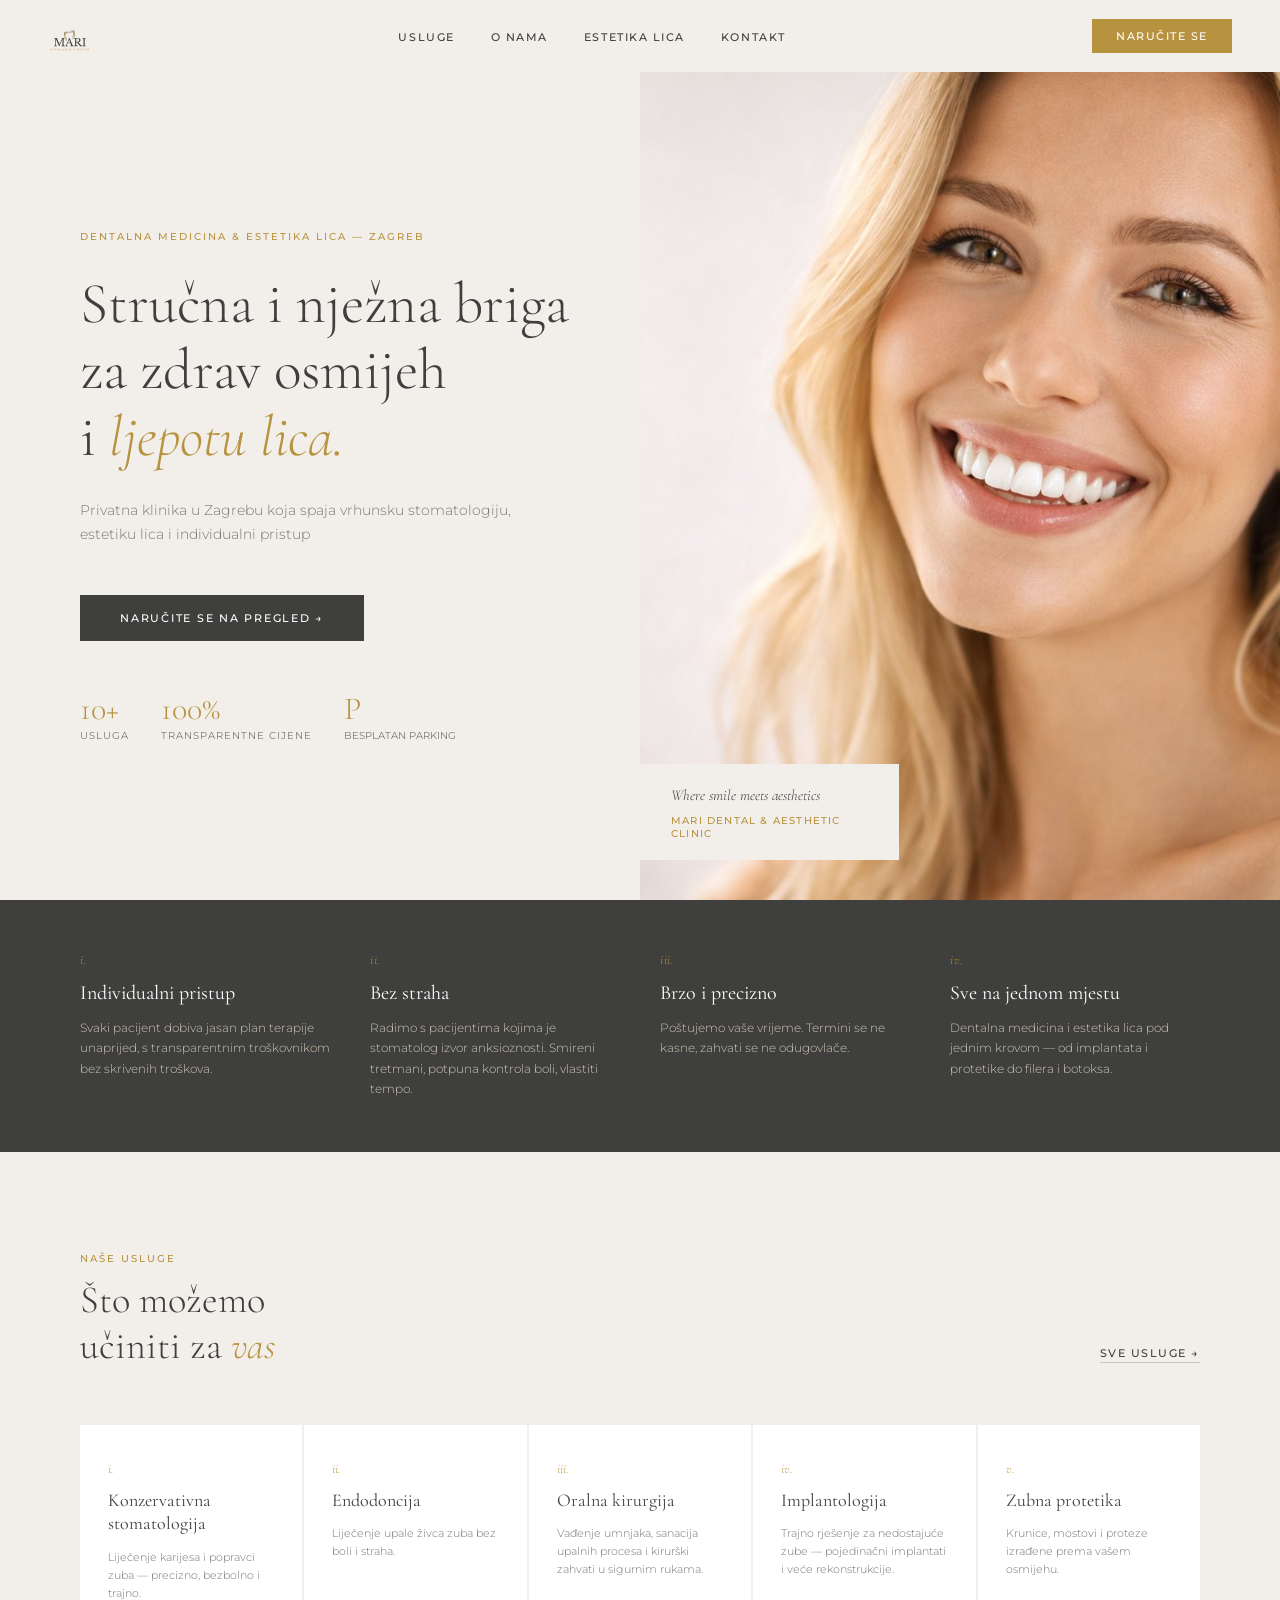
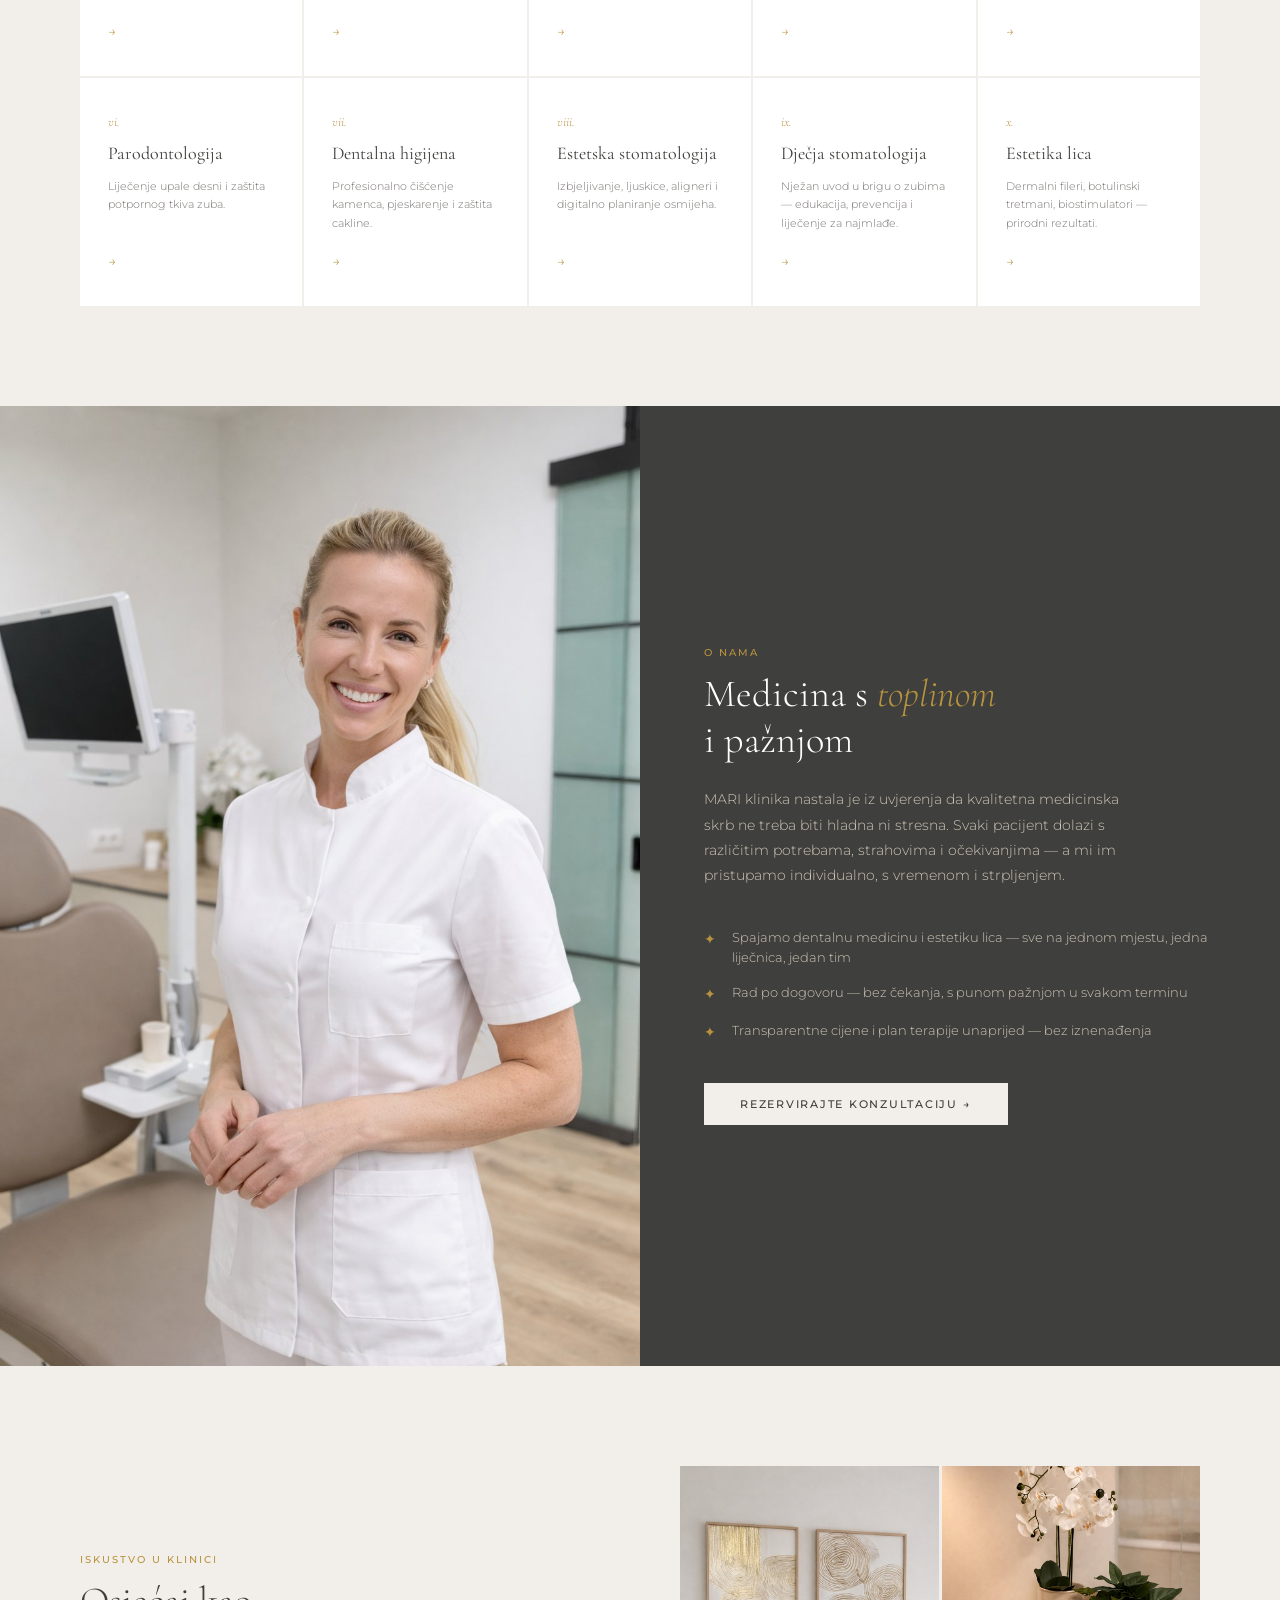
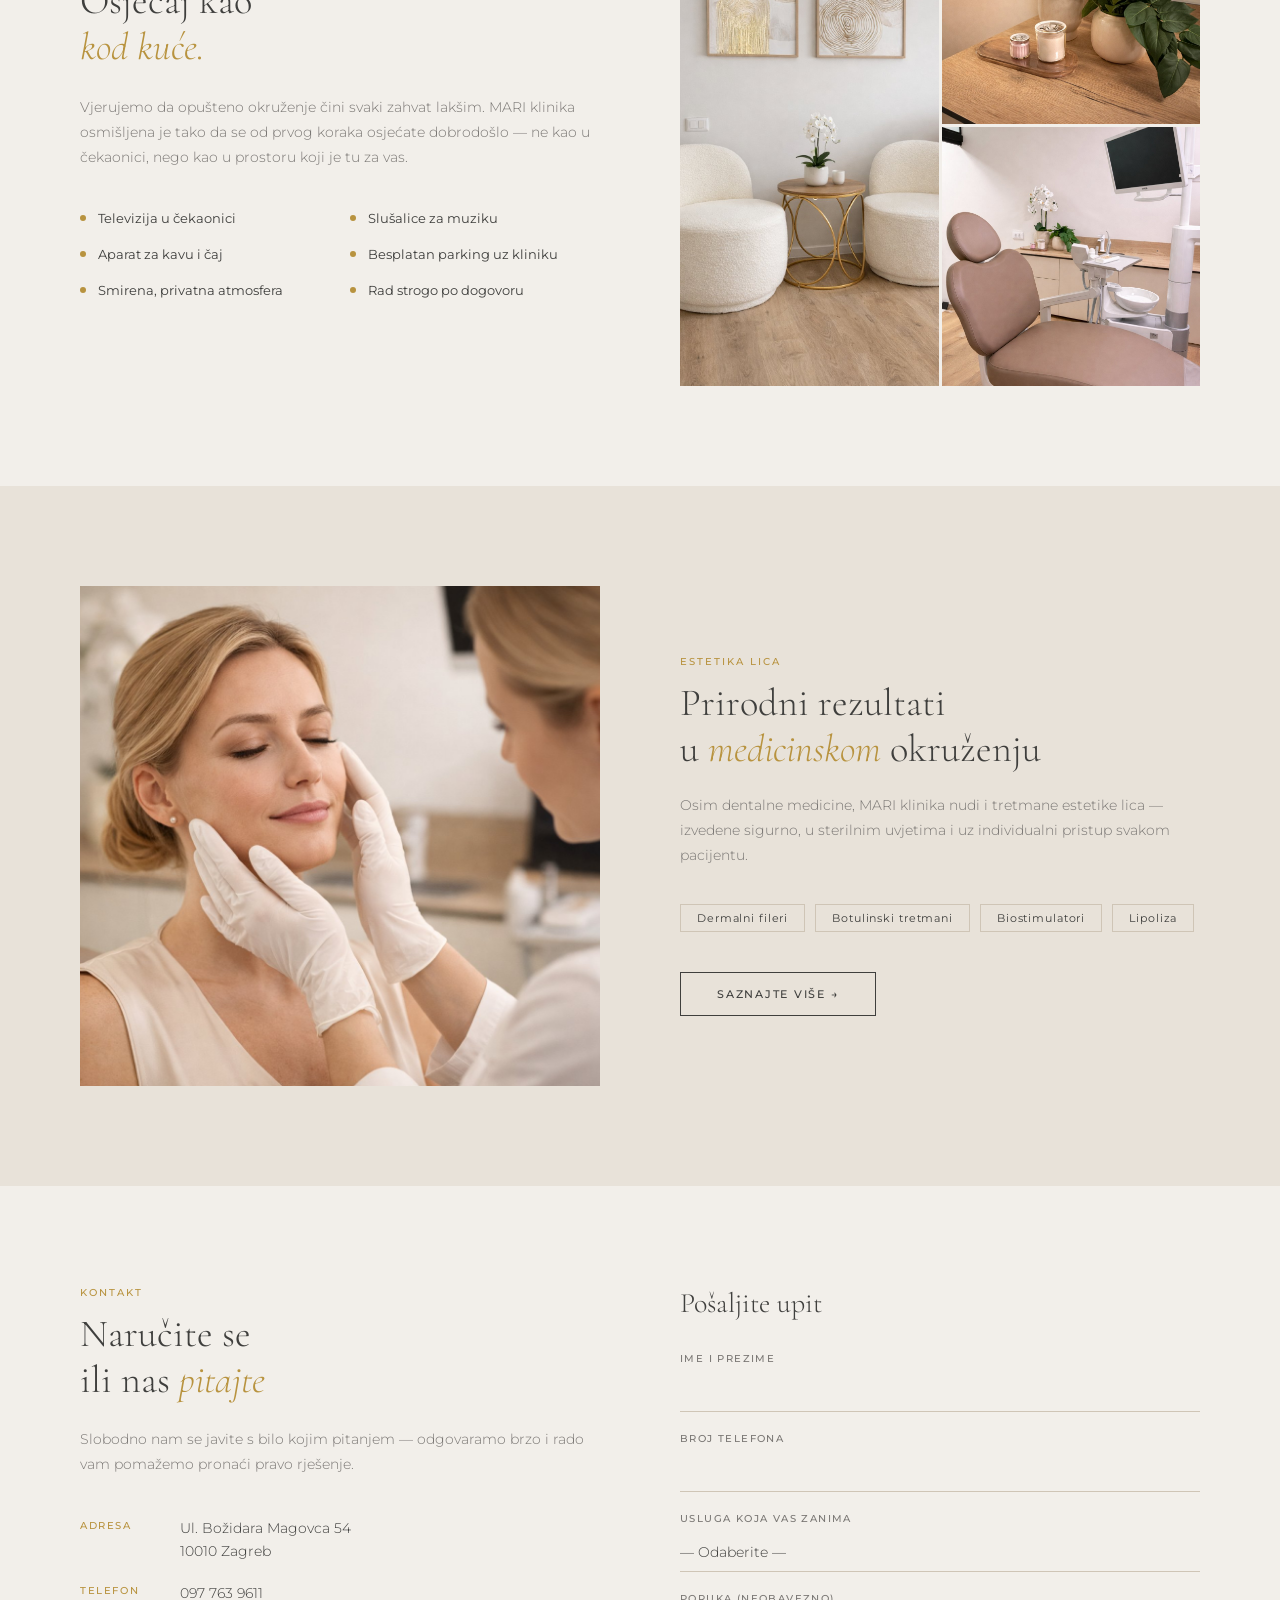
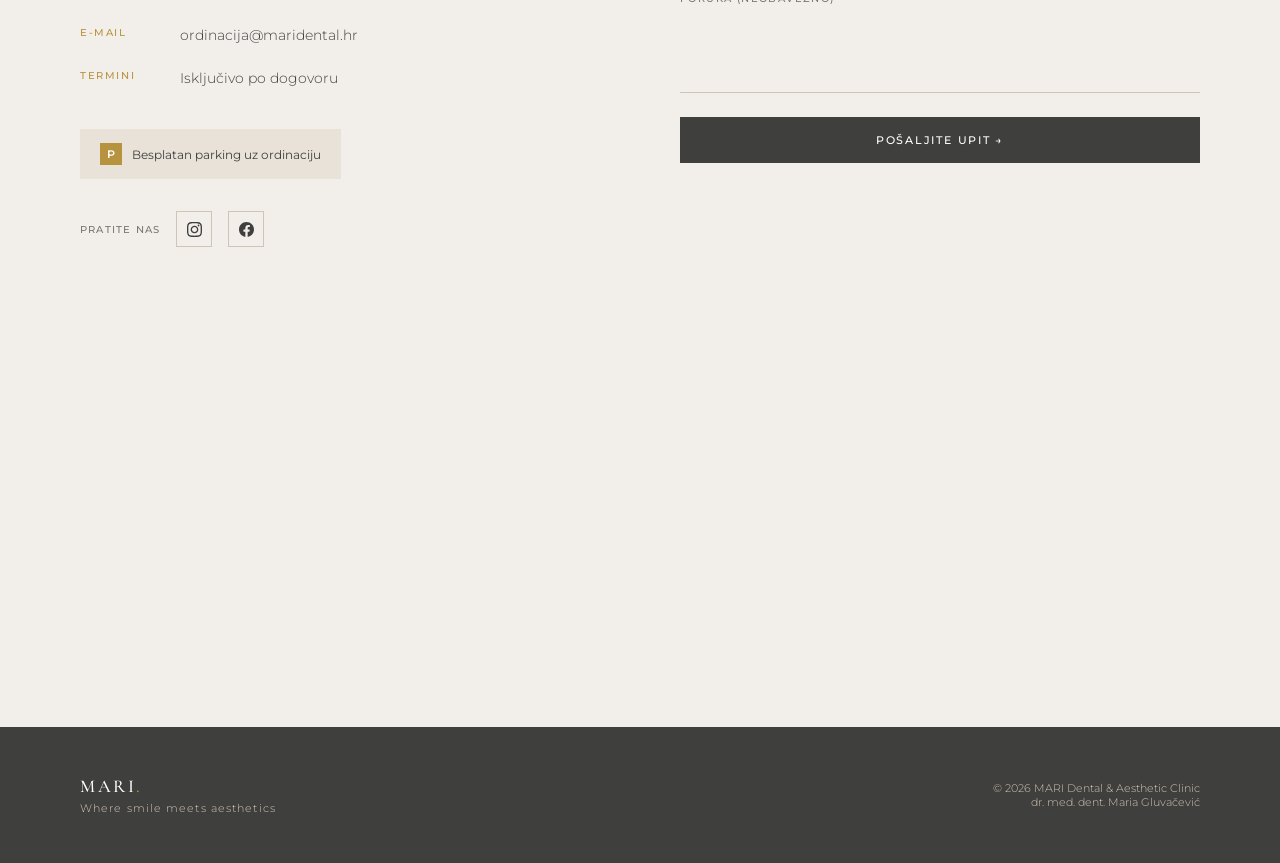
<file: index.html>
<!DOCTYPE html>
<html lang="hr">
<head>
  <meta charset="UTF-8" />
  <meta name="viewport" content="width=device-width, initial-scale=1.0" />
  <title>MARI Dental & Aesthetic Clinic — Zagreb</title>
  <link rel="preconnect" href="https://fonts.googleapis.com" />
  <link rel="preconnect" href="https://fonts.gstatic.com" crossorigin />
  <link href="https://fonts.googleapis.com/css2?family=Cormorant+Garamond:ital,wght@0,300;0,400;0,500;0,600;1,300;1,400;1,500&family=Montserrat:wght@300;400;500;600&display=swap" rel="stylesheet" />
  <style>
    *, *::before, *::after { box-sizing: border-box; margin: 0; padding: 0; }

    :root {
      --off-white: #f2efea;
      --charcoal: #3f3f3d;
      --gold: #b8933f;
      --gold-light: #d4b06a;
      --taupe: #cfc5b6;
      --taupe-light: #e8e2d9;
      --white: #ffffff;
      --text-light: #7a7774;
    }

    html { scroll-behavior: smooth; }

    body {
      font-family: 'Montserrat', sans-serif;
      font-weight: 300;
      color: var(--charcoal);
      background: var(--off-white);
      overflow-x: hidden;
    }

    /* ── NAVIGATION ── */
    nav {
      position: fixed;
      top: 0; left: 0; right: 0;
      z-index: 100;
      padding: 0 48px;
      height: 72px;
      display: flex;
      align-items: center;
      justify-content: space-between;
      background: rgba(242, 239, 234, 0.92);
      backdrop-filter: blur(12px);
      border-bottom: 1px solid transparent;
      transition: border-color 0.3s, box-shadow 0.3s;
    }

    nav.scrolled {
      border-color: var(--taupe);
      box-shadow: 0 2px 20px rgba(63,63,61,0.06);
    }

    .nav-logo {
      font-family: 'Cormorant Garamond', serif;
      font-size: 22px;
      font-weight: 500;
      letter-spacing: 0.12em;
      color: var(--charcoal);
      text-decoration: none;
    }

    .nav-logo span { color: var(--gold); }

    .nav-links {
      display: flex;
      gap: 36px;
      list-style: none;
    }

    .nav-links a {
      font-family: 'Montserrat', sans-serif;
      font-size: 11px;
      font-weight: 500;
      letter-spacing: 0.14em;
      text-transform: uppercase;
      color: var(--charcoal);
      text-decoration: none;
      transition: color 0.2s;
    }

    .nav-links a:hover { color: var(--gold); }

    .nav-cta {
      font-family: 'Montserrat', sans-serif;
      font-size: 11px;
      font-weight: 500;
      letter-spacing: 0.14em;
      text-transform: uppercase;
      color: var(--white);
      background: var(--gold);
      padding: 10px 24px;
      text-decoration: none;
      transition: background 0.2s;
    }

    .nav-cta:hover { background: var(--charcoal); }

    .hamburger {
      display: none;
      flex-direction: column;
      gap: 5px;
      cursor: pointer;
      padding: 4px;
    }

    .hamburger span {
      display: block;
      width: 24px;
      height: 1.5px;
      background: var(--charcoal);
      transition: all 0.3s;
    }

    /* ── HERO ── */
    .hero {
      min-height: 100vh;
      display: grid;
      grid-template-columns: 1fr 1fr;
      padding-top: 72px;
    }

    .hero-content {
      display: flex;
      flex-direction: column;
      justify-content: center;
      padding: 80px 64px 80px 80px;
    }

    .hero-eyebrow {
      font-size: 10px;
      font-weight: 500;
      letter-spacing: 0.2em;
      text-transform: uppercase;
      color: var(--gold);
      margin-bottom: 28px;
    }

    .hero-title {
      font-family: 'Cormorant Garamond', serif;
      font-size: clamp(42px, 4.5vw, 68px);
      font-weight: 300;
      line-height: 1.15;
      color: var(--charcoal);
      margin-bottom: 28px;
    }

    .hero-title em {
      font-style: italic;
      color: var(--gold);
    }

    .hero-subtitle {
      font-size: 14px;
      font-weight: 300;
      line-height: 1.75;
      color: var(--text-light);
      max-width: 440px;
      margin-bottom: 48px;
    }

    .hero-cta {
      display: inline-block;
      font-size: 11px;
      font-weight: 500;
      letter-spacing: 0.16em;
      text-transform: uppercase;
      color: var(--white);
      background: var(--charcoal);
      padding: 16px 40px;
      text-decoration: none;
      transition: background 0.25s, transform 0.2s;
      align-self: flex-start;
    }

    .hero-cta:hover {
      background: var(--gold);
      transform: translateY(-1px);
    }

    .hero-trust {
      margin-top: 52px;
      display: flex;
      gap: 32px;
    }

    .trust-item {
      display: flex;
      flex-direction: column;
      gap: 4px;
    }

    .trust-number {
      font-family: 'Cormorant Garamond', serif;
      font-size: 32px;
      font-weight: 300;
      color: var(--gold);
      line-height: 1;
    }

    .trust-label {
      font-size: 10px;
      font-weight: 400;
      letter-spacing: 0.1em;
      color: var(--text-light);
      text-transform: uppercase;
    }

    .hero-image {
      position: relative;
      overflow: hidden;
      background: var(--taupe-light);
    }

    .hero-image img {
      width: 100%;
      height: 100%;
      object-fit: cover;
      object-position: center 20%;
      display: block;
    }

    .hero-image-overlay {
      position: absolute;
      bottom: 40px;
      left: -1px;
      background: var(--off-white);
      padding: 20px 28px 20px 32px;
      max-width: 260px;
    }

    .hero-image-overlay p {
      font-family: 'Cormorant Garamond', serif;
      font-size: 15px;
      font-style: italic;
      font-weight: 300;
      color: var(--charcoal);
      line-height: 1.5;
    }

    .hero-image-overlay span {
      display: block;
      font-family: 'Montserrat', sans-serif;
      font-size: 10px;
      font-weight: 500;
      letter-spacing: 0.12em;
      text-transform: uppercase;
      color: var(--gold);
      margin-top: 8px;
    }

    /* ── USP STRIP ── */
    .usp-strip {
      background: var(--charcoal);
      padding: 52px 80px;
      display: grid;
      grid-template-columns: repeat(4, 1fr);
      gap: 40px;
    }

    .usp-item {
      display: flex;
      flex-direction: column;
      gap: 12px;
    }

    .usp-num {
      font-family: 'Cormorant Garamond', serif;
      font-size: 13px;
      font-style: italic;
      color: var(--gold);
      letter-spacing: 0.05em;
    }

    .usp-title {
      font-family: 'Cormorant Garamond', serif;
      font-size: 20px;
      font-weight: 400;
      color: var(--white);
      line-height: 1.3;
    }

    .usp-text {
      font-size: 12px;
      font-weight: 300;
      line-height: 1.7;
      color: var(--taupe);
    }

    /* ── SERVICES ── */
    .services {
      padding: 100px 80px;
    }

    .section-header {
      display: flex;
      align-items: flex-end;
      justify-content: space-between;
      margin-bottom: 56px;
    }

    .section-eyebrow {
      font-size: 10px;
      font-weight: 500;
      letter-spacing: 0.2em;
      text-transform: uppercase;
      color: var(--gold);
      margin-bottom: 12px;
    }

    .section-title {
      font-family: 'Cormorant Garamond', serif;
      font-size: clamp(32px, 3vw, 48px);
      font-weight: 300;
      color: var(--charcoal);
      line-height: 1.2;
    }

    .section-title em { font-style: italic; color: var(--gold); }

    .section-link {
      font-size: 11px;
      font-weight: 500;
      letter-spacing: 0.14em;
      text-transform: uppercase;
      color: var(--charcoal);
      text-decoration: none;
      border-bottom: 1px solid var(--taupe);
      padding-bottom: 2px;
      transition: color 0.2s, border-color 0.2s;
      white-space: nowrap;
      margin-bottom: 6px;
    }

    .section-link:hover { color: var(--gold); border-color: var(--gold); }

    .services-grid {
      display: grid;
      grid-template-columns: repeat(5, 1fr);
      gap: 2px;
    }

    .service-card {
      background: var(--white);
      padding: 36px 28px;
      display: flex;
      flex-direction: column;
      gap: 12px;
      text-decoration: none;
      transition: background 0.25s, transform 0.2s;
      position: relative;
      overflow: hidden;
    }

    .service-card::after {
      content: '';
      position: absolute;
      bottom: 0; left: 0; right: 0;
      height: 2px;
      background: var(--gold);
      transform: scaleX(0);
      transform-origin: left;
      transition: transform 0.3s;
    }

    .service-card:hover { background: var(--charcoal); transform: translateY(-3px); }
    .service-card:hover::after { transform: scaleX(1); }
    .service-card:hover .service-num,
    .service-card:hover .service-name,
    .service-card:hover .service-desc,
    .service-card:hover .service-arrow { color: var(--taupe-light); }
    .service-card:hover .service-name { color: var(--white); }

    .service-num {
      font-family: 'Cormorant Garamond', serif;
      font-size: 13px;
      font-style: italic;
      color: var(--gold);
      transition: color 0.25s;
    }

    .service-name {
      font-family: 'Cormorant Garamond', serif;
      font-size: 18px;
      font-weight: 400;
      color: var(--charcoal);
      line-height: 1.3;
      transition: color 0.25s;
    }

    .service-desc {
      font-size: 11px;
      font-weight: 300;
      line-height: 1.65;
      color: var(--text-light);
      flex: 1;
      transition: color 0.25s;
    }

    .service-arrow {
      font-size: 14px;
      color: var(--gold);
      margin-top: 8px;
      transition: color 0.25s;
    }

    /* ── ABOUT / DOCTOR ── */
    .about {
      display: grid;
      grid-template-columns: 1fr 1fr;
      min-height: 600px;
    }

    .about-image {
      position: relative;
      overflow: hidden;
      background: var(--taupe-light);
    }

    .about-image img {
      width: 100%;
      height: 100%;
      object-fit: cover;
      object-position: center top;
      display: block;
    }

    .about-content {
      background: var(--charcoal);
      padding: 80px 64px;
      display: flex;
      flex-direction: column;
      justify-content: center;
    }

    .about-content .section-eyebrow { color: var(--gold); }

    .about-content .section-title { color: var(--white); }

    .about-text {
      font-size: 14px;
      font-weight: 300;
      line-height: 1.8;
      color: var(--taupe);
      margin: 24px 0 40px;
      max-width: 440px;
    }

    .about-details {
      display: flex;
      flex-direction: column;
      gap: 16px;
      margin-bottom: 40px;
    }

    .about-detail {
      display: flex;
      align-items: flex-start;
      gap: 16px;
      font-size: 13px;
      font-weight: 300;
      color: var(--taupe);
      line-height: 1.5;
    }

    .about-detail-icon {
      color: var(--gold);
      font-size: 14px;
      flex-shrink: 0;
      margin-top: 1px;
    }

    .about-cta {
      display: inline-block;
      font-size: 11px;
      font-weight: 500;
      letter-spacing: 0.16em;
      text-transform: uppercase;
      color: var(--charcoal);
      background: var(--off-white);
      padding: 14px 36px;
      text-decoration: none;
      transition: background 0.2s;
      align-self: flex-start;
    }

    .about-cta:hover { background: var(--gold); color: var(--white); }

    /* ── EXPERIENCE / FEEL ── */
    .experience {
      padding: 100px 80px;
      display: grid;
      grid-template-columns: 1fr 1fr;
      gap: 80px;
      align-items: center;
    }

    .experience-text {}

    .experience-title {
      font-family: 'Cormorant Garamond', serif;
      font-size: clamp(32px, 3vw, 48px);
      font-weight: 300;
      color: var(--charcoal);
      line-height: 1.2;
      margin-bottom: 24px;
    }

    .experience-title em { font-style: italic; color: var(--gold); }

    .experience-desc {
      font-size: 14px;
      font-weight: 300;
      line-height: 1.8;
      color: var(--text-light);
      margin-bottom: 40px;
    }

    .amenities {
      display: grid;
      grid-template-columns: 1fr 1fr;
      gap: 20px;
    }

    .amenity {
      display: flex;
      align-items: center;
      gap: 12px;
      font-size: 13px;
      font-weight: 400;
      color: var(--charcoal);
    }

    .amenity-dot {
      width: 6px;
      height: 6px;
      background: var(--gold);
      border-radius: 50%;
      flex-shrink: 0;
    }

    .experience-images {
      display: grid;
      grid-template-columns: 1fr 1fr;
      grid-template-rows: 1fr 1fr;
      gap: 3px;
      height: 520px;
    }

    .exp-img {
      overflow: hidden;
      background: var(--taupe-light);
    }

    .exp-img:first-child {
      grid-row: 1 / 3;
    }

    .exp-img img {
      width: 100%;
      height: 100%;
      object-fit: cover;
      display: block;
      transition: transform 0.5s;
    }

    .exp-img:hover img { transform: scale(1.04); }

    /* ── AESTHETICS TEASER ── */
    .aesthetics {
      background: var(--taupe-light);
      padding: 100px 80px;
      display: grid;
      grid-template-columns: 1fr 1fr;
      gap: 80px;
      align-items: center;
    }

    .aesthetics-image {
      height: 500px;
      overflow: hidden;
      background: var(--taupe);
    }

    .aesthetics-image img {
      width: 100%;
      height: 100%;
      object-fit: cover;
      display: block;
    }

    .aesthetics-content {}

    .aesthetics-content .section-eyebrow { color: var(--gold); }

    .aesthetics-title {
      font-family: 'Cormorant Garamond', serif;
      font-size: clamp(32px, 3vw, 48px);
      font-weight: 300;
      color: var(--charcoal);
      line-height: 1.2;
      margin-bottom: 20px;
    }

    .aesthetics-title em { font-style: italic; color: var(--gold); }

    .aesthetics-desc {
      font-size: 14px;
      font-weight: 300;
      line-height: 1.8;
      color: var(--text-light);
      margin-bottom: 36px;
    }

    .aesthetics-treatments {
      display: flex;
      flex-wrap: wrap;
      gap: 10px;
      margin-bottom: 40px;
    }

    .treatment-tag {
      font-size: 11px;
      font-weight: 400;
      letter-spacing: 0.08em;
      color: var(--charcoal);
      border: 1px solid var(--taupe);
      padding: 6px 16px;
      transition: background 0.2s, color 0.2s;
    }

    .treatment-tag:hover { background: var(--gold); color: var(--white); border-color: var(--gold); }

    .aesthetics-cta {
      display: inline-block;
      font-size: 11px;
      font-weight: 500;
      letter-spacing: 0.16em;
      text-transform: uppercase;
      color: var(--charcoal);
      border: 1px solid var(--charcoal);
      padding: 14px 36px;
      text-decoration: none;
      transition: all 0.2s;
    }

    .aesthetics-cta:hover { background: var(--charcoal); color: var(--white); }

    /* ── CONTACT ── */
    .contact {
      padding: 100px 80px;
      display: grid;
      grid-template-columns: 1fr 1fr;
      gap: 80px;
      align-items: start;
    }

    .contact-info {}

    .contact-info .section-eyebrow { margin-bottom: 12px; }

    .contact-info .section-title { margin-bottom: 24px; }

    .contact-desc {
      font-size: 14px;
      font-weight: 300;
      line-height: 1.8;
      color: var(--text-light);
      margin-bottom: 40px;
    }

    .contact-details {
      display: flex;
      flex-direction: column;
      gap: 20px;
      margin-bottom: 40px;
    }

    .contact-detail {
      display: flex;
      gap: 20px;
    }

    .contact-detail-label {
      font-size: 10px;
      font-weight: 500;
      letter-spacing: 0.16em;
      text-transform: uppercase;
      color: var(--gold);
      width: 80px;
      flex-shrink: 0;
      padding-top: 2px;
    }

    .contact-detail-value {
      font-size: 14px;
      font-weight: 300;
      color: var(--charcoal);
      line-height: 1.6;
    }

    .contact-detail-value a {
      color: var(--charcoal);
      text-decoration: none;
      transition: color 0.2s;
    }

    .contact-detail-value a:hover { color: var(--gold); }

    .contact-parking {
      display: inline-flex;
      align-items: center;
      gap: 10px;
      background: var(--taupe-light);
      padding: 14px 20px;
      font-size: 12px;
      font-weight: 400;
      color: var(--charcoal);
      margin-bottom: 32px;
    }

    .contact-parking-icon {
      background: var(--gold);
      color: var(--white);
      font-size: 11px;
      font-weight: 600;
      width: 22px;
      height: 22px;
      display: flex;
      align-items: center;
      justify-content: center;
      flex-shrink: 0;
      font-family: 'Montserrat', sans-serif;
    }

    .contact-social {
      display: flex;
      gap: 16px;
      align-items: center;
    }

    .contact-social-label {
      font-size: 10px;
      font-weight: 500;
      letter-spacing: 0.12em;
      text-transform: uppercase;
      color: var(--text-light);
    }

    .social-icon {
      width: 36px;
      height: 36px;
      border: 1px solid var(--taupe);
      display: flex;
      align-items: center;
      justify-content: center;
      text-decoration: none;
      color: var(--charcoal);
      transition: all 0.2s;
    }

    .social-icon:hover { background: var(--charcoal); color: var(--white); border-color: var(--charcoal); }

    .social-icon svg { width: 15px; height: 15px; fill: currentColor; }

    /* Contact Form */
    .contact-form-wrap {}

    .contact-form-title {
      font-family: 'Cormorant Garamond', serif;
      font-size: 28px;
      font-weight: 300;
      color: var(--charcoal);
      margin-bottom: 32px;
    }

    .form-group {
      margin-bottom: 20px;
    }

    .form-label {
      display: block;
      font-size: 10px;
      font-weight: 500;
      letter-spacing: 0.14em;
      text-transform: uppercase;
      color: var(--text-light);
      margin-bottom: 8px;
    }

    .form-input,
    .form-select,
    .form-textarea {
      width: 100%;
      border: none;
      border-bottom: 1px solid var(--taupe);
      background: transparent;
      font-family: 'Montserrat', sans-serif;
      font-size: 14px;
      font-weight: 300;
      color: var(--charcoal);
      padding: 10px 0;
      outline: none;
      transition: border-color 0.2s;
      appearance: none;
    }

    .form-input:focus,
    .form-select:focus,
    .form-textarea:focus { border-color: var(--gold); }

    .form-textarea {
      height: 80px;
      resize: none;
    }

    .form-submit {
      width: 100%;
      border: none;
      background: var(--charcoal);
      color: var(--white);
      font-family: 'Montserrat', sans-serif;
      font-size: 11px;
      font-weight: 500;
      letter-spacing: 0.16em;
      text-transform: uppercase;
      padding: 16px;
      cursor: pointer;
      transition: background 0.2s;
      margin-top: 8px;
    }

    .form-submit:hover { background: var(--gold); }

    /* ── MAP ── */
    .map-section {
      height: 380px;
      overflow: hidden;
    }

    .map-section iframe {
      width: 100%;
      height: 100%;
      border: none;
      filter: grayscale(30%) contrast(0.95);
      display: block;
    }

    /* ── FOOTER ── */
    footer {
      background: var(--charcoal);
      padding: 48px 80px;
      display: flex;
      justify-content: space-between;
      align-items: center;
    }

    .footer-logo {
      font-family: 'Cormorant Garamond', serif;
      font-size: 18px;
      font-weight: 500;
      letter-spacing: 0.14em;
      color: var(--white);
    }

    .footer-logo span { color: var(--gold); }

    .footer-tagline {
      font-size: 11px;
      font-weight: 300;
      letter-spacing: 0.1em;
      color: var(--taupe);
      margin-top: 4px;
    }

    .footer-copy {
      font-size: 11px;
      font-weight: 300;
      color: var(--taupe);
      text-align: right;
    }

    /* ── MOBILE ── */
    @media (max-width: 1024px) {
      nav { padding: 0 32px; }
      .nav-links, .nav-cta { display: none; }
      .hamburger { display: flex; }

      .hero { grid-template-columns: 1fr; }
      .hero-image { height: 55vw; order: -1; }
      .hero-image-overlay { display: none; }
      .hero-content { padding: 48px 32px 64px; }
      .hero-trust { gap: 24px; }

      .usp-strip {
        grid-template-columns: 1fr 1fr;
        padding: 52px 32px;
        gap: 32px;
      }

      .services { padding: 72px 32px; }
      .services-grid { grid-template-columns: repeat(2, 1fr); }
      .section-header { flex-direction: column; align-items: flex-start; gap: 16px; }

      .about { grid-template-columns: 1fr; }
      .about-image { height: 60vw; }
      .about-content { padding: 56px 32px; }

      .experience { grid-template-columns: 1fr; padding: 72px 32px; gap: 48px; }
      .experience-images { grid-template-columns: 1fr 1fr; height: 320px; }

      .aesthetics { grid-template-columns: 1fr; padding: 72px 32px; gap: 48px; }
      .aesthetics-image { height: 60vw; }

      .contact { grid-template-columns: 1fr; padding: 72px 32px; gap: 56px; }

      footer { flex-direction: column; gap: 20px; padding: 40px 32px; text-align: center; }
      .footer-copy { text-align: center; }
    }

    @media (max-width: 640px) {
      .usp-strip { grid-template-columns: 1fr; }
      .services-grid { grid-template-columns: 1fr; }
      .amenities { grid-template-columns: 1fr; }
      .experience-images { height: 240px; }
    }

    /* Mobile nav open */
    .mobile-nav {
      display: none;
      position: fixed;
      top: 72px; left: 0; right: 0; bottom: 0;
      background: var(--off-white);
      z-index: 99;
      flex-direction: column;
      padding: 40px 32px;
      gap: 32px;
    }

    .mobile-nav.open { display: flex; }

    .mobile-nav a {
      font-family: 'Cormorant Garamond', serif;
      font-size: 28px;
      font-weight: 300;
      color: var(--charcoal);
      text-decoration: none;
      letter-spacing: 0.05em;
    }

    .mobile-nav .mobile-cta {
      font-family: 'Montserrat', sans-serif;
      font-size: 12px;
      font-weight: 500;
      letter-spacing: 0.16em;
      text-transform: uppercase;
      background: var(--gold);
      color: var(--white);
      padding: 16px 32px;
      margin-top: 8px;
      display: inline-block;
    }

    /* Fade-in on scroll */
    .reveal {
      opacity: 0;
      transform: translateY(24px);
      transition: opacity 0.7s ease, transform 0.7s ease;
    }

    .reveal.visible {
      opacity: 1;
      transform: translateY(0);
    }
  </style>
</head>
<body>

  <!-- NAVIGATION -->
  <nav id="mainNav">
    <a href="#" class="nav-logo">
      <img src="slike/logo.svg" alt="MARI" style="height:32px; display:block;" onerror="this.style.display='none'; this.nextElementSibling.style.display='block'">
      <span style="display:none">MARI<span style="color:var(--gold)">.</span></span>
    </a>
    <ul class="nav-links">
      <li><a href="#usluge">Usluge</a></li>
      <li><a href="#o-nama">O nama</a></li>
      <li><a href="#estetika">Estetika lica</a></li>
      <li><a href="#kontakt">Kontakt</a></li>
    </ul>
    <a href="#kontakt" class="nav-cta">Naručite se</a>
    <div class="hamburger" id="hamburger" onclick="toggleMenu()">
      <span></span><span></span><span></span>
    </div>
  </nav>

  <!-- Mobile nav -->
  <div class="mobile-nav" id="mobileNav">
    <a href="#usluge" onclick="toggleMenu()">Usluge</a>
    <a href="#o-nama" onclick="toggleMenu()">O nama</a>
    <a href="#estetika" onclick="toggleMenu()">Estetika lica</a>
    <a href="#kontakt" onclick="toggleMenu()">Kontakt</a>
    <a href="#kontakt" class="mobile-cta" onclick="toggleMenu()">Naručite se →</a>
  </div>

  <!-- HERO -->
  <section class="hero">
    <div class="hero-content">
      <p class="hero-eyebrow">Dentalna medicina &amp; estetika lica — Zagreb</p>
      <h1 class="hero-title">
        Stručna i nježna briga<br>
        za zdrav osmijeh<br>
        i <em>ljepotu lica.</em>
      </h1>
      <p class="hero-subtitle">
        Privatna klinika u Zagrebu koja spaja vrhunsku stomatologiju, estetiku lica i individualni pristup
      </p>
      <a href="#kontakt" class="hero-cta">Naručite se na pregled →</a>
      <div class="hero-trust">
        <div class="trust-item">
          <span class="trust-number">10+</span>
          <span class="trust-label">Usluga</span>
        </div>
        <div class="trust-item">
          <span class="trust-number">100%</span>
          <span class="trust-label">Transparentne cijene</span>
        </div>
        <div class="trust-item">
          <span class="trust-number">P</span>
          <span class="trust-label" style="letter-spacing:0; font-size:10px;">Besplatan parking</span>
        </div>
      </div>
    </div>
    <div class="hero-image">
      <!-- Zamijeni src s pravom slikom kada bude dostupna -->
      <img src="slike/hero.png" alt="MARI Dental & Aesthetic Clinic" onerror="this.parentElement.style.background='var(--taupe-light)'; this.style.display='none'" />
      <div class="hero-image-overlay">
        <p>Where smile meets aesthetics</p>
        <span>MARI Dental &amp; Aesthetic Clinic</span>
      </div>
    </div>
  </section>

  <!-- USP STRIP -->
  <section class="usp-strip">
    <div class="usp-item reveal">
      <span class="usp-num">i.</span>
      <h3 class="usp-title">Individualni pristup</h3>
      <p class="usp-text">Svaki pacijent dobiva jasan plan terapije unaprijed, s transparentnim troškovnikom bez skrivenih troškova.</p>
    </div>
    <div class="usp-item reveal">
      <span class="usp-num">ii.</span>
      <h3 class="usp-title">Bez straha</h3>
      <p class="usp-text">Radimo s pacijentima kojima je stomatolog izvor anksioznosti. Smireni tretmani, potpuna kontrola boli, vlastiti tempo.</p>
    </div>
    <div class="usp-item reveal">
      <span class="usp-num">iii.</span>
      <h3 class="usp-title">Brzo i precizno</h3>
      <p class="usp-text">Poštujemo vaše vrijeme. Termini se ne kasne, zahvati se ne odugovlače.</p>
    </div>
    <div class="usp-item reveal">
      <span class="usp-num">iv.</span>
      <h3 class="usp-title">Sve na jednom mjestu</h3>
      <p class="usp-text">Dentalna medicina i estetika lica pod jednim krovom — od implantata i protetike do filera i botoksa.</p>
    </div>
  </section>

  <!-- SERVICES -->
  <section class="services" id="usluge">
    <div class="section-header">
      <div>
        <p class="section-eyebrow">Naše usluge</p>
        <h2 class="section-title">Što možemo<br>učiniti za <em>vas</em></h2>
      </div>
      <a href="usluge.html" class="section-link">Sve usluge →</a>
    </div>
    <div class="services-grid">
      <a href="konzervativna-stomatologija.html" class="service-card reveal">
        <span class="service-num">i.</span>
        <h3 class="service-name">Konzervativna stomatologija</h3>
        <p class="service-desc">Liječenje karijesa i popravci zuba — precizno, bezbolno i trajno.</p>
        <span class="service-arrow">→</span>
      </a>
      <a href="endodoncija.html" class="service-card reveal">
        <span class="service-num">ii.</span>
        <h3 class="service-name">Endodoncija</h3>
        <p class="service-desc">Liječenje upale živca zuba bez boli i straha.</p>
        <span class="service-arrow">→</span>
      </a>
      <a href="oralna-kirurgija.html" class="service-card reveal">
        <span class="service-num">iii.</span>
        <h3 class="service-name">Oralna kirurgija</h3>
        <p class="service-desc">Vađenje umnjaka, sanacija upalnih procesa i kirurški zahvati u sigurnim rukama.</p>
        <span class="service-arrow">→</span>
      </a>
      <a href="implantologija.html" class="service-card reveal">
        <span class="service-num">iv.</span>
        <h3 class="service-name">Implantologija</h3>
        <p class="service-desc">Trajno rješenje za nedostajuće zube — pojedinačni implantati i veće rekonstrukcije.</p>
        <span class="service-arrow">→</span>
      </a>
      <a href="protetika.html" class="service-card reveal">
        <span class="service-num">v.</span>
        <h3 class="service-name">Zubna protetika</h3>
        <p class="service-desc">Krunice, mostovi i proteze izrađene prema vašem osmijehu.</p>
        <span class="service-arrow">→</span>
      </a>
      <a href="parodontologija.html" class="service-card reveal">
        <span class="service-num">vi.</span>
        <h3 class="service-name">Parodontologija</h3>
        <p class="service-desc">Liječenje upale desni i zaštita potpornog tkiva zuba.</p>
        <span class="service-arrow">→</span>
      </a>
      <a href="dentalna-higijena.html" class="service-card reveal">
        <span class="service-num">vii.</span>
        <h3 class="service-name">Dentalna higijena</h3>
        <p class="service-desc">Profesionalno čišćenje kamenca, pjeskarenje i zaštita cakline.</p>
        <span class="service-arrow">→</span>
      </a>
      <a href="estetska-stomatologija.html" class="service-card reveal">
        <span class="service-num">viii.</span>
        <h3 class="service-name">Estetska stomatologija</h3>
        <p class="service-desc">Izbjeljivanje, ljuskice, aligneri i digitalno planiranje osmijeha.</p>
        <span class="service-arrow">→</span>
      </a>
      <a href="djecja-stomatologija.html" class="service-card reveal">
        <span class="service-num">ix.</span>
        <h3 class="service-name">Dječja stomatologija</h3>
        <p class="service-desc">Nježan uvod u brigu o zubima — edukacija, prevencija i liječenje za najmlađe.</p>
        <span class="service-arrow">→</span>
      </a>
      <a href="estetika-lica.html" class="service-card reveal">
        <span class="service-num">x.</span>
        <h3 class="service-name">Estetika lica</h3>
        <p class="service-desc">Dermalni fileri, botulinski tretmani, biostimulatori — prirodni rezultati.</p>
        <span class="service-arrow">→</span>
      </a>
    </div>
  </section>

  <!-- ABOUT / DOCTOR -->
  <section class="about" id="o-nama">
    <div class="about-image">
      <img src="slike/doktorica.png" alt="dr. med. dent. Maria Gluvačević" onerror="this.parentElement.style.background='var(--taupe-light)'; this.style.display='none'" />
    </div>
    <div class="about-content">
      <p class="section-eyebrow">O nama</p>
      <h2 class="section-title" style="color:white">
        Medicina s <em>toplinom</em><br>i pažnjom
      </h2>
      <p class="about-text">
        MARI klinika nastala je iz uvjerenja da kvalitetna medicinska skrb ne treba biti hladna ni stresna. Svaki pacijent dolazi s različitim potrebama, strahovima i očekivanjima — a mi im pristupamo individualno, s vremenom i strpljenjem.
      </p>
      <div class="about-details">
        <div class="about-detail">
          <span class="about-detail-icon">✦</span>
          <span>Spajamo dentalnu medicinu i estetiku lica — sve na jednom mjestu, jedna liječnica, jedan tim</span>
        </div>
        <div class="about-detail">
          <span class="about-detail-icon">✦</span>
          <span>Rad po dogovoru — bez čekanja, s punom pažnjom u svakom terminu</span>
        </div>
        <div class="about-detail">
          <span class="about-detail-icon">✦</span>
          <span>Transparentne cijene i plan terapije unaprijed — bez iznenađenja</span>
        </div>
      </div>
      <a href="#kontakt" class="about-cta">Rezervirajte konzultaciju →</a>
    </div>
  </section>

  <!-- EXPERIENCE / FEEL AT HOME -->
  <section class="experience">
    <div class="experience-text reveal">
      <p class="section-eyebrow">Iskustvo u klinici</p>
      <h2 class="experience-title">
        Osjećaj kao<br><em>kod kuće.</em>
      </h2>
      <p class="experience-desc">
        Vjerujemo da opušteno okruženje čini svaki zahvat lakšim. MARI klinika osmišljena je tako da se od prvog koraka osjećate dobrodošlo — ne kao u čekaonici, nego kao u prostoru koji je tu za vas.
      </p>
      <div class="amenities">
        <div class="amenity"><span class="amenity-dot"></span>Televizija u čekaonici</div>
        <div class="amenity"><span class="amenity-dot"></span>Slušalice za muziku</div>
        <div class="amenity"><span class="amenity-dot"></span>Aparat za kavu i čaj</div>
        <div class="amenity"><span class="amenity-dot"></span>Besplatan parking uz kliniku</div>
        <div class="amenity"><span class="amenity-dot"></span>Smirena, privatna atmosfera</div>
        <div class="amenity"><span class="amenity-dot"></span>Rad strogo po dogovoru</div>
      </div>
    </div>
    <div class="experience-images">
      <div class="exp-img">
        <img src="slike/cekaonica.png" alt="Prostor klinike" onerror="this.parentElement.style.background='var(--taupe-light)'; this.style.display='none'" />
      </div>
      <div class="exp-img">
        <img src="slike/orhideja.png" alt="Detalj prostora" onerror="this.parentElement.style.background='var(--taupe)'; this.style.display='none'" />
      </div>
      <div class="exp-img">
        <img src="slike/stolica.png" alt="Ordinacija" onerror="this.parentElement.style.background='#d4cfc7'; this.style.display='none'" />
      </div>
    </div>
  </section>

  <!-- AESTHETICS TEASER -->
  <section class="aesthetics" id="estetika">
    <div class="aesthetics-image reveal">
      <img src="slike/estetikalica.png" alt="Estetika lica" onerror="this.parentElement.style.background='var(--taupe)'; this.style.display='none'" />
    </div>
    <div class="aesthetics-content reveal">
      <p class="section-eyebrow">Estetika lica</p>
      <h2 class="aesthetics-title">
        Prirodni rezultati<br>u <em>medicinskom</em> okruženju
      </h2>
      <p class="aesthetics-desc">
        Osim dentalne medicine, MARI klinika nudi i tretmane estetike lica — izvedene sigurno, u sterilnim uvjetima i uz individualni pristup svakom pacijentu.
      </p>
      <div class="aesthetics-treatments">
        <span class="treatment-tag">Dermalni fileri</span>
        <span class="treatment-tag">Botulinski tretmani</span>
        <span class="treatment-tag">Biostimulatori</span>
        <span class="treatment-tag">Lipoliza</span>
      </div>
      <a href="estetika-lica.html" class="aesthetics-cta">Saznajte više →</a>
    </div>
  </section>

  <!-- CONTACT -->
  <section class="contact" id="kontakt">
    <div class="contact-info reveal">
      <p class="section-eyebrow">Kontakt</p>
      <h2 class="section-title">Naručite se<br>ili nas <em>pitajte</em></h2>
      <p class="contact-desc">
        Slobodno nam se javite s bilo kojim pitanjem — odgovaramo brzo i rado vam pomažemo pronaći pravo rješenje.
      </p>
      <div class="contact-details">
        <div class="contact-detail">
          <span class="contact-detail-label">Adresa</span>
          <span class="contact-detail-value">Ul. Božidara Magovca 54<br>10010 Zagreb</span>
        </div>
        <div class="contact-detail">
          <span class="contact-detail-label">Telefon</span>
          <span class="contact-detail-value">
            <a href="tel:+385977639611">097 763 9611</a>
          </span>
        </div>
        <div class="contact-detail">
          <span class="contact-detail-label">E-mail</span>
          <span class="contact-detail-value">
            <a href="mailto:ordinacija@maridental.hr">ordinacija@maridental.hr</a>
          </span>
        </div>
        <div class="contact-detail">
          <span class="contact-detail-label">Termini</span>
          <span class="contact-detail-value">Isključivo po dogovoru</span>
        </div>
      </div>
      <div class="contact-parking">
        <div class="contact-parking-icon">P</div>
        Besplatan parking uz ordinaciju
      </div>
      <div class="contact-social">
        <span class="contact-social-label">Pratite nas</span>
        <a href="https://www.instagram.com/maridental.hr" target="_blank" rel="noopener" class="social-icon" aria-label="Instagram">
          <svg viewBox="0 0 24 24" xmlns="http://www.w3.org/2000/svg"><path d="M12 2.163c3.204 0 3.584.012 4.85.07 3.252.148 4.771 1.691 4.919 4.919.058 1.265.069 1.645.069 4.849 0 3.205-.012 3.584-.069 4.849-.149 3.225-1.664 4.771-4.919 4.919-1.266.058-1.644.07-4.85.07-3.204 0-3.584-.012-4.849-.07-3.26-.149-4.771-1.699-4.919-4.92-.058-1.265-.07-1.644-.07-4.849 0-3.204.013-3.583.07-4.849.149-3.227 1.664-4.771 4.919-4.919 1.266-.057 1.645-.069 4.849-.069zm0-2.163c-3.259 0-3.667.014-4.947.072-4.358.2-6.78 2.618-6.98 6.98-.059 1.281-.073 1.689-.073 4.948 0 3.259.014 3.668.072 4.948.2 4.358 2.618 6.78 6.98 6.98 1.281.058 1.689.072 4.948.072 3.259 0 3.668-.014 4.948-.072 4.354-.2 6.782-2.618 6.979-6.98.059-1.28.073-1.689.073-4.948 0-3.259-.014-3.667-.072-4.947-.196-4.354-2.617-6.78-6.979-6.98-1.281-.059-1.69-.073-4.949-.073zm0 5.838c-3.403 0-6.162 2.759-6.162 6.162s2.759 6.163 6.162 6.163 6.162-2.759 6.162-6.163c0-3.403-2.759-6.162-6.162-6.162zm0 10.162c-2.209 0-4-1.79-4-4 0-2.209 1.791-4 4-4s4 1.791 4 4c0 2.21-1.791 4-4 4zm6.406-11.845c-.796 0-1.441.645-1.441 1.44s.645 1.44 1.441 1.44c.795 0 1.439-.645 1.439-1.44s-.644-1.44-1.439-1.44z"/></svg>
        </a>
        <a href="https://www.facebook.com/maridental.hr" target="_blank" rel="noopener" class="social-icon" aria-label="Facebook">
          <svg viewBox="0 0 24 24" xmlns="http://www.w3.org/2000/svg"><path d="M24 12.073c0-6.627-5.373-12-12-12s-12 5.373-12 12c0 5.99 4.388 10.954 10.125 11.854v-8.385H7.078v-3.47h3.047V9.43c0-3.007 1.792-4.669 4.533-4.669 1.312 0 2.686.235 2.686.235v2.953H15.83c-1.491 0-1.956.925-1.956 1.874v2.25h3.328l-.532 3.47h-2.796v8.385C19.612 23.027 24 18.062 24 12.073z"/></svg>
        </a>
      </div>
    </div>

    <div class="contact-form-wrap reveal">
      <h3 class="contact-form-title">Pošaljite upit</h3>
      <div class="form-group">
        <label class="form-label" for="ime">Ime i prezime</label>
        <input class="form-input" type="text" id="ime" name="ime" autocomplete="name" />
      </div>
      <div class="form-group">
        <label class="form-label" for="tel">Broj telefona</label>
        <input class="form-input" type="tel" id="tel" name="tel" autocomplete="tel" />
      </div>
      <div class="form-group">
        <label class="form-label" for="usluga">Usluga koja vas zanima</label>
        <select class="form-select" id="usluga" name="usluga">
          <option value="">— Odaberite —</option>
          <option>Konzervativna stomatologija</option>
          <option>Endodoncija</option>
          <option>Oralna kirurgija</option>
          <option>Implantologija</option>
          <option>Zubna protetika</option>
          <option>Parodontologija</option>
          <option>Dentalna higijena</option>
          <option>Estetska stomatologija</option>
          <option>Dječja stomatologija</option>
          <option>Estetika lica</option>
          <option>Nisam sigurna/siguran</option>
        </select>
      </div>
      <div class="form-group">
        <label class="form-label" for="poruka">Poruka (neobavezno)</label>
        <textarea class="form-textarea" id="poruka" name="poruka"></textarea>
      </div>
      <a href="#" class="form-submit" id="formSubmit" onclick="submitForm(event)" style="display:block; text-align:center; cursor:pointer; padding:16px; background:var(--charcoal); color:var(--white); font-family:'Montserrat',sans-serif; font-size:11px; font-weight:500; letter-spacing:0.16em; text-transform:uppercase; text-decoration:none; transition:background 0.2s;">
        Pošaljite upit →
      </a>
    </div>
  </section>

  <!-- MAP -->
  <div class="map-section">
    <iframe
      src="https://www.google.com/maps/embed?pb=!1m18!1m12!1m3!1d2781.3!2d15.9767!3d45.7889!2m3!1f0!2f0!3f0!3m2!1i1024!2i768!4f13.1!3m3!1m2!1s0x4765d6e1234abcde%3A0x1234567890abcdef!2sUl.+Bo%C5%BEidara+Magovca+54%2C+10010+Zagreb!5e0!3m2!1shr!2shr!4v1234567890"
      allowfullscreen=""
      loading="lazy"
      referrerpolicy="no-referrer-when-downgrade"
      title="Lokacija MARI klinike">
    </iframe>
  </div>

  <!-- FOOTER -->
  <footer>
    <div>
      <div class="footer-logo">MARI<span>.</span></div>
      <div class="footer-tagline">Where smile meets aesthetics</div>
    </div>
    <div class="footer-copy">
      © 2026 MARI Dental &amp; Aesthetic Clinic<br>
      dr. med. dent. Maria Gluvačević
    </div>
  </footer>

  <script>
    // Nav scroll effect
    const nav = document.getElementById('mainNav');
    window.addEventListener('scroll', () => {
      nav.classList.toggle('scrolled', window.scrollY > 20);
    });

    // Mobile menu
    function toggleMenu() {
      document.getElementById('mobileNav').classList.toggle('open');
    }

    // Reveal on scroll
    const reveals = document.querySelectorAll('.reveal');
    const observer = new IntersectionObserver((entries) => {
      entries.forEach((entry, i) => {
        if (entry.isIntersecting) {
          setTimeout(() => entry.target.classList.add('visible'), i * 80);
          observer.unobserve(entry.target);
        }
      });
    }, { threshold: 0.12 });
    reveals.forEach(el => observer.observe(el));

    // Form submit → mailto
    function submitForm(e) {
      e.preventDefault();
      const ime = document.getElementById('ime').value;
      const tel = document.getElementById('tel').value;
      const usluga = document.getElementById('usluga').value;
      const poruka = document.getElementById('poruka').value;
      const body = `Ime: ${ime}\nTelefon: ${tel}\nUsluga: ${usluga}\nPoruka: ${poruka}`;
      window.location.href = `mailto:ordinacija@maridental.hr?subject=Upit%20s%20web%20stranice&body=${encodeURIComponent(body)}`;
    }
  </script>
</body>
</html>
</file>
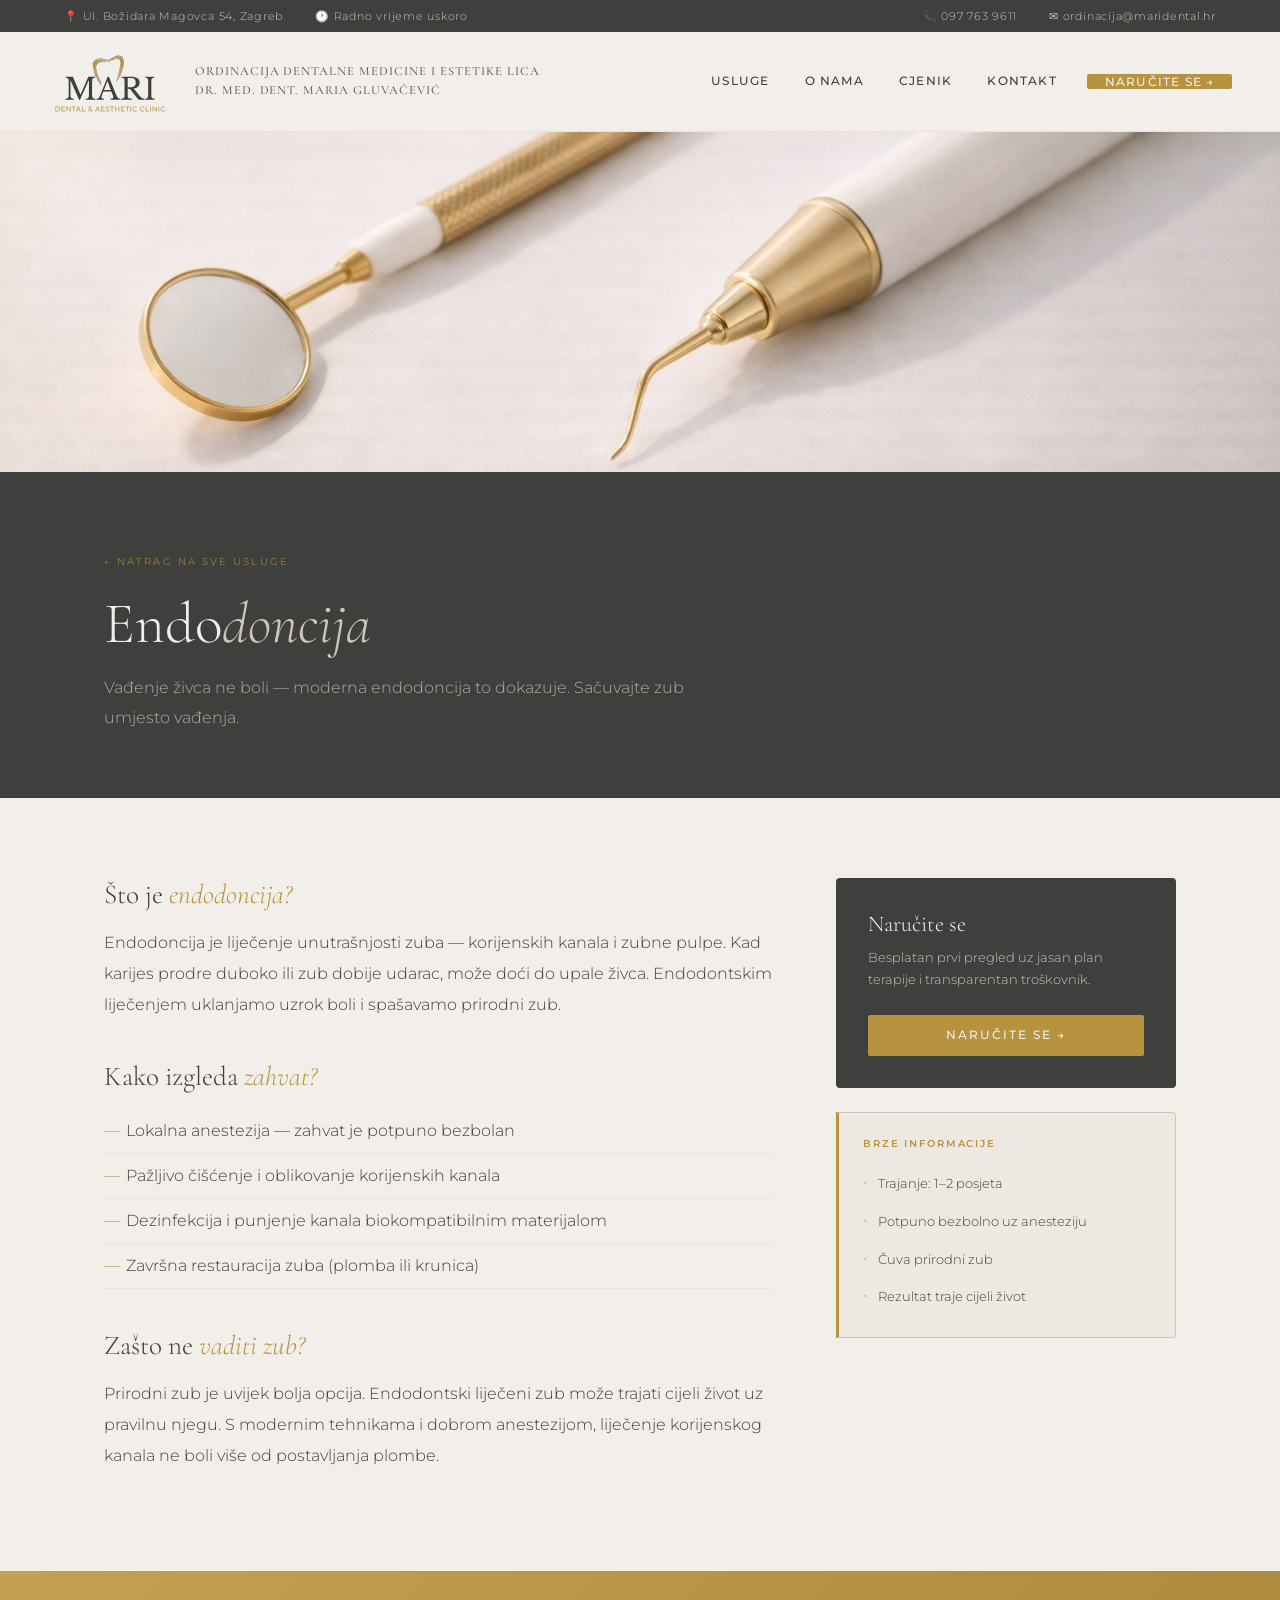
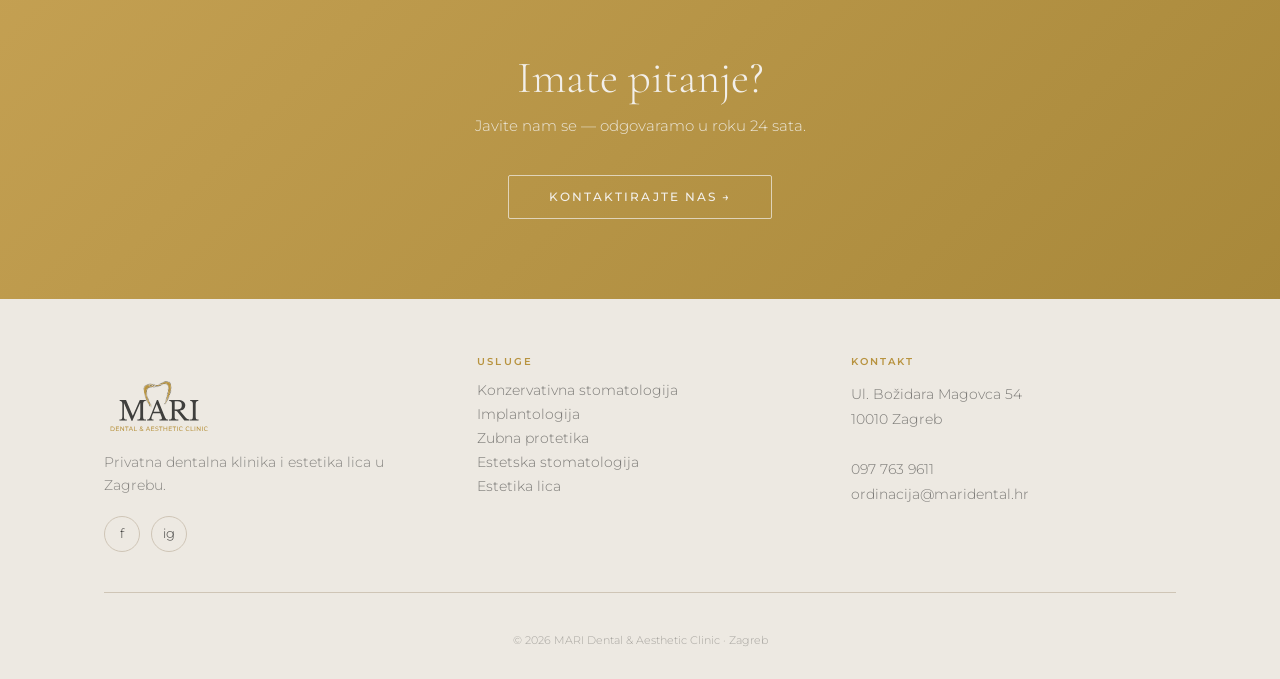
<file: endodoncija.html>
<!DOCTYPE html>
<html lang="hr">
<head>
<meta charset="UTF-8">
<meta name="viewport" content="width=device-width, initial-scale=1.0">
<title>Endodoncija | MARI Dental & Aesthetic Clinic Zagreb</title>
<meta name="description" content="Vađenje živca ne boli — moderna endodoncija to dokazuje. Sačuvajte zub umjesto vađenja.">
<link href="https://fonts.googleapis.com/css2?family=Cormorant+Garamond:ital,wght@0,300;0,400;0,600;1,300;1,400&family=Montserrat:wght@300;400;500;600&display=swap" rel="stylesheet">
<link rel="stylesheet" href="css/style.css">
</head>
<body>
<!-- TOPBAR -->
<div class="topbar">
  <div class="topbar-left"><span>📍 Ul. Božidara Magovca 54, Zagreb</span><span>🕐 Radno vrijeme uskoro</span></div>
  <div class="topbar-right"><a href="tel:0977639611">📞 097 763 9611</a><a href="mailto:ordinacija@maridental.hr">✉ ordinacija@maridental.hr</a></div>
</div>
<nav id="mainNav">
  <a href="index.html" class="nav-logo">
    <img src="slike/logo.svg" alt="MARI Dental">
    <div class="nav-logo-text">
      <span class="nav-logo-sub">Ordinacija dentalne medicine i estetike lica<br>dr. med. dent. Maria Gluvačević</span>
    </div>
  </a>
  <ul class="nav-links">
    <li><a href="index.html#usluge">Usluge</a></li>
    <li><a href="index.html#onama">O nama</a></li>
    <li><a href="index.html#cjenik">Cjenik</a></li>
    <li><a href="index.html#kontakt">Kontakt</a></li>
    <li><a href="index.html#kontakt" class="nav-cta">Naručite se →</a></li>
  </ul>
  <button class="hamburger" id="hamburger" aria-label="Izbornik"><span></span><span></span><span></span></button>
</nav>
<div class="mobile-menu" id="mobileMenu">
  <a href="index.html#usluge">Usluge</a>
  <a href="index.html#onama">O nama</a>
  <a href="index.html#cjenik">Cjenik</a>
  <a href="index.html#kontakt">Kontakt</a>
  <a href="index.html#kontakt">Naručite se →</a>
</div>
<img src="slike/pribor.png" alt="Endodoncija" class="sp-hero-img">
<section class="sp-hero">
  <div class="container">
    <p class="breadcrumb"><a href="index.html">← Natrag na sve usluge</a></p>
    <h1>Endo<em>doncija</em></h1>
    <p>Vađenje živca ne boli — moderna endodoncija to dokazuje. Sačuvajte zub umjesto vađenja.</p>
  </div>
</section>
<section class="sp-body">
  <div class="container">
    <div class="sp-grid">
      <div class="sp-main"><h2>Što je <em>endodoncija?</em></h2>
<p>Endodoncija je liječenje unutrašnjosti zuba — korijenskih kanala i zubne pulpe. Kad karijes prodre duboko ili zub dobije udarac, može doći do upale živca. Endodontskim liječenjem uklanjamo uzrok boli i spašavamo prirodni zub.</p>
<h2>Kako izgleda <em>zahvat?</em></h2>
<ul><li>Lokalna anestezija — zahvat je potpuno bezbolan</li><li>Pažljivo čišćenje i oblikovanje korijenskih kanala</li><li>Dezinfekcija i punjenje kanala biokompatibilnim materijalom</li><li>Završna restauracija zuba (plomba ili krunica)</li></ul>
<h2>Zašto ne <em>vaditi zub?</em></h2>
<p>Prirodni zub je uvijek bolja opcija. Endodontski liječeni zub može trajati cijeli život uz pravilnu njegu. S modernim tehnikama i dobrom anestezijom, liječenje korijenskog kanala ne boli više od postavljanja plombe.</p></div>
      <div class="sp-sidebar">
        <div class="sp-cta-box">
          <h3>Naručite se</h3>
          <p>Besplatan prvi pregled uz jasan plan terapije i transparentan troškovnik.</p>
          <a href="index.html#kontakt" class="btn-gold">Naručite se →</a>
        </div>
        <div class="sp-info-box">
          <h4>Brze informacije</h4>
          <ul><li>Trajanje: 1–2 posjeta</li><li>Potpuno bezbolno uz anesteziju</li><li>Čuva prirodni zub</li><li>Rezultat traje cijeli život</li></ul>
        </div>
      </div>
    </div>
  </div>
</section>
<div class="cta-banner">
  <h2>Imate pitanje?</h2>
  <p>Javite nam se — odgovaramo u roku 24 sata.</p>
  <a href="index.html#kontakt" class="btn-white">Kontaktirajte nas →</a>
</div>
<footer>
  <div class="container">
    <div class="footer-grid">
      <div class="footer-brand">
        <img src="slike/logo.svg" alt="MARI">
        <p>Privatna dentalna klinika i estetika lica u Zagrebu.</p>
        <div class="footer-social"><a href="https://www.facebook.com/maridental" target="_blank">f</a><a href="https://www.instagram.com/maridental" target="_blank">ig</a></div>
      </div>
      <div class="footer-col">
        <h4>Usluge</h4>
        <a href="konzervativa.html">Konzervativna stomatologija</a>
        <a href="implantologija.html">Implantologija</a>
        <a href="protetika.html">Zubna protetika</a>
        <a href="estetska.html">Estetska stomatologija</a>
        <a href="estetika-lica.html">Estetika lica</a>
      </div>
      <div class="footer-col">
        <h4>Kontakt</h4>
        <p>Ul. Božidara Magovca 54<br>10010 Zagreb<br><br>097 763 9611<br>ordinacija@maridental.hr</p>
      </div>
    </div>
    <div class="footer-bottom">© 2026 MARI Dental & Aesthetic Clinic · Zagreb</div>
  </div>
</footer>
<script src="js/main.js"></script>
</body>
</html>
</file>
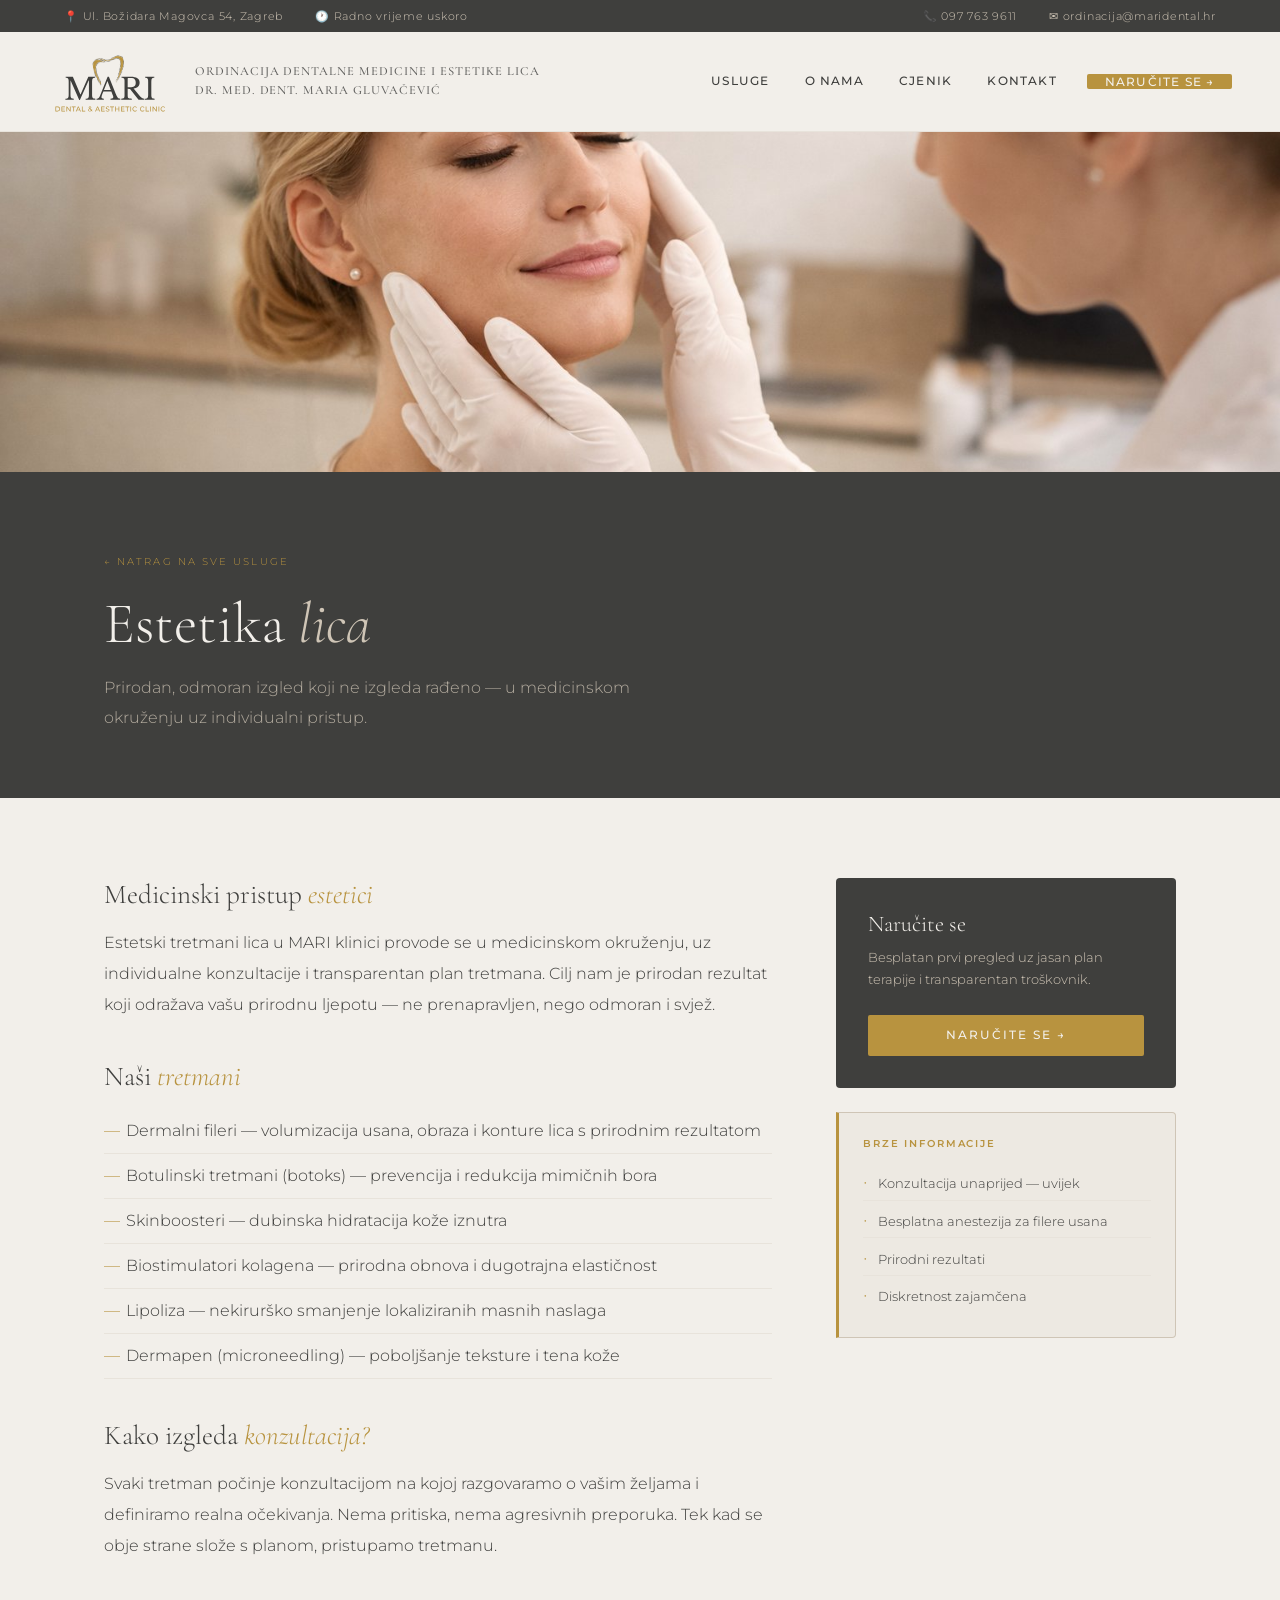
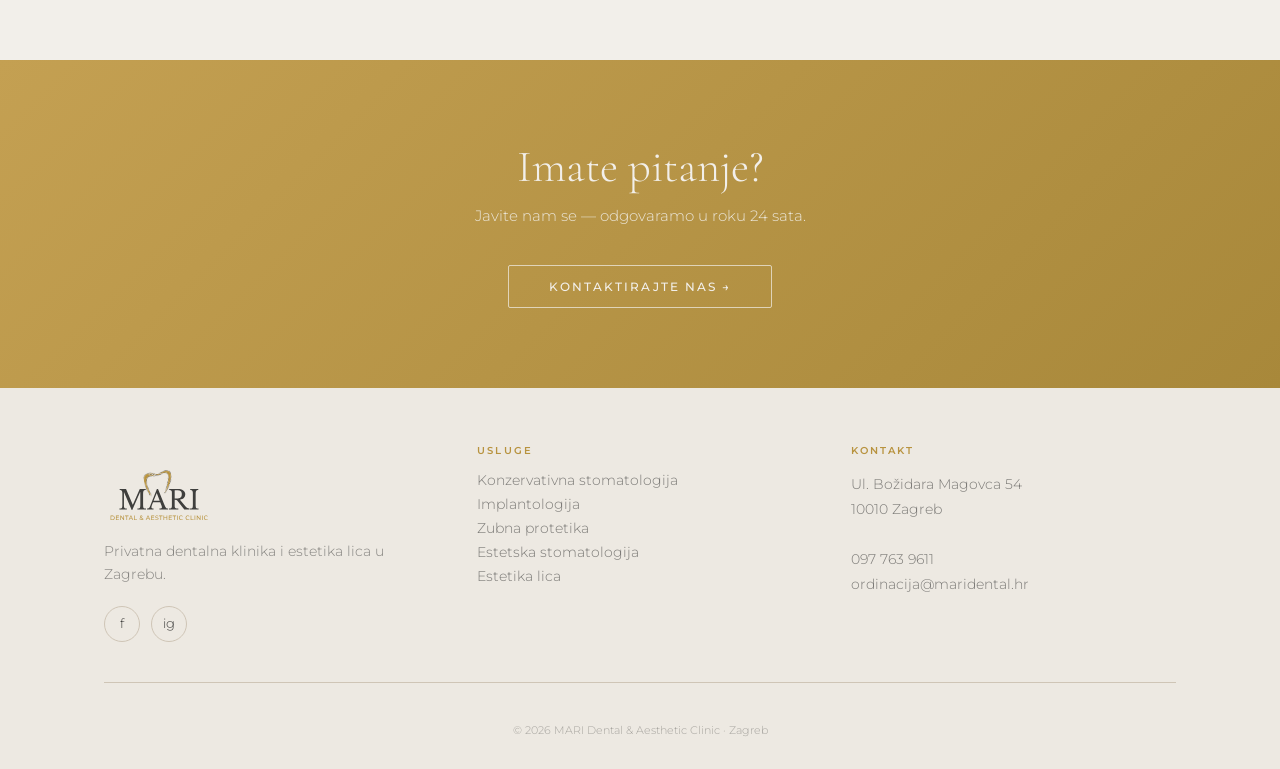
<file: estetika-lica.html>
<!DOCTYPE html>
<html lang="hr">
<head>
<meta charset="UTF-8">
<meta name="viewport" content="width=device-width, initial-scale=1.0">
<title>Estetika lica | MARI Dental & Aesthetic Clinic Zagreb</title>
<meta name="description" content="Prirodan, odmoran izgled koji ne izgleda rađeno — u medicinskom okruženju uz individualni pristup.">
<link href="https://fonts.googleapis.com/css2?family=Cormorant+Garamond:ital,wght@0,300;0,400;0,600;1,300;1,400&family=Montserrat:wght@300;400;500;600&display=swap" rel="stylesheet">
<link rel="stylesheet" href="css/style.css">
</head>
<body>
<!-- TOPBAR -->
<div class="topbar">
  <div class="topbar-left"><span>📍 Ul. Božidara Magovca 54, Zagreb</span><span>🕐 Radno vrijeme uskoro</span></div>
  <div class="topbar-right"><a href="tel:0977639611">📞 097 763 9611</a><a href="mailto:ordinacija@maridental.hr">✉ ordinacija@maridental.hr</a></div>
</div>
<nav id="mainNav">
  <a href="index.html" class="nav-logo">
    <img src="slike/logo.svg" alt="MARI Dental">
    <div class="nav-logo-text">
      <span class="nav-logo-sub">Ordinacija dentalne medicine i estetike lica<br>dr. med. dent. Maria Gluvačević</span>
    </div>
  </a>
  <ul class="nav-links">
    <li><a href="index.html#usluge">Usluge</a></li>
    <li><a href="index.html#onama">O nama</a></li>
    <li><a href="index.html#cjenik">Cjenik</a></li>
    <li><a href="index.html#kontakt">Kontakt</a></li>
    <li><a href="index.html#kontakt" class="nav-cta">Naručite se →</a></li>
  </ul>
  <button class="hamburger" id="hamburger" aria-label="Izbornik"><span></span><span></span><span></span></button>
</nav>
<div class="mobile-menu" id="mobileMenu">
  <a href="index.html#usluge">Usluge</a>
  <a href="index.html#onama">O nama</a>
  <a href="index.html#cjenik">Cjenik</a>
  <a href="index.html#kontakt">Kontakt</a>
  <a href="index.html#kontakt">Naručite se →</a>
</div>
<img src="slike/estetikalica.png" alt="Estetika lica" class="sp-hero-img">
<section class="sp-hero">
  <div class="container">
    <p class="breadcrumb"><a href="index.html">← Natrag na sve usluge</a></p>
    <h1>Estetika <em>lica</em></h1>
    <p>Prirodan, odmoran izgled koji ne izgleda rađeno — u medicinskom okruženju uz individualni pristup.</p>
  </div>
</section>
<section class="sp-body">
  <div class="container">
    <div class="sp-grid">
      <div class="sp-main"><h2>Medicinski pristup <em>estetici</em></h2>
<p>Estetski tretmani lica u MARI klinici provode se u medicinskom okruženju, uz individualne konzultacije i transparentan plan tretmana. Cilj nam je prirodan rezultat koji odražava vašu prirodnu ljepotu — ne prenapravljen, nego odmoran i svjež.</p>
<h2>Naši <em>tretmani</em></h2>
<ul><li>Dermalni fileri — volumizacija usana, obraza i konture lica s prirodnim rezultatom</li><li>Botulinski tretmani (botoks) — prevencija i redukcija mimičnih bora</li><li>Skinboosteri — dubinska hidratacija kože iznutra</li><li>Biostimulatori kolagena — prirodna obnova i dugotrajna elastičnost</li><li>Lipoliza — nekirurško smanjenje lokaliziranih masnih naslaga</li><li>Dermapen (microneedling) — poboljšanje teksture i tena kože</li></ul>
<h2>Kako izgleda <em>konzultacija?</em></h2>
<p>Svaki tretman počinje konzultacijom na kojoj razgovaramo o vašim željama i definiramo realna očekivanja. Nema pritiska, nema agresivnih preporuka. Tek kad se obje strane slože s planom, pristupamo tretmanu.</p></div>
      <div class="sp-sidebar">
        <div class="sp-cta-box">
          <h3>Naručite se</h3>
          <p>Besplatan prvi pregled uz jasan plan terapije i transparentan troškovnik.</p>
          <a href="index.html#kontakt" class="btn-gold">Naručite se →</a>
        </div>
        <div class="sp-info-box">
          <h4>Brze informacije</h4>
          <ul><li>Konzultacija unaprijed — uvijek</li><li>Besplatna anestezija za filere usana</li><li>Prirodni rezultati</li><li>Diskretnost zajamčena</li></ul>
        </div>
      </div>
    </div>
  </div>
</section>
<div class="cta-banner">
  <h2>Imate pitanje?</h2>
  <p>Javite nam se — odgovaramo u roku 24 sata.</p>
  <a href="index.html#kontakt" class="btn-white">Kontaktirajte nas →</a>
</div>
<footer>
  <div class="container">
    <div class="footer-grid">
      <div class="footer-brand">
        <img src="slike/logo.svg" alt="MARI">
        <p>Privatna dentalna klinika i estetika lica u Zagrebu.</p>
        <div class="footer-social"><a href="https://www.facebook.com/maridental" target="_blank">f</a><a href="https://www.instagram.com/maridental" target="_blank">ig</a></div>
      </div>
      <div class="footer-col">
        <h4>Usluge</h4>
        <a href="konzervativa.html">Konzervativna stomatologija</a>
        <a href="implantologija.html">Implantologija</a>
        <a href="protetika.html">Zubna protetika</a>
        <a href="estetska.html">Estetska stomatologija</a>
        <a href="estetika-lica.html">Estetika lica</a>
      </div>
      <div class="footer-col">
        <h4>Kontakt</h4>
        <p>Ul. Božidara Magovca 54<br>10010 Zagreb<br><br>097 763 9611<br>ordinacija@maridental.hr</p>
      </div>
    </div>
    <div class="footer-bottom">© 2026 MARI Dental & Aesthetic Clinic · Zagreb</div>
  </div>
</footer>
<script src="js/main.js"></script>
</body>
</html>
</file>
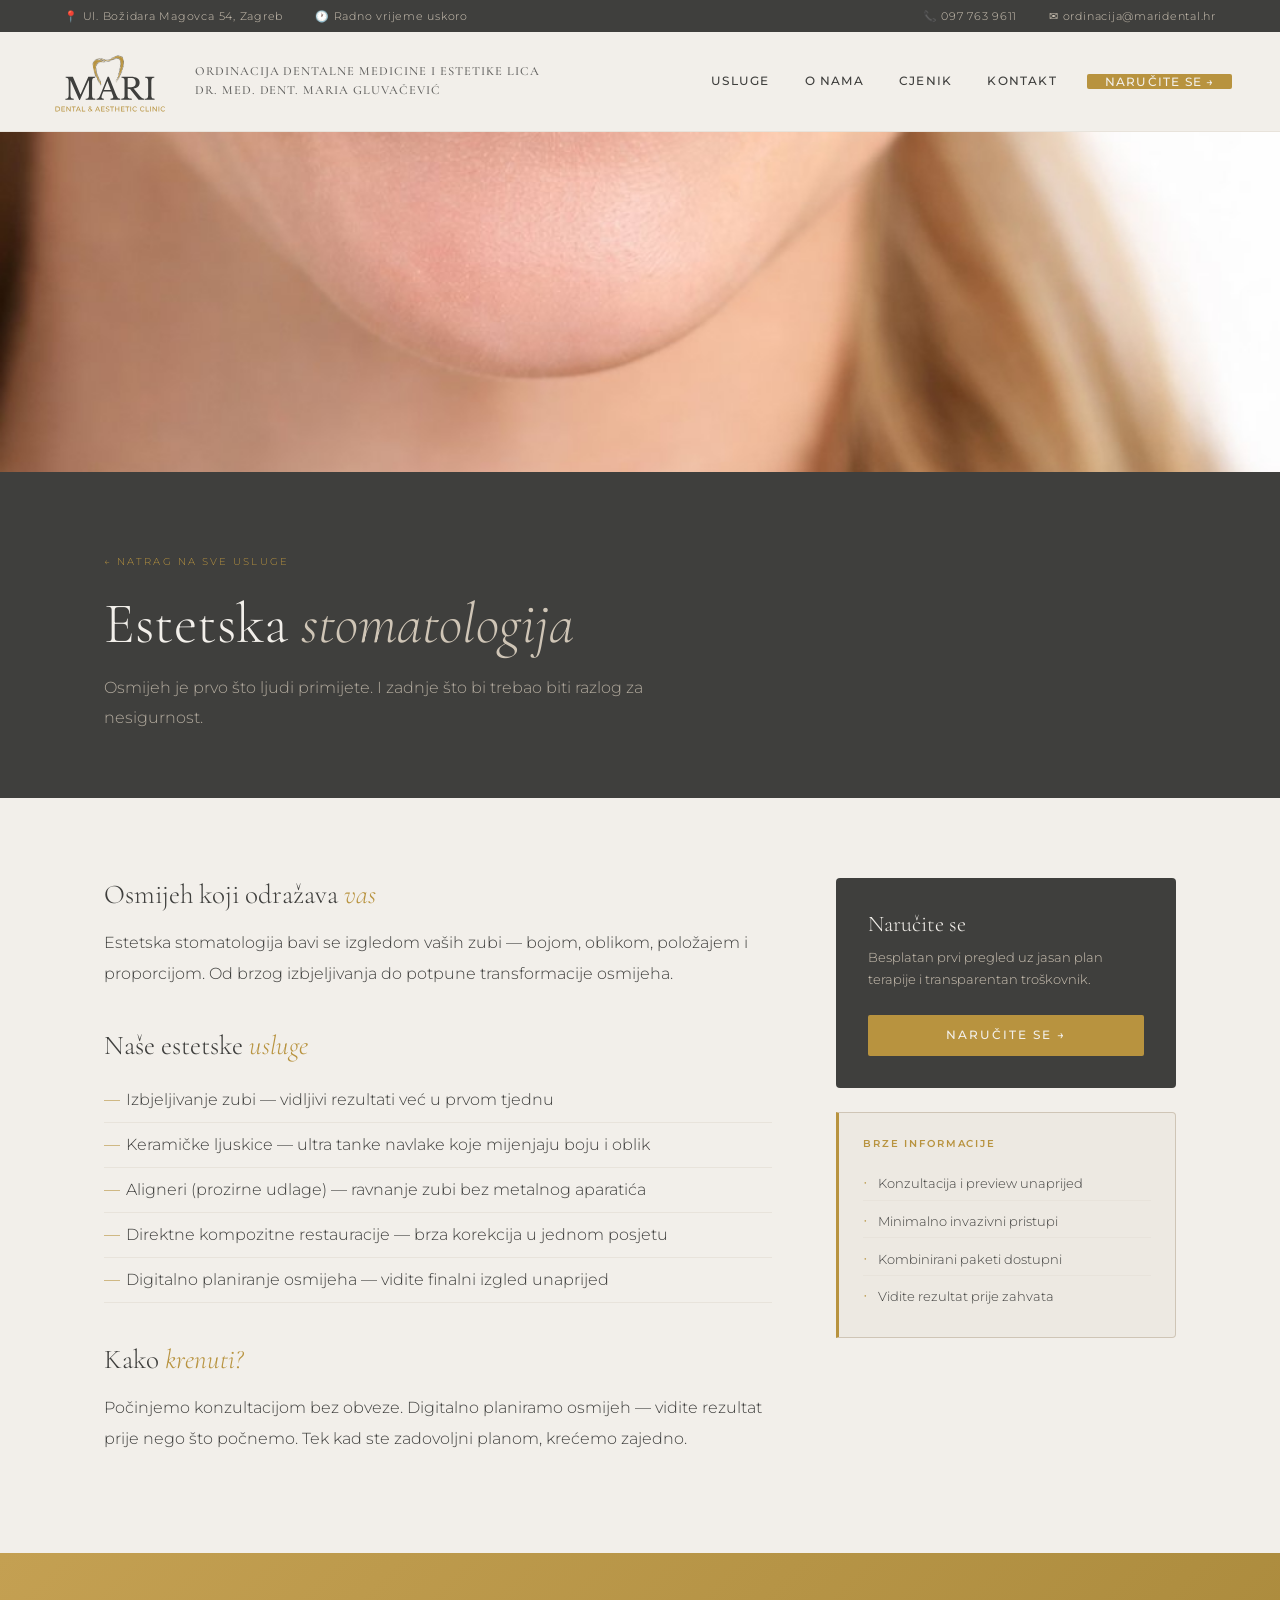
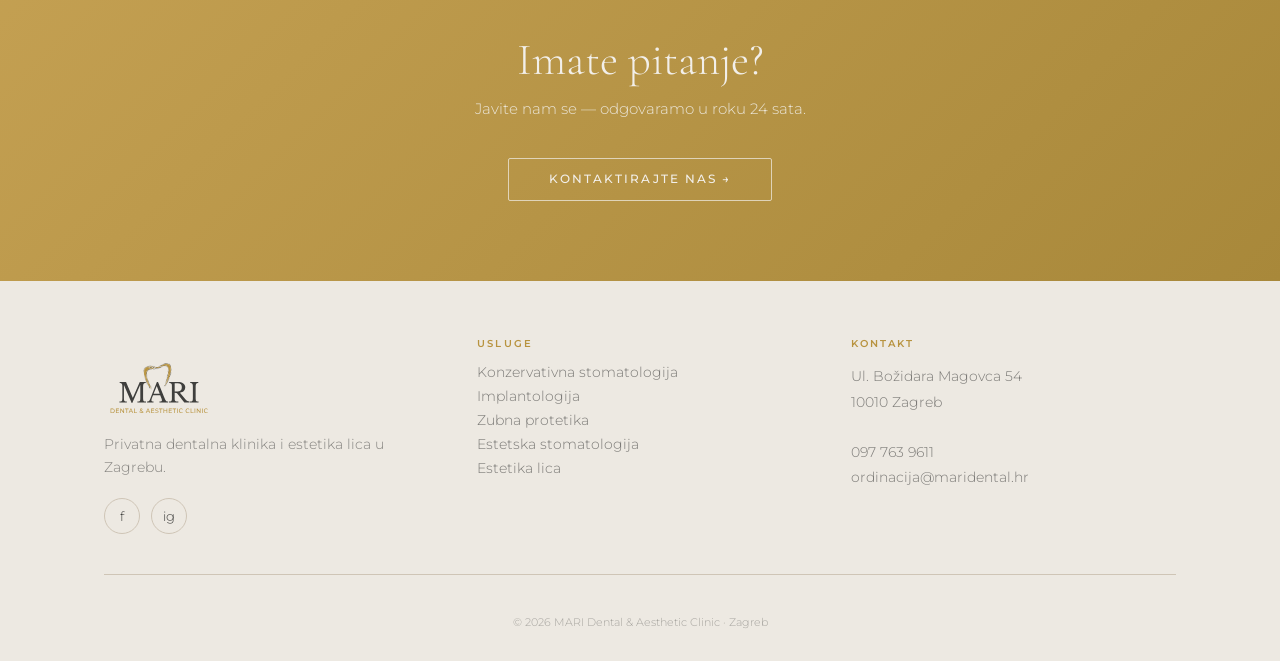
<file: estetska.html>
<!DOCTYPE html>
<html lang="hr">
<head>
<meta charset="UTF-8">
<meta name="viewport" content="width=device-width, initial-scale=1.0">
<title>Estetska stomatologija | MARI Dental & Aesthetic Clinic Zagreb</title>
<meta name="description" content="Osmijeh je prvo što ljudi primijete. I zadnje što bi trebao biti razlog za nesigurnost.">
<link href="https://fonts.googleapis.com/css2?family=Cormorant+Garamond:ital,wght@0,300;0,400;0,600;1,300;1,400&family=Montserrat:wght@300;400;500;600&display=swap" rel="stylesheet">
<link rel="stylesheet" href="css/style.css">
</head>
<body>
<!-- TOPBAR -->
<div class="topbar">
  <div class="topbar-left"><span>📍 Ul. Božidara Magovca 54, Zagreb</span><span>🕐 Radno vrijeme uskoro</span></div>
  <div class="topbar-right"><a href="tel:0977639611">📞 097 763 9611</a><a href="mailto:ordinacija@maridental.hr">✉ ordinacija@maridental.hr</a></div>
</div>
<nav id="mainNav">
  <a href="index.html" class="nav-logo">
    <img src="slike/logo.svg" alt="MARI Dental">
    <div class="nav-logo-text">
      <span class="nav-logo-sub">Ordinacija dentalne medicine i estetike lica<br>dr. med. dent. Maria Gluvačević</span>
    </div>
  </a>
  <ul class="nav-links">
    <li><a href="index.html#usluge">Usluge</a></li>
    <li><a href="index.html#onama">O nama</a></li>
    <li><a href="index.html#cjenik">Cjenik</a></li>
    <li><a href="index.html#kontakt">Kontakt</a></li>
    <li><a href="index.html#kontakt" class="nav-cta">Naručite se →</a></li>
  </ul>
  <button class="hamburger" id="hamburger" aria-label="Izbornik"><span></span><span></span><span></span></button>
</nav>
<div class="mobile-menu" id="mobileMenu">
  <a href="index.html#usluge">Usluge</a>
  <a href="index.html#onama">O nama</a>
  <a href="index.html#cjenik">Cjenik</a>
  <a href="index.html#kontakt">Kontakt</a>
  <a href="index.html#kontakt">Naručite se →</a>
</div>
<img src="slike/osmijeh.png" alt="Estetska stomatologija" class="sp-hero-img">
<section class="sp-hero">
  <div class="container">
    <p class="breadcrumb"><a href="index.html">← Natrag na sve usluge</a></p>
    <h1>Estetska <em>stomatologija</em></h1>
    <p>Osmijeh je prvo što ljudi primijete. I zadnje što bi trebao biti razlog za nesigurnost.</p>
  </div>
</section>
<section class="sp-body">
  <div class="container">
    <div class="sp-grid">
      <div class="sp-main"><h2>Osmijeh koji odražava <em>vas</em></h2>
<p>Estetska stomatologija bavi se izgledom vaših zubi — bojom, oblikom, položajem i proporcijom. Od brzog izbjeljivanja do potpune transformacije osmijeha.</p>
<h2>Naše estetske <em>usluge</em></h2>
<ul><li>Izbjeljivanje zubi — vidljivi rezultati već u prvom tjednu</li><li>Keramičke ljuskice — ultra tanke navlake koje mijenjaju boju i oblik</li><li>Aligneri (prozirne udlage) — ravnanje zubi bez metalnog aparatića</li><li>Direktne kompozitne restauracije — brza korekcija u jednom posjetu</li><li>Digitalno planiranje osmijeha — vidite finalni izgled unaprijed</li></ul>
<h2>Kako <em>krenuti?</em></h2>
<p>Počinjemo konzultacijom bez obveze. Digitalno planiramo osmijeh — vidite rezultat prije nego što počnemo. Tek kad ste zadovoljni planom, krećemo zajedno.</p></div>
      <div class="sp-sidebar">
        <div class="sp-cta-box">
          <h3>Naručite se</h3>
          <p>Besplatan prvi pregled uz jasan plan terapije i transparentan troškovnik.</p>
          <a href="index.html#kontakt" class="btn-gold">Naručite se →</a>
        </div>
        <div class="sp-info-box">
          <h4>Brze informacije</h4>
          <ul><li>Konzultacija i preview unaprijed</li><li>Minimalno invazivni pristupi</li><li>Kombinirani paketi dostupni</li><li>Vidite rezultat prije zahvata</li></ul>
        </div>
      </div>
    </div>
  </div>
</section>
<div class="cta-banner">
  <h2>Imate pitanje?</h2>
  <p>Javite nam se — odgovaramo u roku 24 sata.</p>
  <a href="index.html#kontakt" class="btn-white">Kontaktirajte nas →</a>
</div>
<footer>
  <div class="container">
    <div class="footer-grid">
      <div class="footer-brand">
        <img src="slike/logo.svg" alt="MARI">
        <p>Privatna dentalna klinika i estetika lica u Zagrebu.</p>
        <div class="footer-social"><a href="https://www.facebook.com/maridental" target="_blank">f</a><a href="https://www.instagram.com/maridental" target="_blank">ig</a></div>
      </div>
      <div class="footer-col">
        <h4>Usluge</h4>
        <a href="konzervativa.html">Konzervativna stomatologija</a>
        <a href="implantologija.html">Implantologija</a>
        <a href="protetika.html">Zubna protetika</a>
        <a href="estetska.html">Estetska stomatologija</a>
        <a href="estetika-lica.html">Estetika lica</a>
      </div>
      <div class="footer-col">
        <h4>Kontakt</h4>
        <p>Ul. Božidara Magovca 54<br>10010 Zagreb<br><br>097 763 9611<br>ordinacija@maridental.hr</p>
      </div>
    </div>
    <div class="footer-bottom">© 2026 MARI Dental & Aesthetic Clinic · Zagreb</div>
  </div>
</footer>
<script src="js/main.js"></script>
</body>
</html>
</file>
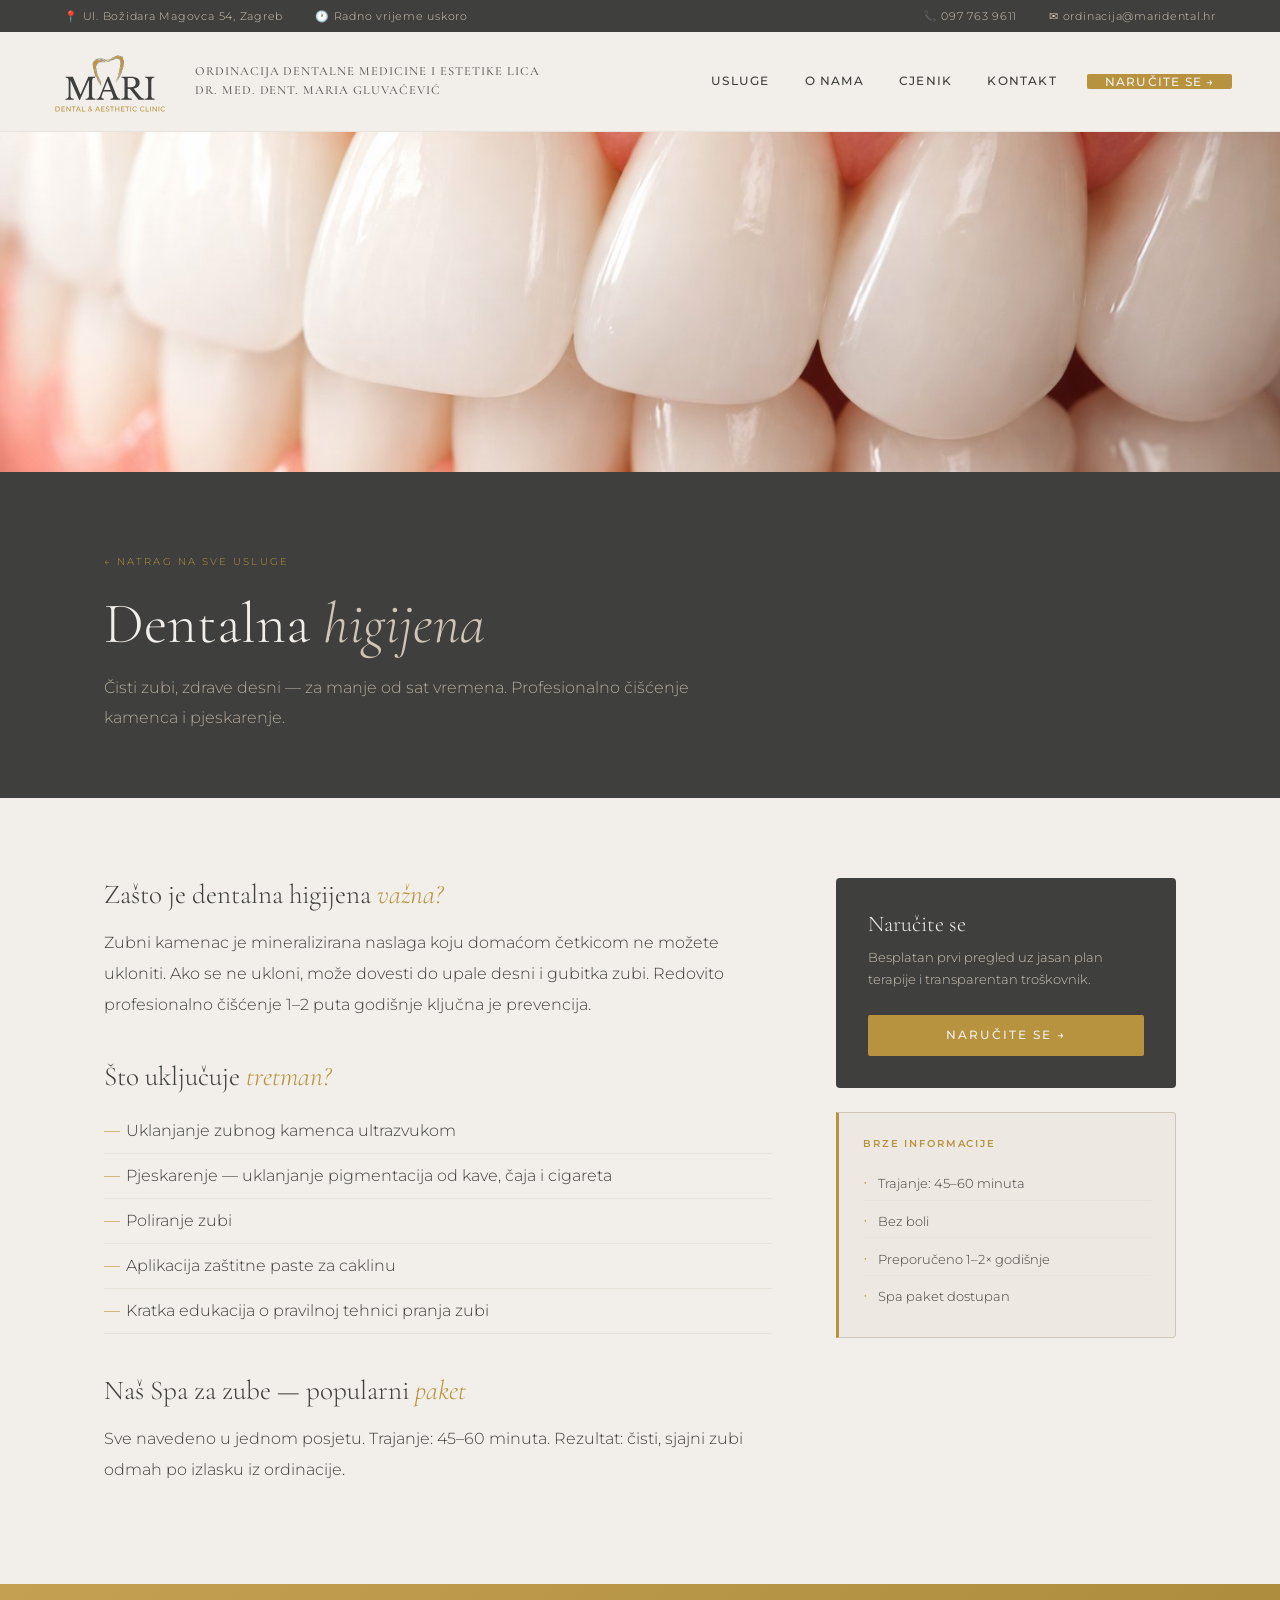
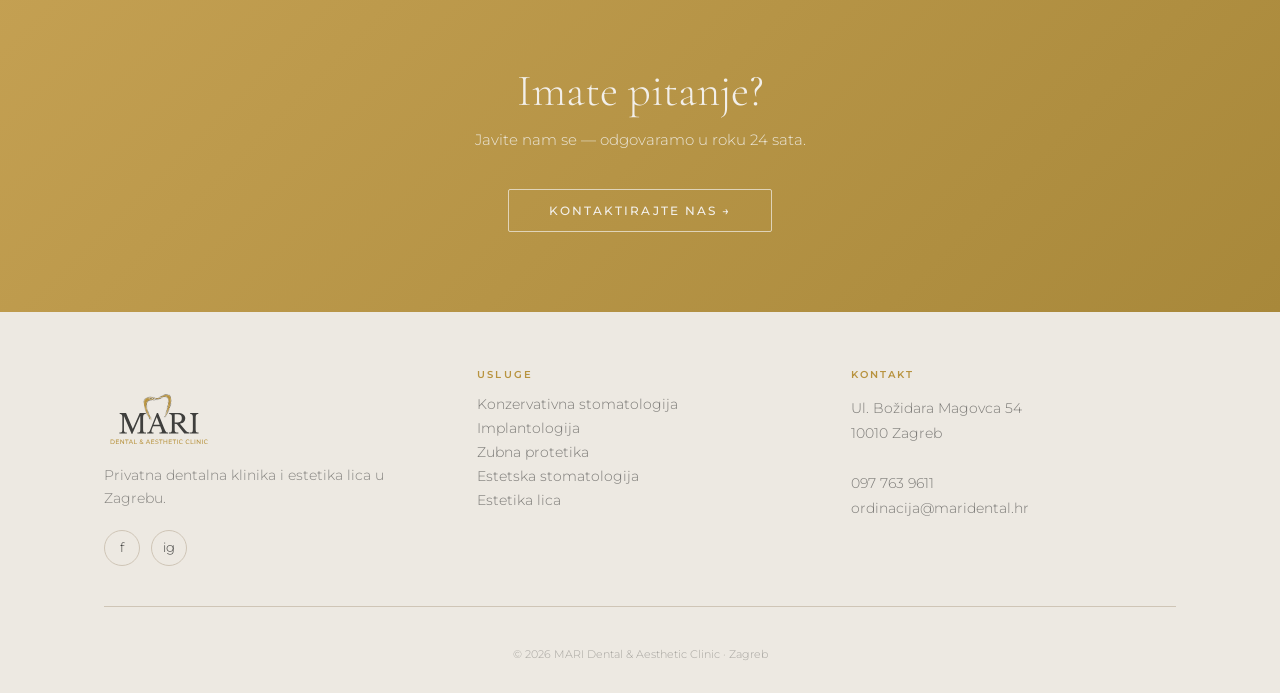
<file: higijena.html>
<!DOCTYPE html>
<html lang="hr">
<head>
<meta charset="UTF-8">
<meta name="viewport" content="width=device-width, initial-scale=1.0">
<title>Dentalna higijena | MARI Dental & Aesthetic Clinic Zagreb</title>
<meta name="description" content="Čisti zubi, zdrave desni — za manje od sat vremena. Profesionalno čišćenje kamenca i pjeskarenje.">
<link href="https://fonts.googleapis.com/css2?family=Cormorant+Garamond:ital,wght@0,300;0,400;0,600;1,300;1,400&family=Montserrat:wght@300;400;500;600&display=swap" rel="stylesheet">
<link rel="stylesheet" href="css/style.css">
</head>
<body>
<!-- TOPBAR -->
<div class="topbar">
  <div class="topbar-left"><span>📍 Ul. Božidara Magovca 54, Zagreb</span><span>🕐 Radno vrijeme uskoro</span></div>
  <div class="topbar-right"><a href="tel:0977639611">📞 097 763 9611</a><a href="mailto:ordinacija@maridental.hr">✉ ordinacija@maridental.hr</a></div>
</div>
<nav id="mainNav">
  <a href="index.html" class="nav-logo">
    <img src="slike/logo.svg" alt="MARI Dental">
    <div class="nav-logo-text">
      <span class="nav-logo-sub">Ordinacija dentalne medicine i estetike lica<br>dr. med. dent. Maria Gluvačević</span>
    </div>
  </a>
  <ul class="nav-links">
    <li><a href="index.html#usluge">Usluge</a></li>
    <li><a href="index.html#onama">O nama</a></li>
    <li><a href="index.html#cjenik">Cjenik</a></li>
    <li><a href="index.html#kontakt">Kontakt</a></li>
    <li><a href="index.html#kontakt" class="nav-cta">Naručite se →</a></li>
  </ul>
  <button class="hamburger" id="hamburger" aria-label="Izbornik"><span></span><span></span><span></span></button>
</nav>
<div class="mobile-menu" id="mobileMenu">
  <a href="index.html#usluge">Usluge</a>
  <a href="index.html#onama">O nama</a>
  <a href="index.html#cjenik">Cjenik</a>
  <a href="index.html#kontakt">Kontakt</a>
  <a href="index.html#kontakt">Naručite se →</a>
</div>
<img src="slike/zubi.png" alt="Dentalna higijena" class="sp-hero-img">
<section class="sp-hero">
  <div class="container">
    <p class="breadcrumb"><a href="index.html">← Natrag na sve usluge</a></p>
    <h1>Dentalna <em>higijena</em></h1>
    <p>Čisti zubi, zdrave desni — za manje od sat vremena. Profesionalno čišćenje kamenca i pjeskarenje.</p>
  </div>
</section>
<section class="sp-body">
  <div class="container">
    <div class="sp-grid">
      <div class="sp-main"><h2>Zašto je dentalna higijena <em>važna?</em></h2>
<p>Zubni kamenac je mineralizirana naslaga koju domaćom četkicom ne možete ukloniti. Ako se ne ukloni, može dovesti do upale desni i gubitka zubi. Redovito profesionalno čišćenje 1–2 puta godišnje ključna je prevencija.</p>
<h2>Što uključuje <em>tretman?</em></h2>
<ul><li>Uklanjanje zubnog kamenca ultrazvukom</li><li>Pjeskarenje — uklanjanje pigmentacija od kave, čaja i cigareta</li><li>Poliranje zubi</li><li>Aplikacija zaštitne paste za caklinu</li><li>Kratka edukacija o pravilnoj tehnici pranja zubi</li></ul>
<h2>Naš Spa za zube — popularni <em>paket</em></h2>
<p>Sve navedeno u jednom posjetu. Trajanje: 45–60 minuta. Rezultat: čisti, sjajni zubi odmah po izlasku iz ordinacije.</p></div>
      <div class="sp-sidebar">
        <div class="sp-cta-box">
          <h3>Naručite se</h3>
          <p>Besplatan prvi pregled uz jasan plan terapije i transparentan troškovnik.</p>
          <a href="index.html#kontakt" class="btn-gold">Naručite se →</a>
        </div>
        <div class="sp-info-box">
          <h4>Brze informacije</h4>
          <ul><li>Trajanje: 45–60 minuta</li><li>Bez boli</li><li>Preporučeno 1–2× godišnje</li><li>Spa paket dostupan</li></ul>
        </div>
      </div>
    </div>
  </div>
</section>
<div class="cta-banner">
  <h2>Imate pitanje?</h2>
  <p>Javite nam se — odgovaramo u roku 24 sata.</p>
  <a href="index.html#kontakt" class="btn-white">Kontaktirajte nas →</a>
</div>
<footer>
  <div class="container">
    <div class="footer-grid">
      <div class="footer-brand">
        <img src="slike/logo.svg" alt="MARI">
        <p>Privatna dentalna klinika i estetika lica u Zagrebu.</p>
        <div class="footer-social"><a href="https://www.facebook.com/maridental" target="_blank">f</a><a href="https://www.instagram.com/maridental" target="_blank">ig</a></div>
      </div>
      <div class="footer-col">
        <h4>Usluge</h4>
        <a href="konzervativa.html">Konzervativna stomatologija</a>
        <a href="implantologija.html">Implantologija</a>
        <a href="protetika.html">Zubna protetika</a>
        <a href="estetska.html">Estetska stomatologija</a>
        <a href="estetika-lica.html">Estetika lica</a>
      </div>
      <div class="footer-col">
        <h4>Kontakt</h4>
        <p>Ul. Božidara Magovca 54<br>10010 Zagreb<br><br>097 763 9611<br>ordinacija@maridental.hr</p>
      </div>
    </div>
    <div class="footer-bottom">© 2026 MARI Dental & Aesthetic Clinic · Zagreb</div>
  </div>
</footer>
<script src="js/main.js"></script>
</body>
</html>
</file>
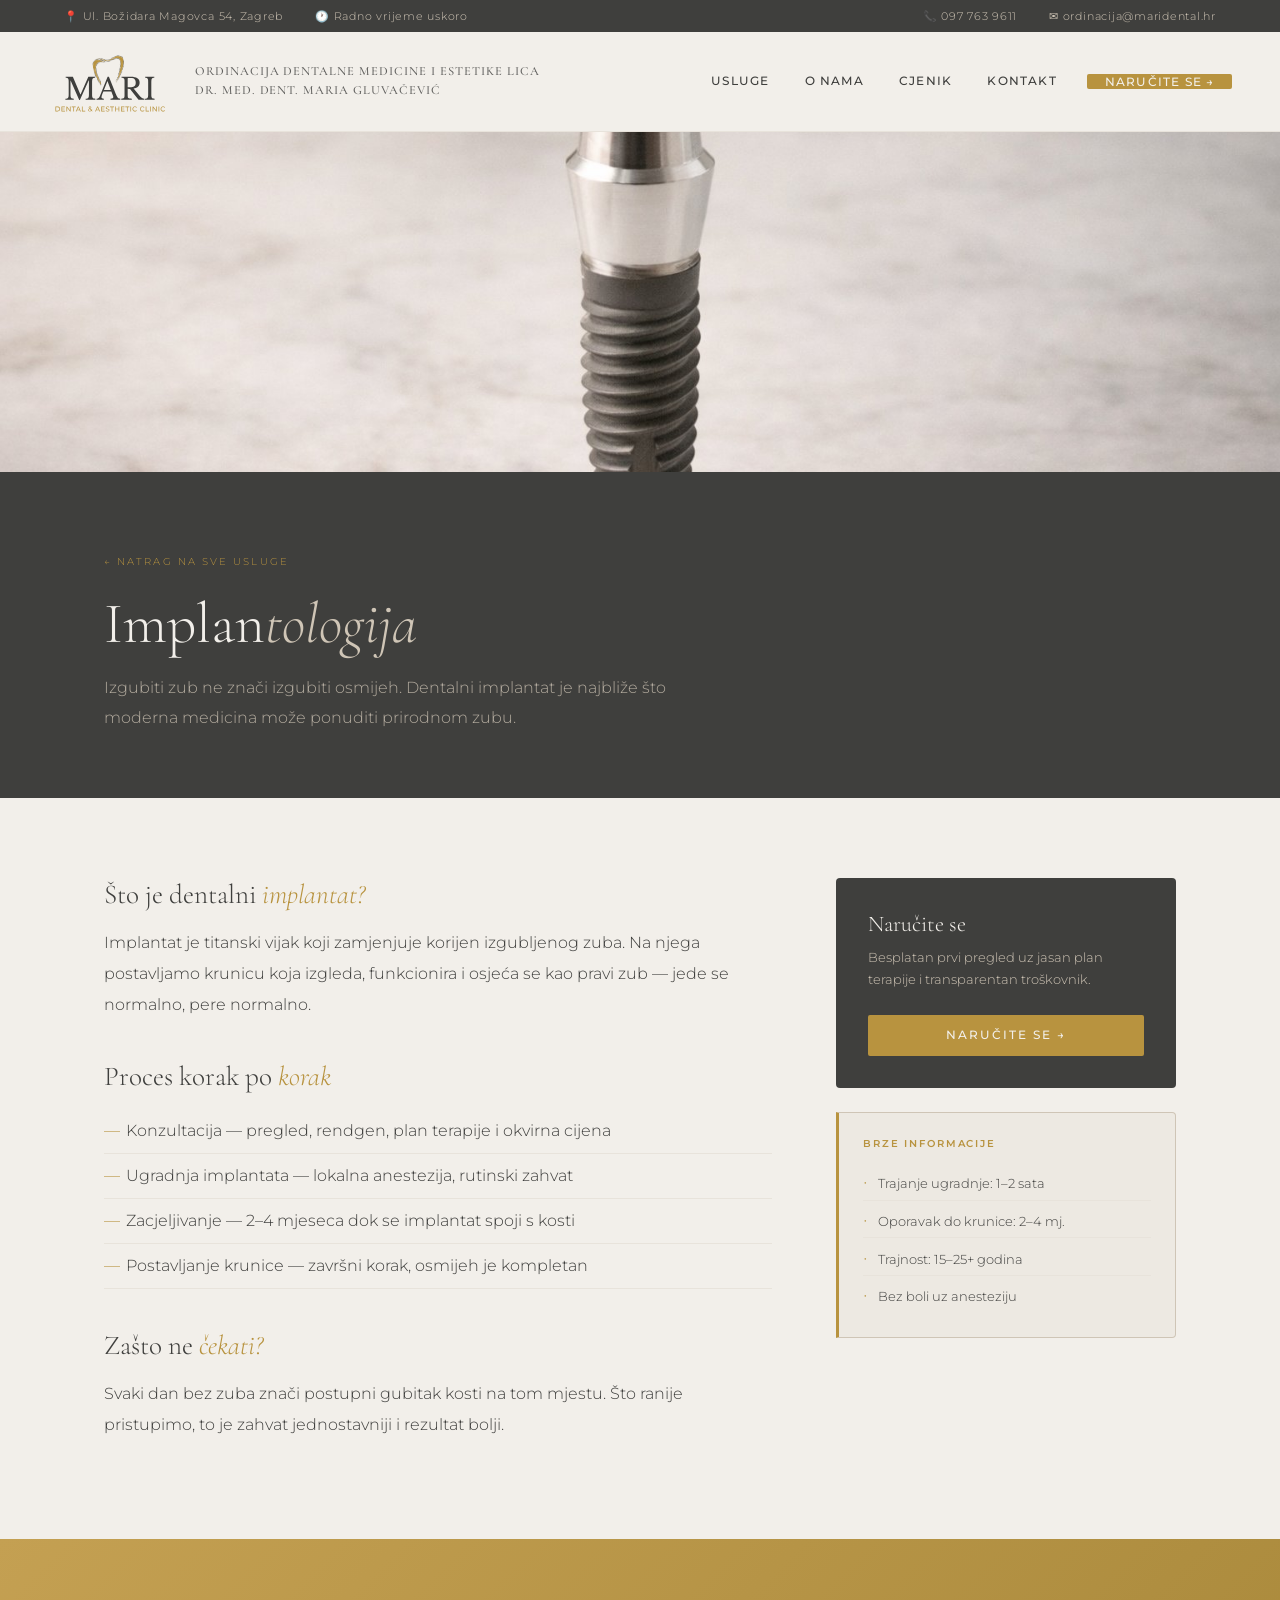
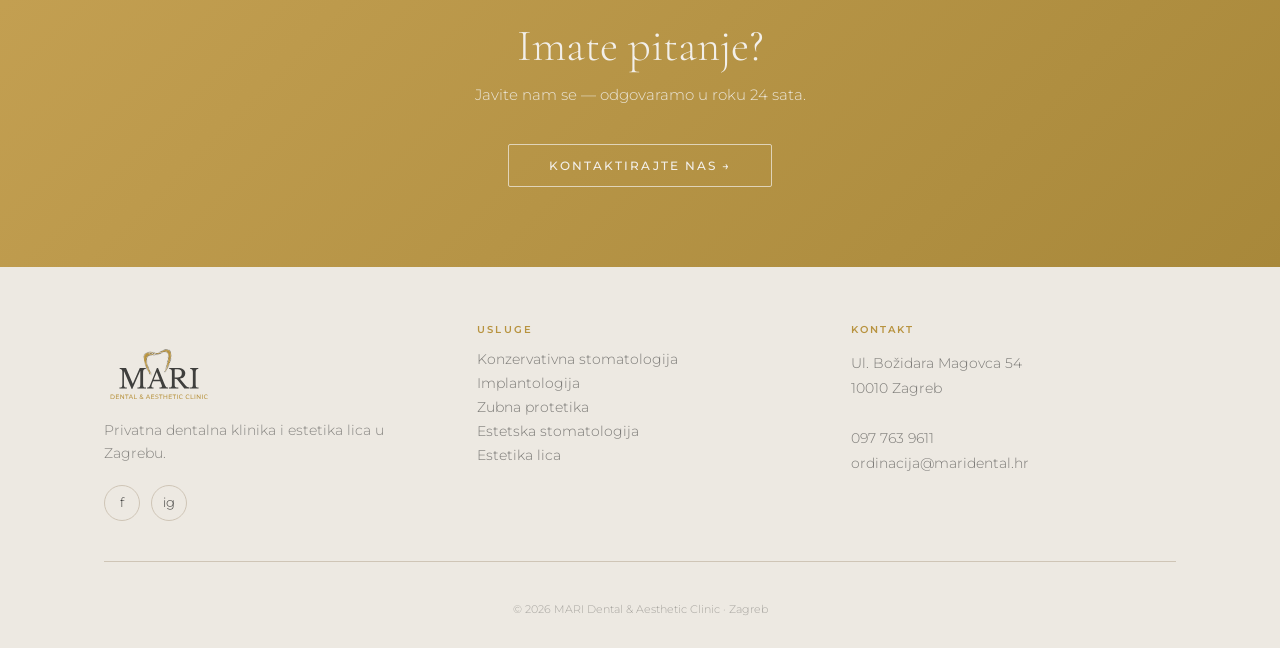
<file: implantologija.html>
<!DOCTYPE html>
<html lang="hr">
<head>
<meta charset="UTF-8">
<meta name="viewport" content="width=device-width, initial-scale=1.0">
<title>Implantologija | MARI Dental & Aesthetic Clinic Zagreb</title>
<meta name="description" content="Izgubiti zub ne znači izgubiti osmijeh. Dentalni implantat je najbliže što moderna medicina može ponuditi prirodnom zubu.">
<link href="https://fonts.googleapis.com/css2?family=Cormorant+Garamond:ital,wght@0,300;0,400;0,600;1,300;1,400&family=Montserrat:wght@300;400;500;600&display=swap" rel="stylesheet">
<link rel="stylesheet" href="css/style.css">
</head>
<body>
<!-- TOPBAR -->
<div class="topbar">
  <div class="topbar-left"><span>📍 Ul. Božidara Magovca 54, Zagreb</span><span>🕐 Radno vrijeme uskoro</span></div>
  <div class="topbar-right"><a href="tel:0977639611">📞 097 763 9611</a><a href="mailto:ordinacija@maridental.hr">✉ ordinacija@maridental.hr</a></div>
</div>
<nav id="mainNav">
  <a href="index.html" class="nav-logo">
    <img src="slike/logo.svg" alt="MARI Dental">
    <div class="nav-logo-text">
      <span class="nav-logo-sub">Ordinacija dentalne medicine i estetike lica<br>dr. med. dent. Maria Gluvačević</span>
    </div>
  </a>
  <ul class="nav-links">
    <li><a href="index.html#usluge">Usluge</a></li>
    <li><a href="index.html#onama">O nama</a></li>
    <li><a href="index.html#cjenik">Cjenik</a></li>
    <li><a href="index.html#kontakt">Kontakt</a></li>
    <li><a href="index.html#kontakt" class="nav-cta">Naručite se →</a></li>
  </ul>
  <button class="hamburger" id="hamburger" aria-label="Izbornik"><span></span><span></span><span></span></button>
</nav>
<div class="mobile-menu" id="mobileMenu">
  <a href="index.html#usluge">Usluge</a>
  <a href="index.html#onama">O nama</a>
  <a href="index.html#cjenik">Cjenik</a>
  <a href="index.html#kontakt">Kontakt</a>
  <a href="index.html#kontakt">Naručite se →</a>
</div>
<img src="slike/implantati.png" alt="Implantologija" class="sp-hero-img">
<section class="sp-hero">
  <div class="container">
    <p class="breadcrumb"><a href="index.html">← Natrag na sve usluge</a></p>
    <h1>Implan<em>tologija</em></h1>
    <p>Izgubiti zub ne znači izgubiti osmijeh. Dentalni implantat je najbliže što moderna medicina može ponuditi prirodnom zubu.</p>
  </div>
</section>
<section class="sp-body">
  <div class="container">
    <div class="sp-grid">
      <div class="sp-main"><h2>Što je dentalni <em>implantat?</em></h2>
<p>Implantat je titanski vijak koji zamjenjuje korijen izgubljenog zuba. Na njega postavljamo krunicu koja izgleda, funkcionira i osjeća se kao pravi zub — jede se normalno, pere normalno.</p>
<h2>Proces korak po <em>korak</em></h2>
<ul><li>Konzultacija — pregled, rendgen, plan terapije i okvirna cijena</li><li>Ugradnja implantata — lokalna anestezija, rutinski zahvat</li><li>Zacjeljivanje — 2–4 mjeseca dok se implantat spoji s kosti</li><li>Postavljanje krunice — završni korak, osmijeh je kompletan</li></ul>
<h2>Zašto ne <em>čekati?</em></h2>
<p>Svaki dan bez zuba znači postupni gubitak kosti na tom mjestu. Što ranije pristupimo, to je zahvat jednostavniji i rezultat bolji.</p></div>
      <div class="sp-sidebar">
        <div class="sp-cta-box">
          <h3>Naručite se</h3>
          <p>Besplatan prvi pregled uz jasan plan terapije i transparentan troškovnik.</p>
          <a href="index.html#kontakt" class="btn-gold">Naručite se →</a>
        </div>
        <div class="sp-info-box">
          <h4>Brze informacije</h4>
          <ul><li>Trajanje ugradnje: 1–2 sata</li><li>Oporavak do krunice: 2–4 mj.</li><li>Trajnost: 15–25+ godina</li><li>Bez boli uz anesteziju</li></ul>
        </div>
      </div>
    </div>
  </div>
</section>
<div class="cta-banner">
  <h2>Imate pitanje?</h2>
  <p>Javite nam se — odgovaramo u roku 24 sata.</p>
  <a href="index.html#kontakt" class="btn-white">Kontaktirajte nas →</a>
</div>
<footer>
  <div class="container">
    <div class="footer-grid">
      <div class="footer-brand">
        <img src="slike/logo.svg" alt="MARI">
        <p>Privatna dentalna klinika i estetika lica u Zagrebu.</p>
        <div class="footer-social"><a href="https://www.facebook.com/maridental" target="_blank">f</a><a href="https://www.instagram.com/maridental" target="_blank">ig</a></div>
      </div>
      <div class="footer-col">
        <h4>Usluge</h4>
        <a href="konzervativa.html">Konzervativna stomatologija</a>
        <a href="implantologija.html">Implantologija</a>
        <a href="protetika.html">Zubna protetika</a>
        <a href="estetska.html">Estetska stomatologija</a>
        <a href="estetika-lica.html">Estetika lica</a>
      </div>
      <div class="footer-col">
        <h4>Kontakt</h4>
        <p>Ul. Božidara Magovca 54<br>10010 Zagreb<br><br>097 763 9611<br>ordinacija@maridental.hr</p>
      </div>
    </div>
    <div class="footer-bottom">© 2026 MARI Dental & Aesthetic Clinic · Zagreb</div>
  </div>
</footer>
<script src="js/main.js"></script>
</body>
</html>
</file>
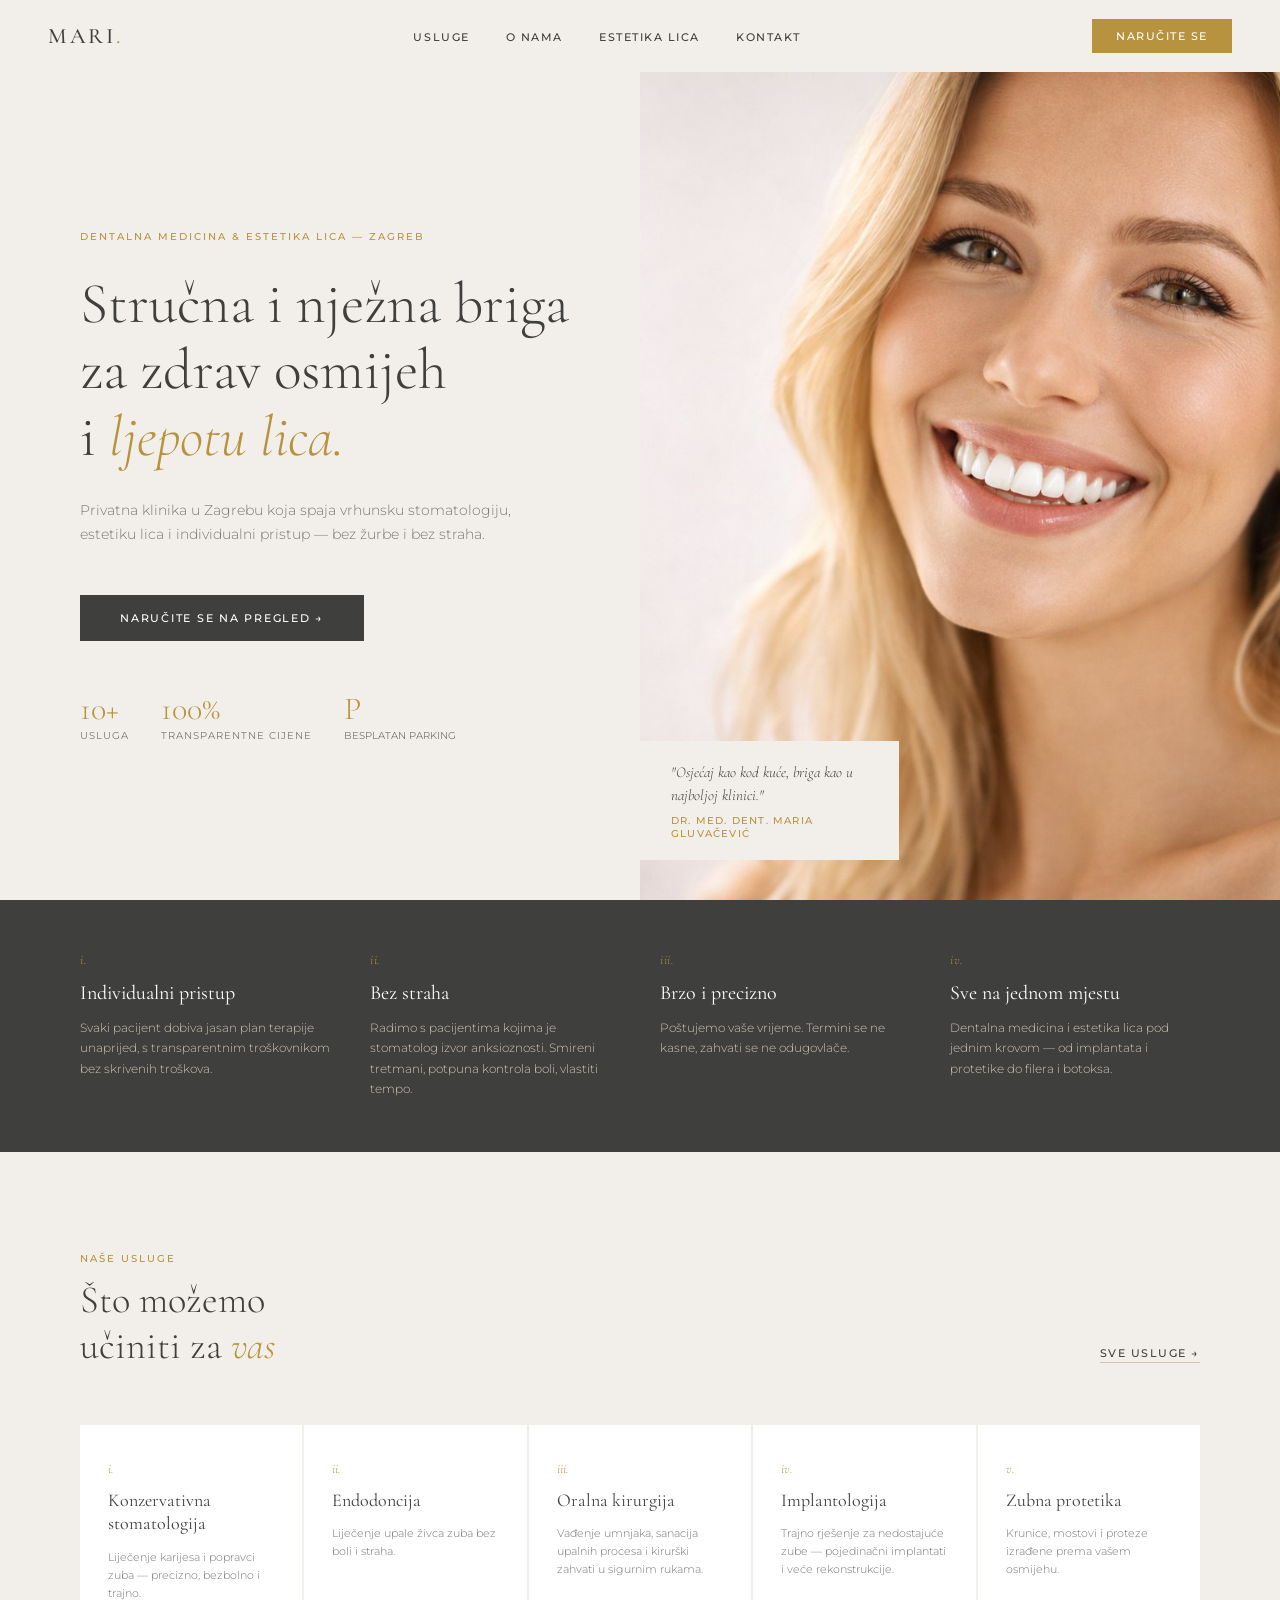
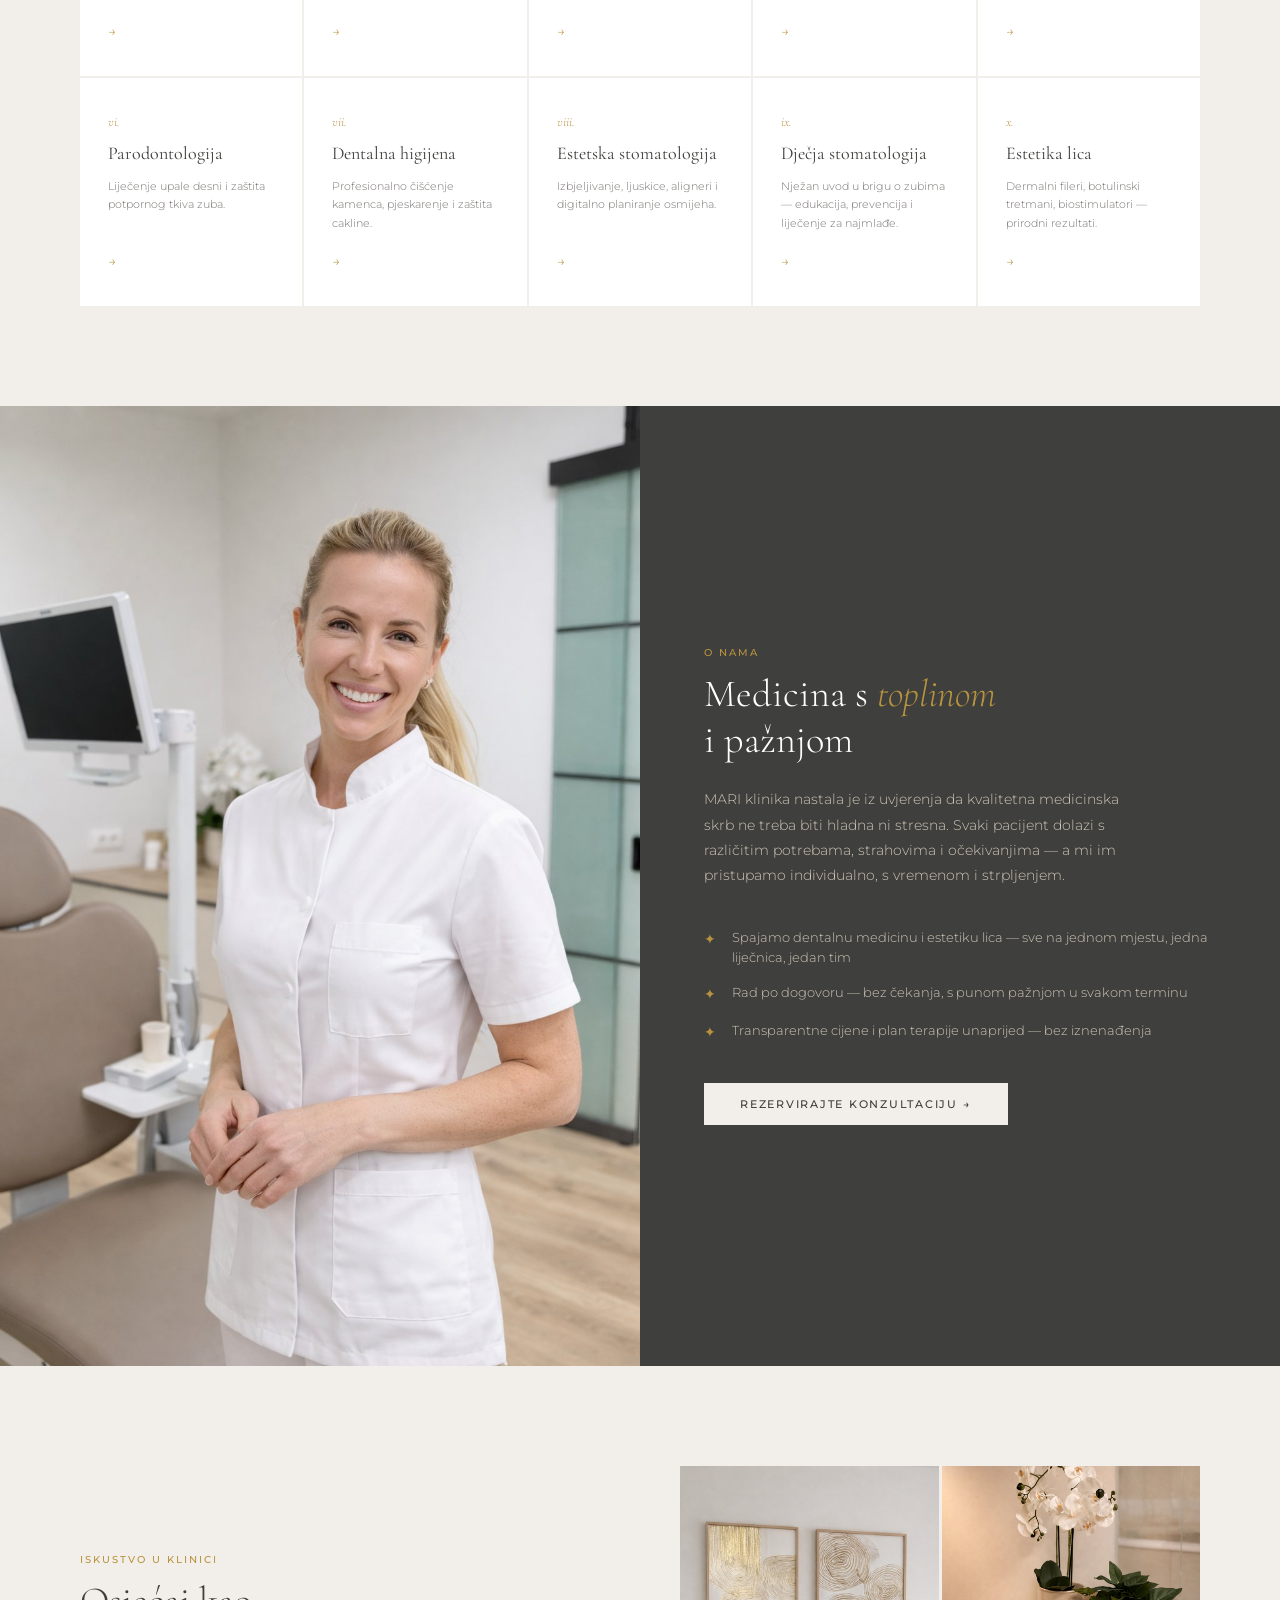
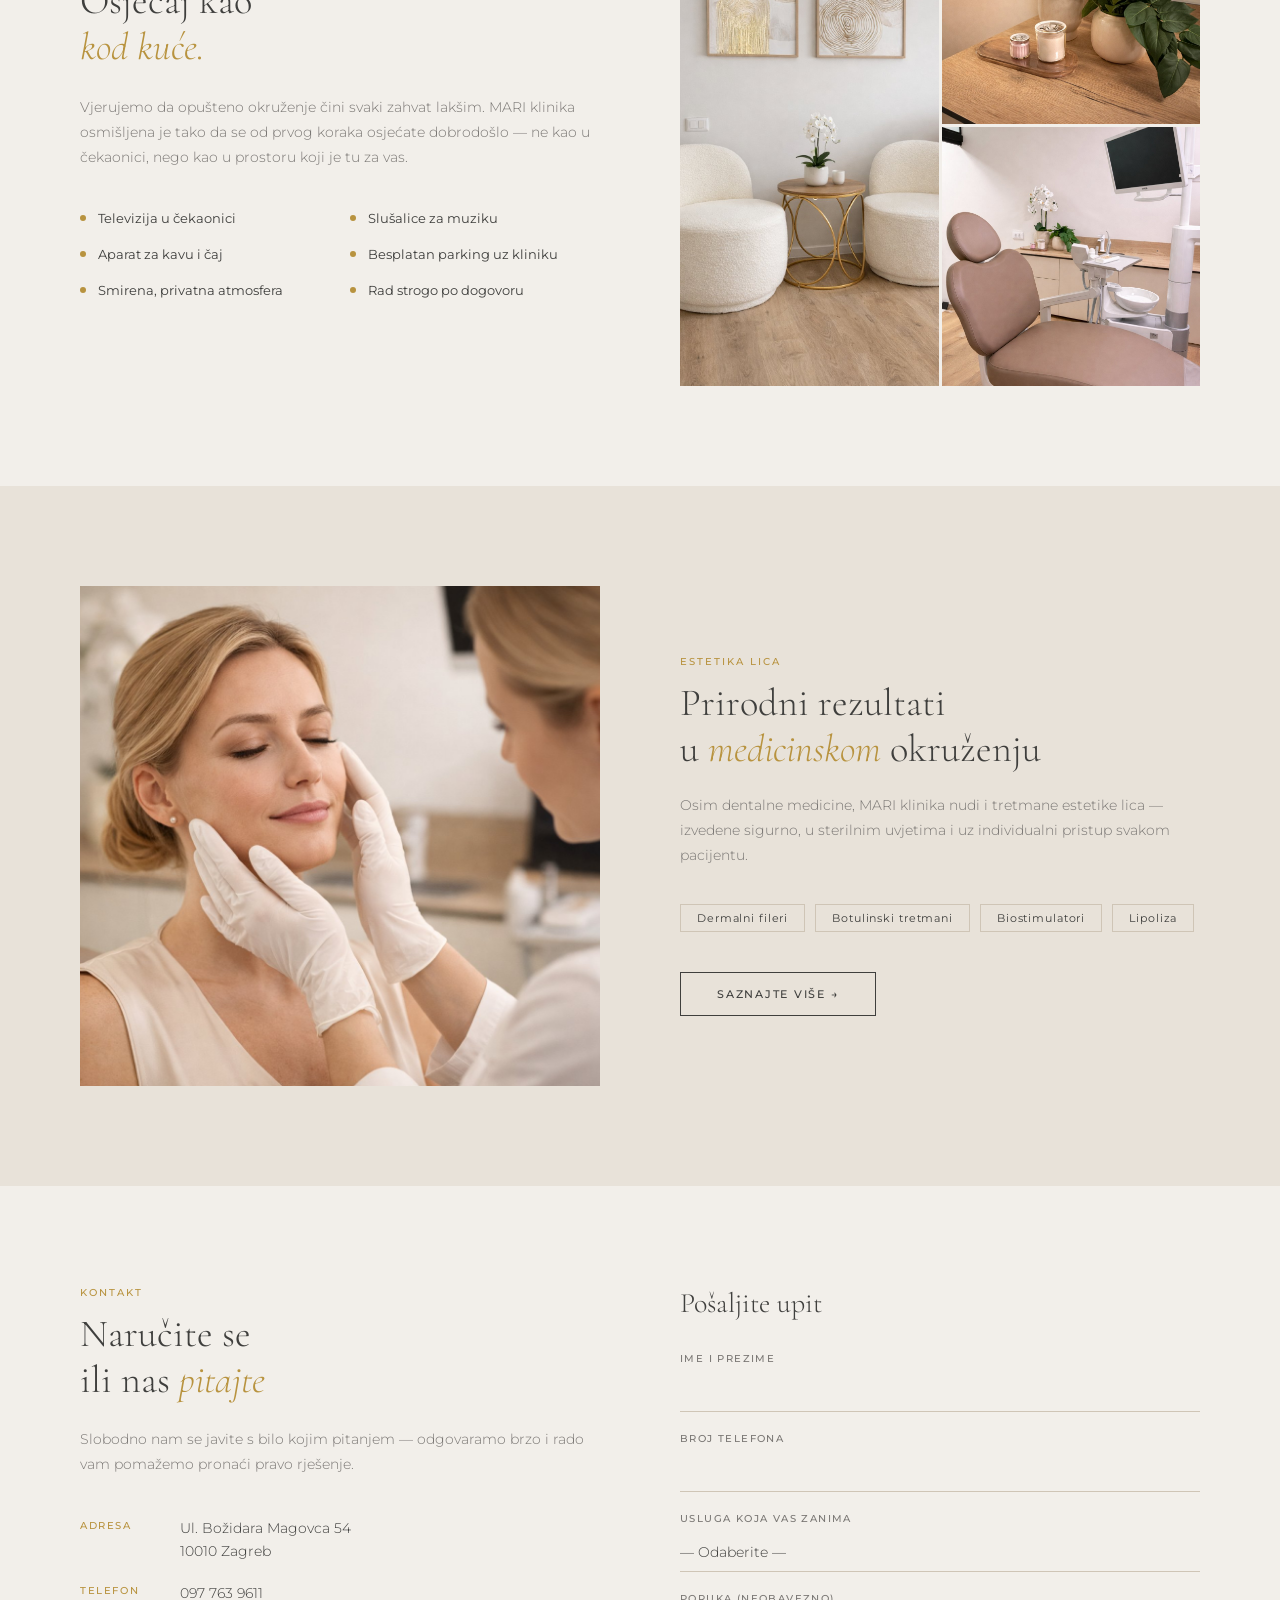
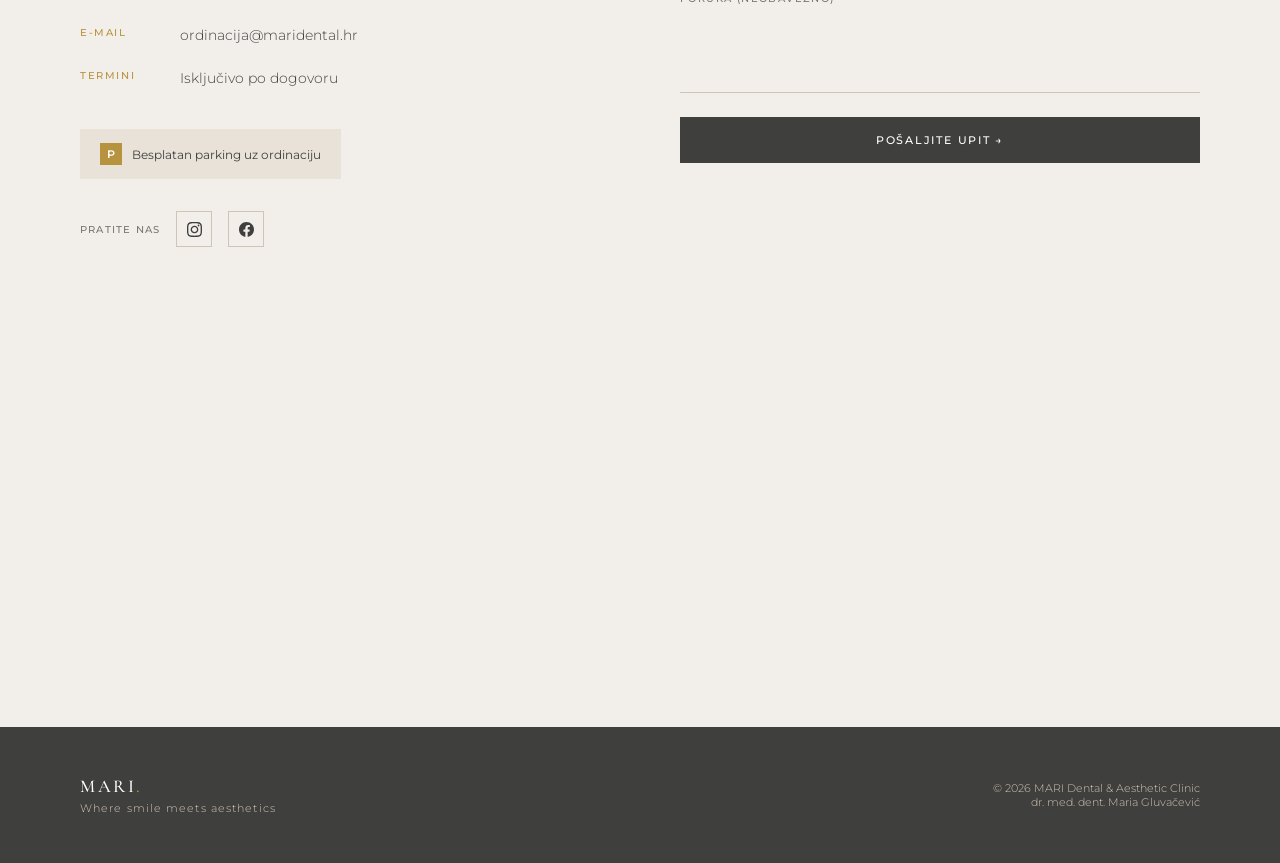
<file: index (2).html>
<!DOCTYPE html>
<html lang="hr">
<head>
  <meta charset="UTF-8" />
  <meta name="viewport" content="width=device-width, initial-scale=1.0" />
  <title>MARI Dental & Aesthetic Clinic — Zagreb</title>
  <link rel="preconnect" href="https://fonts.googleapis.com" />
  <link rel="preconnect" href="https://fonts.gstatic.com" crossorigin />
  <link href="https://fonts.googleapis.com/css2?family=Cormorant+Garamond:ital,wght@0,300;0,400;0,500;0,600;1,300;1,400;1,500&family=Montserrat:wght@300;400;500;600&display=swap" rel="stylesheet" />
  <style>
    *, *::before, *::after { box-sizing: border-box; margin: 0; padding: 0; }

    :root {
      --off-white: #f2efea;
      --charcoal: #3f3f3d;
      --gold: #b8933f;
      --gold-light: #d4b06a;
      --taupe: #cfc5b6;
      --taupe-light: #e8e2d9;
      --white: #ffffff;
      --text-light: #7a7774;
    }

    html { scroll-behavior: smooth; }

    body {
      font-family: 'Montserrat', sans-serif;
      font-weight: 300;
      color: var(--charcoal);
      background: var(--off-white);
      overflow-x: hidden;
    }

    /* ── NAVIGATION ── */
    nav {
      position: fixed;
      top: 0; left: 0; right: 0;
      z-index: 100;
      padding: 0 48px;
      height: 72px;
      display: flex;
      align-items: center;
      justify-content: space-between;
      background: rgba(242, 239, 234, 0.92);
      backdrop-filter: blur(12px);
      border-bottom: 1px solid transparent;
      transition: border-color 0.3s, box-shadow 0.3s;
    }

    nav.scrolled {
      border-color: var(--taupe);
      box-shadow: 0 2px 20px rgba(63,63,61,0.06);
    }

    .nav-logo {
      font-family: 'Cormorant Garamond', serif;
      font-size: 22px;
      font-weight: 500;
      letter-spacing: 0.12em;
      color: var(--charcoal);
      text-decoration: none;
    }

    .nav-logo span { color: var(--gold); }

    .nav-links {
      display: flex;
      gap: 36px;
      list-style: none;
    }

    .nav-links a {
      font-family: 'Montserrat', sans-serif;
      font-size: 11px;
      font-weight: 500;
      letter-spacing: 0.14em;
      text-transform: uppercase;
      color: var(--charcoal);
      text-decoration: none;
      transition: color 0.2s;
    }

    .nav-links a:hover { color: var(--gold); }

    .nav-cta {
      font-family: 'Montserrat', sans-serif;
      font-size: 11px;
      font-weight: 500;
      letter-spacing: 0.14em;
      text-transform: uppercase;
      color: var(--white);
      background: var(--gold);
      padding: 10px 24px;
      text-decoration: none;
      transition: background 0.2s;
    }

    .nav-cta:hover { background: var(--charcoal); }

    .hamburger {
      display: none;
      flex-direction: column;
      gap: 5px;
      cursor: pointer;
      padding: 4px;
    }

    .hamburger span {
      display: block;
      width: 24px;
      height: 1.5px;
      background: var(--charcoal);
      transition: all 0.3s;
    }

    /* ── HERO ── */
    .hero {
      min-height: 100vh;
      display: grid;
      grid-template-columns: 1fr 1fr;
      padding-top: 72px;
    }

    .hero-content {
      display: flex;
      flex-direction: column;
      justify-content: center;
      padding: 80px 64px 80px 80px;
    }

    .hero-eyebrow {
      font-size: 10px;
      font-weight: 500;
      letter-spacing: 0.2em;
      text-transform: uppercase;
      color: var(--gold);
      margin-bottom: 28px;
    }

    .hero-title {
      font-family: 'Cormorant Garamond', serif;
      font-size: clamp(42px, 4.5vw, 68px);
      font-weight: 300;
      line-height: 1.15;
      color: var(--charcoal);
      margin-bottom: 28px;
    }

    .hero-title em {
      font-style: italic;
      color: var(--gold);
    }

    .hero-subtitle {
      font-size: 14px;
      font-weight: 300;
      line-height: 1.75;
      color: var(--text-light);
      max-width: 440px;
      margin-bottom: 48px;
    }

    .hero-cta {
      display: inline-block;
      font-size: 11px;
      font-weight: 500;
      letter-spacing: 0.16em;
      text-transform: uppercase;
      color: var(--white);
      background: var(--charcoal);
      padding: 16px 40px;
      text-decoration: none;
      transition: background 0.25s, transform 0.2s;
      align-self: flex-start;
    }

    .hero-cta:hover {
      background: var(--gold);
      transform: translateY(-1px);
    }

    .hero-trust {
      margin-top: 52px;
      display: flex;
      gap: 32px;
    }

    .trust-item {
      display: flex;
      flex-direction: column;
      gap: 4px;
    }

    .trust-number {
      font-family: 'Cormorant Garamond', serif;
      font-size: 32px;
      font-weight: 300;
      color: var(--gold);
      line-height: 1;
    }

    .trust-label {
      font-size: 10px;
      font-weight: 400;
      letter-spacing: 0.1em;
      color: var(--text-light);
      text-transform: uppercase;
    }

    .hero-image {
      position: relative;
      overflow: hidden;
      background: var(--taupe-light);
    }

    .hero-image img {
      width: 100%;
      height: 100%;
      object-fit: cover;
      object-position: center 20%;
      display: block;
    }

    .hero-image-overlay {
      position: absolute;
      bottom: 40px;
      left: -1px;
      background: var(--off-white);
      padding: 20px 28px 20px 32px;
      max-width: 260px;
    }

    .hero-image-overlay p {
      font-family: 'Cormorant Garamond', serif;
      font-size: 15px;
      font-style: italic;
      font-weight: 300;
      color: var(--charcoal);
      line-height: 1.5;
    }

    .hero-image-overlay span {
      display: block;
      font-family: 'Montserrat', sans-serif;
      font-size: 10px;
      font-weight: 500;
      letter-spacing: 0.12em;
      text-transform: uppercase;
      color: var(--gold);
      margin-top: 8px;
    }

    /* ── USP STRIP ── */
    .usp-strip {
      background: var(--charcoal);
      padding: 52px 80px;
      display: grid;
      grid-template-columns: repeat(4, 1fr);
      gap: 40px;
    }

    .usp-item {
      display: flex;
      flex-direction: column;
      gap: 12px;
    }

    .usp-num {
      font-family: 'Cormorant Garamond', serif;
      font-size: 13px;
      font-style: italic;
      color: var(--gold);
      letter-spacing: 0.05em;
    }

    .usp-title {
      font-family: 'Cormorant Garamond', serif;
      font-size: 20px;
      font-weight: 400;
      color: var(--white);
      line-height: 1.3;
    }

    .usp-text {
      font-size: 12px;
      font-weight: 300;
      line-height: 1.7;
      color: var(--taupe);
    }

    /* ── SERVICES ── */
    .services {
      padding: 100px 80px;
    }

    .section-header {
      display: flex;
      align-items: flex-end;
      justify-content: space-between;
      margin-bottom: 56px;
    }

    .section-eyebrow {
      font-size: 10px;
      font-weight: 500;
      letter-spacing: 0.2em;
      text-transform: uppercase;
      color: var(--gold);
      margin-bottom: 12px;
    }

    .section-title {
      font-family: 'Cormorant Garamond', serif;
      font-size: clamp(32px, 3vw, 48px);
      font-weight: 300;
      color: var(--charcoal);
      line-height: 1.2;
    }

    .section-title em { font-style: italic; color: var(--gold); }

    .section-link {
      font-size: 11px;
      font-weight: 500;
      letter-spacing: 0.14em;
      text-transform: uppercase;
      color: var(--charcoal);
      text-decoration: none;
      border-bottom: 1px solid var(--taupe);
      padding-bottom: 2px;
      transition: color 0.2s, border-color 0.2s;
      white-space: nowrap;
      margin-bottom: 6px;
    }

    .section-link:hover { color: var(--gold); border-color: var(--gold); }

    .services-grid {
      display: grid;
      grid-template-columns: repeat(5, 1fr);
      gap: 2px;
    }

    .service-card {
      background: var(--white);
      padding: 36px 28px;
      display: flex;
      flex-direction: column;
      gap: 12px;
      text-decoration: none;
      transition: background 0.25s, transform 0.2s;
      position: relative;
      overflow: hidden;
    }

    .service-card::after {
      content: '';
      position: absolute;
      bottom: 0; left: 0; right: 0;
      height: 2px;
      background: var(--gold);
      transform: scaleX(0);
      transform-origin: left;
      transition: transform 0.3s;
    }

    .service-card:hover { background: var(--charcoal); transform: translateY(-3px); }
    .service-card:hover::after { transform: scaleX(1); }
    .service-card:hover .service-num,
    .service-card:hover .service-name,
    .service-card:hover .service-desc,
    .service-card:hover .service-arrow { color: var(--taupe-light); }
    .service-card:hover .service-name { color: var(--white); }

    .service-num {
      font-family: 'Cormorant Garamond', serif;
      font-size: 13px;
      font-style: italic;
      color: var(--gold);
      transition: color 0.25s;
    }

    .service-name {
      font-family: 'Cormorant Garamond', serif;
      font-size: 18px;
      font-weight: 400;
      color: var(--charcoal);
      line-height: 1.3;
      transition: color 0.25s;
    }

    .service-desc {
      font-size: 11px;
      font-weight: 300;
      line-height: 1.65;
      color: var(--text-light);
      flex: 1;
      transition: color 0.25s;
    }

    .service-arrow {
      font-size: 14px;
      color: var(--gold);
      margin-top: 8px;
      transition: color 0.25s;
    }

    /* ── ABOUT / DOCTOR ── */
    .about {
      display: grid;
      grid-template-columns: 1fr 1fr;
      min-height: 600px;
    }

    .about-image {
      position: relative;
      overflow: hidden;
      background: var(--taupe-light);
    }

    .about-image img {
      width: 100%;
      height: 100%;
      object-fit: cover;
      object-position: center top;
      display: block;
    }

    .about-content {
      background: var(--charcoal);
      padding: 80px 64px;
      display: flex;
      flex-direction: column;
      justify-content: center;
    }

    .about-content .section-eyebrow { color: var(--gold); }

    .about-content .section-title { color: var(--white); }

    .about-text {
      font-size: 14px;
      font-weight: 300;
      line-height: 1.8;
      color: var(--taupe);
      margin: 24px 0 40px;
      max-width: 440px;
    }

    .about-details {
      display: flex;
      flex-direction: column;
      gap: 16px;
      margin-bottom: 40px;
    }

    .about-detail {
      display: flex;
      align-items: flex-start;
      gap: 16px;
      font-size: 13px;
      font-weight: 300;
      color: var(--taupe);
      line-height: 1.5;
    }

    .about-detail-icon {
      color: var(--gold);
      font-size: 14px;
      flex-shrink: 0;
      margin-top: 1px;
    }

    .about-cta {
      display: inline-block;
      font-size: 11px;
      font-weight: 500;
      letter-spacing: 0.16em;
      text-transform: uppercase;
      color: var(--charcoal);
      background: var(--off-white);
      padding: 14px 36px;
      text-decoration: none;
      transition: background 0.2s;
      align-self: flex-start;
    }

    .about-cta:hover { background: var(--gold); color: var(--white); }

    /* ── EXPERIENCE / FEEL ── */
    .experience {
      padding: 100px 80px;
      display: grid;
      grid-template-columns: 1fr 1fr;
      gap: 80px;
      align-items: center;
    }

    .experience-text {}

    .experience-title {
      font-family: 'Cormorant Garamond', serif;
      font-size: clamp(32px, 3vw, 48px);
      font-weight: 300;
      color: var(--charcoal);
      line-height: 1.2;
      margin-bottom: 24px;
    }

    .experience-title em { font-style: italic; color: var(--gold); }

    .experience-desc {
      font-size: 14px;
      font-weight: 300;
      line-height: 1.8;
      color: var(--text-light);
      margin-bottom: 40px;
    }

    .amenities {
      display: grid;
      grid-template-columns: 1fr 1fr;
      gap: 20px;
    }

    .amenity {
      display: flex;
      align-items: center;
      gap: 12px;
      font-size: 13px;
      font-weight: 400;
      color: var(--charcoal);
    }

    .amenity-dot {
      width: 6px;
      height: 6px;
      background: var(--gold);
      border-radius: 50%;
      flex-shrink: 0;
    }

    .experience-images {
      display: grid;
      grid-template-columns: 1fr 1fr;
      grid-template-rows: 1fr 1fr;
      gap: 3px;
      height: 520px;
    }

    .exp-img {
      overflow: hidden;
      background: var(--taupe-light);
    }

    .exp-img:first-child {
      grid-row: 1 / 3;
    }

    .exp-img img {
      width: 100%;
      height: 100%;
      object-fit: cover;
      display: block;
      transition: transform 0.5s;
    }

    .exp-img:hover img { transform: scale(1.04); }

    /* ── AESTHETICS TEASER ── */
    .aesthetics {
      background: var(--taupe-light);
      padding: 100px 80px;
      display: grid;
      grid-template-columns: 1fr 1fr;
      gap: 80px;
      align-items: center;
    }

    .aesthetics-image {
      height: 500px;
      overflow: hidden;
      background: var(--taupe);
    }

    .aesthetics-image img {
      width: 100%;
      height: 100%;
      object-fit: cover;
      display: block;
    }

    .aesthetics-content {}

    .aesthetics-content .section-eyebrow { color: var(--gold); }

    .aesthetics-title {
      font-family: 'Cormorant Garamond', serif;
      font-size: clamp(32px, 3vw, 48px);
      font-weight: 300;
      color: var(--charcoal);
      line-height: 1.2;
      margin-bottom: 20px;
    }

    .aesthetics-title em { font-style: italic; color: var(--gold); }

    .aesthetics-desc {
      font-size: 14px;
      font-weight: 300;
      line-height: 1.8;
      color: var(--text-light);
      margin-bottom: 36px;
    }

    .aesthetics-treatments {
      display: flex;
      flex-wrap: wrap;
      gap: 10px;
      margin-bottom: 40px;
    }

    .treatment-tag {
      font-size: 11px;
      font-weight: 400;
      letter-spacing: 0.08em;
      color: var(--charcoal);
      border: 1px solid var(--taupe);
      padding: 6px 16px;
      transition: background 0.2s, color 0.2s;
    }

    .treatment-tag:hover { background: var(--gold); color: var(--white); border-color: var(--gold); }

    .aesthetics-cta {
      display: inline-block;
      font-size: 11px;
      font-weight: 500;
      letter-spacing: 0.16em;
      text-transform: uppercase;
      color: var(--charcoal);
      border: 1px solid var(--charcoal);
      padding: 14px 36px;
      text-decoration: none;
      transition: all 0.2s;
    }

    .aesthetics-cta:hover { background: var(--charcoal); color: var(--white); }

    /* ── CONTACT ── */
    .contact {
      padding: 100px 80px;
      display: grid;
      grid-template-columns: 1fr 1fr;
      gap: 80px;
      align-items: start;
    }

    .contact-info {}

    .contact-info .section-eyebrow { margin-bottom: 12px; }

    .contact-info .section-title { margin-bottom: 24px; }

    .contact-desc {
      font-size: 14px;
      font-weight: 300;
      line-height: 1.8;
      color: var(--text-light);
      margin-bottom: 40px;
    }

    .contact-details {
      display: flex;
      flex-direction: column;
      gap: 20px;
      margin-bottom: 40px;
    }

    .contact-detail {
      display: flex;
      gap: 20px;
    }

    .contact-detail-label {
      font-size: 10px;
      font-weight: 500;
      letter-spacing: 0.16em;
      text-transform: uppercase;
      color: var(--gold);
      width: 80px;
      flex-shrink: 0;
      padding-top: 2px;
    }

    .contact-detail-value {
      font-size: 14px;
      font-weight: 300;
      color: var(--charcoal);
      line-height: 1.6;
    }

    .contact-detail-value a {
      color: var(--charcoal);
      text-decoration: none;
      transition: color 0.2s;
    }

    .contact-detail-value a:hover { color: var(--gold); }

    .contact-parking {
      display: inline-flex;
      align-items: center;
      gap: 10px;
      background: var(--taupe-light);
      padding: 14px 20px;
      font-size: 12px;
      font-weight: 400;
      color: var(--charcoal);
      margin-bottom: 32px;
    }

    .contact-parking-icon {
      background: var(--gold);
      color: var(--white);
      font-size: 11px;
      font-weight: 600;
      width: 22px;
      height: 22px;
      display: flex;
      align-items: center;
      justify-content: center;
      flex-shrink: 0;
      font-family: 'Montserrat', sans-serif;
    }

    .contact-social {
      display: flex;
      gap: 16px;
      align-items: center;
    }

    .contact-social-label {
      font-size: 10px;
      font-weight: 500;
      letter-spacing: 0.12em;
      text-transform: uppercase;
      color: var(--text-light);
    }

    .social-icon {
      width: 36px;
      height: 36px;
      border: 1px solid var(--taupe);
      display: flex;
      align-items: center;
      justify-content: center;
      text-decoration: none;
      color: var(--charcoal);
      transition: all 0.2s;
    }

    .social-icon:hover { background: var(--charcoal); color: var(--white); border-color: var(--charcoal); }

    .social-icon svg { width: 15px; height: 15px; fill: currentColor; }

    /* Contact Form */
    .contact-form-wrap {}

    .contact-form-title {
      font-family: 'Cormorant Garamond', serif;
      font-size: 28px;
      font-weight: 300;
      color: var(--charcoal);
      margin-bottom: 32px;
    }

    .form-group {
      margin-bottom: 20px;
    }

    .form-label {
      display: block;
      font-size: 10px;
      font-weight: 500;
      letter-spacing: 0.14em;
      text-transform: uppercase;
      color: var(--text-light);
      margin-bottom: 8px;
    }

    .form-input,
    .form-select,
    .form-textarea {
      width: 100%;
      border: none;
      border-bottom: 1px solid var(--taupe);
      background: transparent;
      font-family: 'Montserrat', sans-serif;
      font-size: 14px;
      font-weight: 300;
      color: var(--charcoal);
      padding: 10px 0;
      outline: none;
      transition: border-color 0.2s;
      appearance: none;
    }

    .form-input:focus,
    .form-select:focus,
    .form-textarea:focus { border-color: var(--gold); }

    .form-textarea {
      height: 80px;
      resize: none;
    }

    .form-submit {
      width: 100%;
      border: none;
      background: var(--charcoal);
      color: var(--white);
      font-family: 'Montserrat', sans-serif;
      font-size: 11px;
      font-weight: 500;
      letter-spacing: 0.16em;
      text-transform: uppercase;
      padding: 16px;
      cursor: pointer;
      transition: background 0.2s;
      margin-top: 8px;
    }

    .form-submit:hover { background: var(--gold); }

    /* ── MAP ── */
    .map-section {
      height: 380px;
      overflow: hidden;
    }

    .map-section iframe {
      width: 100%;
      height: 100%;
      border: none;
      filter: grayscale(30%) contrast(0.95);
      display: block;
    }

    /* ── FOOTER ── */
    footer {
      background: var(--charcoal);
      padding: 48px 80px;
      display: flex;
      justify-content: space-between;
      align-items: center;
    }

    .footer-logo {
      font-family: 'Cormorant Garamond', serif;
      font-size: 18px;
      font-weight: 500;
      letter-spacing: 0.14em;
      color: var(--white);
    }

    .footer-logo span { color: var(--gold); }

    .footer-tagline {
      font-size: 11px;
      font-weight: 300;
      letter-spacing: 0.1em;
      color: var(--taupe);
      margin-top: 4px;
    }

    .footer-copy {
      font-size: 11px;
      font-weight: 300;
      color: var(--taupe);
      text-align: right;
    }

    /* ── MOBILE ── */
    @media (max-width: 1024px) {
      nav { padding: 0 32px; }
      .nav-links, .nav-cta { display: none; }
      .hamburger { display: flex; }

      .hero { grid-template-columns: 1fr; }
      .hero-image { height: 55vw; order: -1; }
      .hero-image-overlay { display: none; }
      .hero-content { padding: 48px 32px 64px; }
      .hero-trust { gap: 24px; }

      .usp-strip {
        grid-template-columns: 1fr 1fr;
        padding: 52px 32px;
        gap: 32px;
      }

      .services { padding: 72px 32px; }
      .services-grid { grid-template-columns: repeat(2, 1fr); }
      .section-header { flex-direction: column; align-items: flex-start; gap: 16px; }

      .about { grid-template-columns: 1fr; }
      .about-image { height: 60vw; }
      .about-content { padding: 56px 32px; }

      .experience { grid-template-columns: 1fr; padding: 72px 32px; gap: 48px; }
      .experience-images { grid-template-columns: 1fr 1fr; height: 320px; }

      .aesthetics { grid-template-columns: 1fr; padding: 72px 32px; gap: 48px; }
      .aesthetics-image { height: 60vw; }

      .contact { grid-template-columns: 1fr; padding: 72px 32px; gap: 56px; }

      footer { flex-direction: column; gap: 20px; padding: 40px 32px; text-align: center; }
      .footer-copy { text-align: center; }
    }

    @media (max-width: 640px) {
      .usp-strip { grid-template-columns: 1fr; }
      .services-grid { grid-template-columns: 1fr; }
      .amenities { grid-template-columns: 1fr; }
      .experience-images { height: 240px; }
    }

    /* Mobile nav open */
    .mobile-nav {
      display: none;
      position: fixed;
      top: 72px; left: 0; right: 0; bottom: 0;
      background: var(--off-white);
      z-index: 99;
      flex-direction: column;
      padding: 40px 32px;
      gap: 32px;
    }

    .mobile-nav.open { display: flex; }

    .mobile-nav a {
      font-family: 'Cormorant Garamond', serif;
      font-size: 28px;
      font-weight: 300;
      color: var(--charcoal);
      text-decoration: none;
      letter-spacing: 0.05em;
    }

    .mobile-nav .mobile-cta {
      font-family: 'Montserrat', sans-serif;
      font-size: 12px;
      font-weight: 500;
      letter-spacing: 0.16em;
      text-transform: uppercase;
      background: var(--gold);
      color: var(--white);
      padding: 16px 32px;
      margin-top: 8px;
      display: inline-block;
    }

    /* Fade-in on scroll */
    .reveal {
      opacity: 0;
      transform: translateY(24px);
      transition: opacity 0.7s ease, transform 0.7s ease;
    }

    .reveal.visible {
      opacity: 1;
      transform: translateY(0);
    }
  </style>
</head>
<body>

  <!-- NAVIGATION -->
  <nav id="mainNav">
    <a href="#" class="nav-logo">MARI<span>.</span></a>
    <ul class="nav-links">
      <li><a href="#usluge">Usluge</a></li>
      <li><a href="#o-nama">O nama</a></li>
      <li><a href="#estetika">Estetika lica</a></li>
      <li><a href="#kontakt">Kontakt</a></li>
    </ul>
    <a href="#kontakt" class="nav-cta">Naručite se</a>
    <div class="hamburger" id="hamburger" onclick="toggleMenu()">
      <span></span><span></span><span></span>
    </div>
  </nav>

  <!-- Mobile nav -->
  <div class="mobile-nav" id="mobileNav">
    <a href="#usluge" onclick="toggleMenu()">Usluge</a>
    <a href="#o-nama" onclick="toggleMenu()">O nama</a>
    <a href="#estetika" onclick="toggleMenu()">Estetika lica</a>
    <a href="#kontakt" onclick="toggleMenu()">Kontakt</a>
    <a href="#kontakt" class="mobile-cta" onclick="toggleMenu()">Naručite se →</a>
  </div>

  <!-- HERO -->
  <section class="hero">
    <div class="hero-content">
      <p class="hero-eyebrow">Dentalna medicina &amp; estetika lica — Zagreb</p>
      <h1 class="hero-title">
        Stručna i nježna briga<br>
        za zdrav osmijeh<br>
        i <em>ljepotu lica.</em>
      </h1>
      <p class="hero-subtitle">
        Privatna klinika u Zagrebu koja spaja vrhunsku stomatologiju, estetiku lica i individualni pristup — bez žurbe i bez straha.
      </p>
      <a href="#kontakt" class="hero-cta">Naručite se na pregled →</a>
      <div class="hero-trust">
        <div class="trust-item">
          <span class="trust-number">10+</span>
          <span class="trust-label">Usluga</span>
        </div>
        <div class="trust-item">
          <span class="trust-number">100%</span>
          <span class="trust-label">Transparentne cijene</span>
        </div>
        <div class="trust-item">
          <span class="trust-number">P</span>
          <span class="trust-label" style="letter-spacing:0; font-size:10px;">Besplatan parking</span>
        </div>
      </div>
    </div>
    <div class="hero-image">
      <!-- Zamijeni src s pravom slikom kada bude dostupna -->
      <img src="slike/hero.png" alt="MARI Dental & Aesthetic Clinic" onerror="this.parentElement.style.background='var(--taupe-light)'; this.style.display='none'" />
      <div class="hero-image-overlay">
        <p>"Osjećaj kao kod kuće, briga kao u najboljoj klinici."</p>
        <span>dr. med. dent. Maria Gluvačević</span>
      </div>
    </div>
  </section>

  <!-- USP STRIP -->
  <section class="usp-strip">
    <div class="usp-item reveal">
      <span class="usp-num">i.</span>
      <h3 class="usp-title">Individualni pristup</h3>
      <p class="usp-text">Svaki pacijent dobiva jasan plan terapije unaprijed, s transparentnim troškovnikom bez skrivenih troškova.</p>
    </div>
    <div class="usp-item reveal">
      <span class="usp-num">ii.</span>
      <h3 class="usp-title">Bez straha</h3>
      <p class="usp-text">Radimo s pacijentima kojima je stomatolog izvor anksioznosti. Smireni tretmani, potpuna kontrola boli, vlastiti tempo.</p>
    </div>
    <div class="usp-item reveal">
      <span class="usp-num">iii.</span>
      <h3 class="usp-title">Brzo i precizno</h3>
      <p class="usp-text">Poštujemo vaše vrijeme. Termini se ne kasne, zahvati se ne odugovlače.</p>
    </div>
    <div class="usp-item reveal">
      <span class="usp-num">iv.</span>
      <h3 class="usp-title">Sve na jednom mjestu</h3>
      <p class="usp-text">Dentalna medicina i estetika lica pod jednim krovom — od implantata i protetike do filera i botoksa.</p>
    </div>
  </section>

  <!-- SERVICES -->
  <section class="services" id="usluge">
    <div class="section-header">
      <div>
        <p class="section-eyebrow">Naše usluge</p>
        <h2 class="section-title">Što možemo<br>učiniti za <em>vas</em></h2>
      </div>
      <a href="usluge.html" class="section-link">Sve usluge →</a>
    </div>
    <div class="services-grid">
      <a href="konzervativna-stomatologija.html" class="service-card reveal">
        <span class="service-num">i.</span>
        <h3 class="service-name">Konzervativna stomatologija</h3>
        <p class="service-desc">Liječenje karijesa i popravci zuba — precizno, bezbolno i trajno.</p>
        <span class="service-arrow">→</span>
      </a>
      <a href="endodoncija.html" class="service-card reveal">
        <span class="service-num">ii.</span>
        <h3 class="service-name">Endodoncija</h3>
        <p class="service-desc">Liječenje upale živca zuba bez boli i straha.</p>
        <span class="service-arrow">→</span>
      </a>
      <a href="oralna-kirurgija.html" class="service-card reveal">
        <span class="service-num">iii.</span>
        <h3 class="service-name">Oralna kirurgija</h3>
        <p class="service-desc">Vađenje umnjaka, sanacija upalnih procesa i kirurški zahvati u sigurnim rukama.</p>
        <span class="service-arrow">→</span>
      </a>
      <a href="implantologija.html" class="service-card reveal">
        <span class="service-num">iv.</span>
        <h3 class="service-name">Implantologija</h3>
        <p class="service-desc">Trajno rješenje za nedostajuće zube — pojedinačni implantati i veće rekonstrukcije.</p>
        <span class="service-arrow">→</span>
      </a>
      <a href="protetika.html" class="service-card reveal">
        <span class="service-num">v.</span>
        <h3 class="service-name">Zubna protetika</h3>
        <p class="service-desc">Krunice, mostovi i proteze izrađene prema vašem osmijehu.</p>
        <span class="service-arrow">→</span>
      </a>
      <a href="parodontologija.html" class="service-card reveal">
        <span class="service-num">vi.</span>
        <h3 class="service-name">Parodontologija</h3>
        <p class="service-desc">Liječenje upale desni i zaštita potpornog tkiva zuba.</p>
        <span class="service-arrow">→</span>
      </a>
      <a href="dentalna-higijena.html" class="service-card reveal">
        <span class="service-num">vii.</span>
        <h3 class="service-name">Dentalna higijena</h3>
        <p class="service-desc">Profesionalno čišćenje kamenca, pjeskarenje i zaštita cakline.</p>
        <span class="service-arrow">→</span>
      </a>
      <a href="estetska-stomatologija.html" class="service-card reveal">
        <span class="service-num">viii.</span>
        <h3 class="service-name">Estetska stomatologija</h3>
        <p class="service-desc">Izbjeljivanje, ljuskice, aligneri i digitalno planiranje osmijeha.</p>
        <span class="service-arrow">→</span>
      </a>
      <a href="djecja-stomatologija.html" class="service-card reveal">
        <span class="service-num">ix.</span>
        <h3 class="service-name">Dječja stomatologija</h3>
        <p class="service-desc">Nježan uvod u brigu o zubima — edukacija, prevencija i liječenje za najmlađe.</p>
        <span class="service-arrow">→</span>
      </a>
      <a href="estetika-lica.html" class="service-card reveal">
        <span class="service-num">x.</span>
        <h3 class="service-name">Estetika lica</h3>
        <p class="service-desc">Dermalni fileri, botulinski tretmani, biostimulatori — prirodni rezultati.</p>
        <span class="service-arrow">→</span>
      </a>
    </div>
  </section>

  <!-- ABOUT / DOCTOR -->
  <section class="about" id="o-nama">
    <div class="about-image">
      <img src="slike/doktorica.png" alt="dr. med. dent. Maria Gluvačević" onerror="this.parentElement.style.background='var(--taupe-light)'; this.style.display='none'" />
    </div>
    <div class="about-content">
      <p class="section-eyebrow">O nama</p>
      <h2 class="section-title" style="color:white">
        Medicina s <em>toplinom</em><br>i pažnjom
      </h2>
      <p class="about-text">
        MARI klinika nastala je iz uvjerenja da kvalitetna medicinska skrb ne treba biti hladna ni stresna. Svaki pacijent dolazi s različitim potrebama, strahovima i očekivanjima — a mi im pristupamo individualno, s vremenom i strpljenjem.
      </p>
      <div class="about-details">
        <div class="about-detail">
          <span class="about-detail-icon">✦</span>
          <span>Spajamo dentalnu medicinu i estetiku lica — sve na jednom mjestu, jedna liječnica, jedan tim</span>
        </div>
        <div class="about-detail">
          <span class="about-detail-icon">✦</span>
          <span>Rad po dogovoru — bez čekanja, s punom pažnjom u svakom terminu</span>
        </div>
        <div class="about-detail">
          <span class="about-detail-icon">✦</span>
          <span>Transparentne cijene i plan terapije unaprijed — bez iznenađenja</span>
        </div>
      </div>
      <a href="#kontakt" class="about-cta">Rezervirajte konzultaciju →</a>
    </div>
  </section>

  <!-- EXPERIENCE / FEEL AT HOME -->
  <section class="experience">
    <div class="experience-text reveal">
      <p class="section-eyebrow">Iskustvo u klinici</p>
      <h2 class="experience-title">
        Osjećaj kao<br><em>kod kuće.</em>
      </h2>
      <p class="experience-desc">
        Vjerujemo da opušteno okruženje čini svaki zahvat lakšim. MARI klinika osmišljena je tako da se od prvog koraka osjećate dobrodošlo — ne kao u čekaonici, nego kao u prostoru koji je tu za vas.
      </p>
      <div class="amenities">
        <div class="amenity"><span class="amenity-dot"></span>Televizija u čekaonici</div>
        <div class="amenity"><span class="amenity-dot"></span>Slušalice za muziku</div>
        <div class="amenity"><span class="amenity-dot"></span>Aparat za kavu i čaj</div>
        <div class="amenity"><span class="amenity-dot"></span>Besplatan parking uz kliniku</div>
        <div class="amenity"><span class="amenity-dot"></span>Smirena, privatna atmosfera</div>
        <div class="amenity"><span class="amenity-dot"></span>Rad strogo po dogovoru</div>
      </div>
    </div>
    <div class="experience-images">
      <div class="exp-img">
        <img src="slike/cekaonica.png" alt="Prostor klinike" onerror="this.parentElement.style.background='var(--taupe-light)'; this.style.display='none'" />
      </div>
      <div class="exp-img">
        <img src="slike/orhideja.png" alt="Detalj prostora" onerror="this.parentElement.style.background='var(--taupe)'; this.style.display='none'" />
      </div>
      <div class="exp-img">
        <img src="slike/stolica.png" alt="Ordinacija" onerror="this.parentElement.style.background='#d4cfc7'; this.style.display='none'" />
      </div>
    </div>
  </section>

  <!-- AESTHETICS TEASER -->
  <section class="aesthetics" id="estetika">
    <div class="aesthetics-image reveal">
      <img src="slike/estetikalica.png" alt="Estetika lica" onerror="this.parentElement.style.background='var(--taupe)'; this.style.display='none'" />
    </div>
    <div class="aesthetics-content reveal">
      <p class="section-eyebrow">Estetika lica</p>
      <h2 class="aesthetics-title">
        Prirodni rezultati<br>u <em>medicinskom</em> okruženju
      </h2>
      <p class="aesthetics-desc">
        Osim dentalne medicine, MARI klinika nudi i tretmane estetike lica — izvedene sigurno, u sterilnim uvjetima i uz individualni pristup svakom pacijentu.
      </p>
      <div class="aesthetics-treatments">
        <span class="treatment-tag">Dermalni fileri</span>
        <span class="treatment-tag">Botulinski tretmani</span>
        <span class="treatment-tag">Biostimulatori</span>
        <span class="treatment-tag">Lipoliza</span>
      </div>
      <a href="estetika-lica.html" class="aesthetics-cta">Saznajte više →</a>
    </div>
  </section>

  <!-- CONTACT -->
  <section class="contact" id="kontakt">
    <div class="contact-info reveal">
      <p class="section-eyebrow">Kontakt</p>
      <h2 class="section-title">Naručite se<br>ili nas <em>pitajte</em></h2>
      <p class="contact-desc">
        Slobodno nam se javite s bilo kojim pitanjem — odgovaramo brzo i rado vam pomažemo pronaći pravo rješenje.
      </p>
      <div class="contact-details">
        <div class="contact-detail">
          <span class="contact-detail-label">Adresa</span>
          <span class="contact-detail-value">Ul. Božidara Magovca 54<br>10010 Zagreb</span>
        </div>
        <div class="contact-detail">
          <span class="contact-detail-label">Telefon</span>
          <span class="contact-detail-value">
            <a href="tel:+385977639611">097 763 9611</a>
          </span>
        </div>
        <div class="contact-detail">
          <span class="contact-detail-label">E-mail</span>
          <span class="contact-detail-value">
            <a href="mailto:ordinacija@maridental.hr">ordinacija@maridental.hr</a>
          </span>
        </div>
        <div class="contact-detail">
          <span class="contact-detail-label">Termini</span>
          <span class="contact-detail-value">Isključivo po dogovoru</span>
        </div>
      </div>
      <div class="contact-parking">
        <div class="contact-parking-icon">P</div>
        Besplatan parking uz ordinaciju
      </div>
      <div class="contact-social">
        <span class="contact-social-label">Pratite nas</span>
        <a href="https://www.instagram.com/maridental.hr" target="_blank" rel="noopener" class="social-icon" aria-label="Instagram">
          <svg viewBox="0 0 24 24" xmlns="http://www.w3.org/2000/svg"><path d="M12 2.163c3.204 0 3.584.012 4.85.07 3.252.148 4.771 1.691 4.919 4.919.058 1.265.069 1.645.069 4.849 0 3.205-.012 3.584-.069 4.849-.149 3.225-1.664 4.771-4.919 4.919-1.266.058-1.644.07-4.85.07-3.204 0-3.584-.012-4.849-.07-3.26-.149-4.771-1.699-4.919-4.92-.058-1.265-.07-1.644-.07-4.849 0-3.204.013-3.583.07-4.849.149-3.227 1.664-4.771 4.919-4.919 1.266-.057 1.645-.069 4.849-.069zm0-2.163c-3.259 0-3.667.014-4.947.072-4.358.2-6.78 2.618-6.98 6.98-.059 1.281-.073 1.689-.073 4.948 0 3.259.014 3.668.072 4.948.2 4.358 2.618 6.78 6.98 6.98 1.281.058 1.689.072 4.948.072 3.259 0 3.668-.014 4.948-.072 4.354-.2 6.782-2.618 6.979-6.98.059-1.28.073-1.689.073-4.948 0-3.259-.014-3.667-.072-4.947-.196-4.354-2.617-6.78-6.979-6.98-1.281-.059-1.69-.073-4.949-.073zm0 5.838c-3.403 0-6.162 2.759-6.162 6.162s2.759 6.163 6.162 6.163 6.162-2.759 6.162-6.163c0-3.403-2.759-6.162-6.162-6.162zm0 10.162c-2.209 0-4-1.79-4-4 0-2.209 1.791-4 4-4s4 1.791 4 4c0 2.21-1.791 4-4 4zm6.406-11.845c-.796 0-1.441.645-1.441 1.44s.645 1.44 1.441 1.44c.795 0 1.439-.645 1.439-1.44s-.644-1.44-1.439-1.44z"/></svg>
        </a>
        <a href="https://www.facebook.com/maridental.hr" target="_blank" rel="noopener" class="social-icon" aria-label="Facebook">
          <svg viewBox="0 0 24 24" xmlns="http://www.w3.org/2000/svg"><path d="M24 12.073c0-6.627-5.373-12-12-12s-12 5.373-12 12c0 5.99 4.388 10.954 10.125 11.854v-8.385H7.078v-3.47h3.047V9.43c0-3.007 1.792-4.669 4.533-4.669 1.312 0 2.686.235 2.686.235v2.953H15.83c-1.491 0-1.956.925-1.956 1.874v2.25h3.328l-.532 3.47h-2.796v8.385C19.612 23.027 24 18.062 24 12.073z"/></svg>
        </a>
      </div>
    </div>

    <div class="contact-form-wrap reveal">
      <h3 class="contact-form-title">Pošaljite upit</h3>
      <div class="form-group">
        <label class="form-label" for="ime">Ime i prezime</label>
        <input class="form-input" type="text" id="ime" name="ime" autocomplete="name" />
      </div>
      <div class="form-group">
        <label class="form-label" for="tel">Broj telefona</label>
        <input class="form-input" type="tel" id="tel" name="tel" autocomplete="tel" />
      </div>
      <div class="form-group">
        <label class="form-label" for="usluga">Usluga koja vas zanima</label>
        <select class="form-select" id="usluga" name="usluga">
          <option value="">— Odaberite —</option>
          <option>Konzervativna stomatologija</option>
          <option>Endodoncija</option>
          <option>Oralna kirurgija</option>
          <option>Implantologija</option>
          <option>Zubna protetika</option>
          <option>Parodontologija</option>
          <option>Dentalna higijena</option>
          <option>Estetska stomatologija</option>
          <option>Dječja stomatologija</option>
          <option>Estetika lica</option>
          <option>Nisam sigurna/siguran</option>
        </select>
      </div>
      <div class="form-group">
        <label class="form-label" for="poruka">Poruka (neobavezno)</label>
        <textarea class="form-textarea" id="poruka" name="poruka"></textarea>
      </div>
      <a href="#" class="form-submit" id="formSubmit" onclick="submitForm(event)" style="display:block; text-align:center; cursor:pointer; padding:16px; background:var(--charcoal); color:var(--white); font-family:'Montserrat',sans-serif; font-size:11px; font-weight:500; letter-spacing:0.16em; text-transform:uppercase; text-decoration:none; transition:background 0.2s;">
        Pošaljite upit →
      </a>
    </div>
  </section>

  <!-- MAP -->
  <div class="map-section">
    <iframe
      src="https://www.google.com/maps/embed?pb=!1m18!1m12!1m3!1d2781.3!2d15.9767!3d45.7889!2m3!1f0!2f0!3f0!3m2!1i1024!2i768!4f13.1!3m3!1m2!1s0x4765d6e1234abcde%3A0x1234567890abcdef!2sUl.+Bo%C5%BEidara+Magovca+54%2C+10010+Zagreb!5e0!3m2!1shr!2shr!4v1234567890"
      allowfullscreen=""
      loading="lazy"
      referrerpolicy="no-referrer-when-downgrade"
      title="Lokacija MARI klinike">
    </iframe>
  </div>

  <!-- FOOTER -->
  <footer>
    <div>
      <div class="footer-logo">MARI<span>.</span></div>
      <div class="footer-tagline">Where smile meets aesthetics</div>
    </div>
    <div class="footer-copy">
      © 2026 MARI Dental &amp; Aesthetic Clinic<br>
      dr. med. dent. Maria Gluvačević
    </div>
  </footer>

  <script>
    // Nav scroll effect
    const nav = document.getElementById('mainNav');
    window.addEventListener('scroll', () => {
      nav.classList.toggle('scrolled', window.scrollY > 20);
    });

    // Mobile menu
    function toggleMenu() {
      document.getElementById('mobileNav').classList.toggle('open');
    }

    // Reveal on scroll
    const reveals = document.querySelectorAll('.reveal');
    const observer = new IntersectionObserver((entries) => {
      entries.forEach((entry, i) => {
        if (entry.isIntersecting) {
          setTimeout(() => entry.target.classList.add('visible'), i * 80);
          observer.unobserve(entry.target);
        }
      });
    }, { threshold: 0.12 });
    reveals.forEach(el => observer.observe(el));

    // Form submit → mailto
    function submitForm(e) {
      e.preventDefault();
      const ime = document.getElementById('ime').value;
      const tel = document.getElementById('tel').value;
      const usluga = document.getElementById('usluga').value;
      const poruka = document.getElementById('poruka').value;
      const body = `Ime: ${ime}\nTelefon: ${tel}\nUsluga: ${usluga}\nPoruka: ${poruka}`;
      window.location.href = `mailto:ordinacija@maridental.hr?subject=Upit%20s%20web%20stranice&body=${encodeURIComponent(body)}`;
    }
  </script>
</body>
</html>
</file>
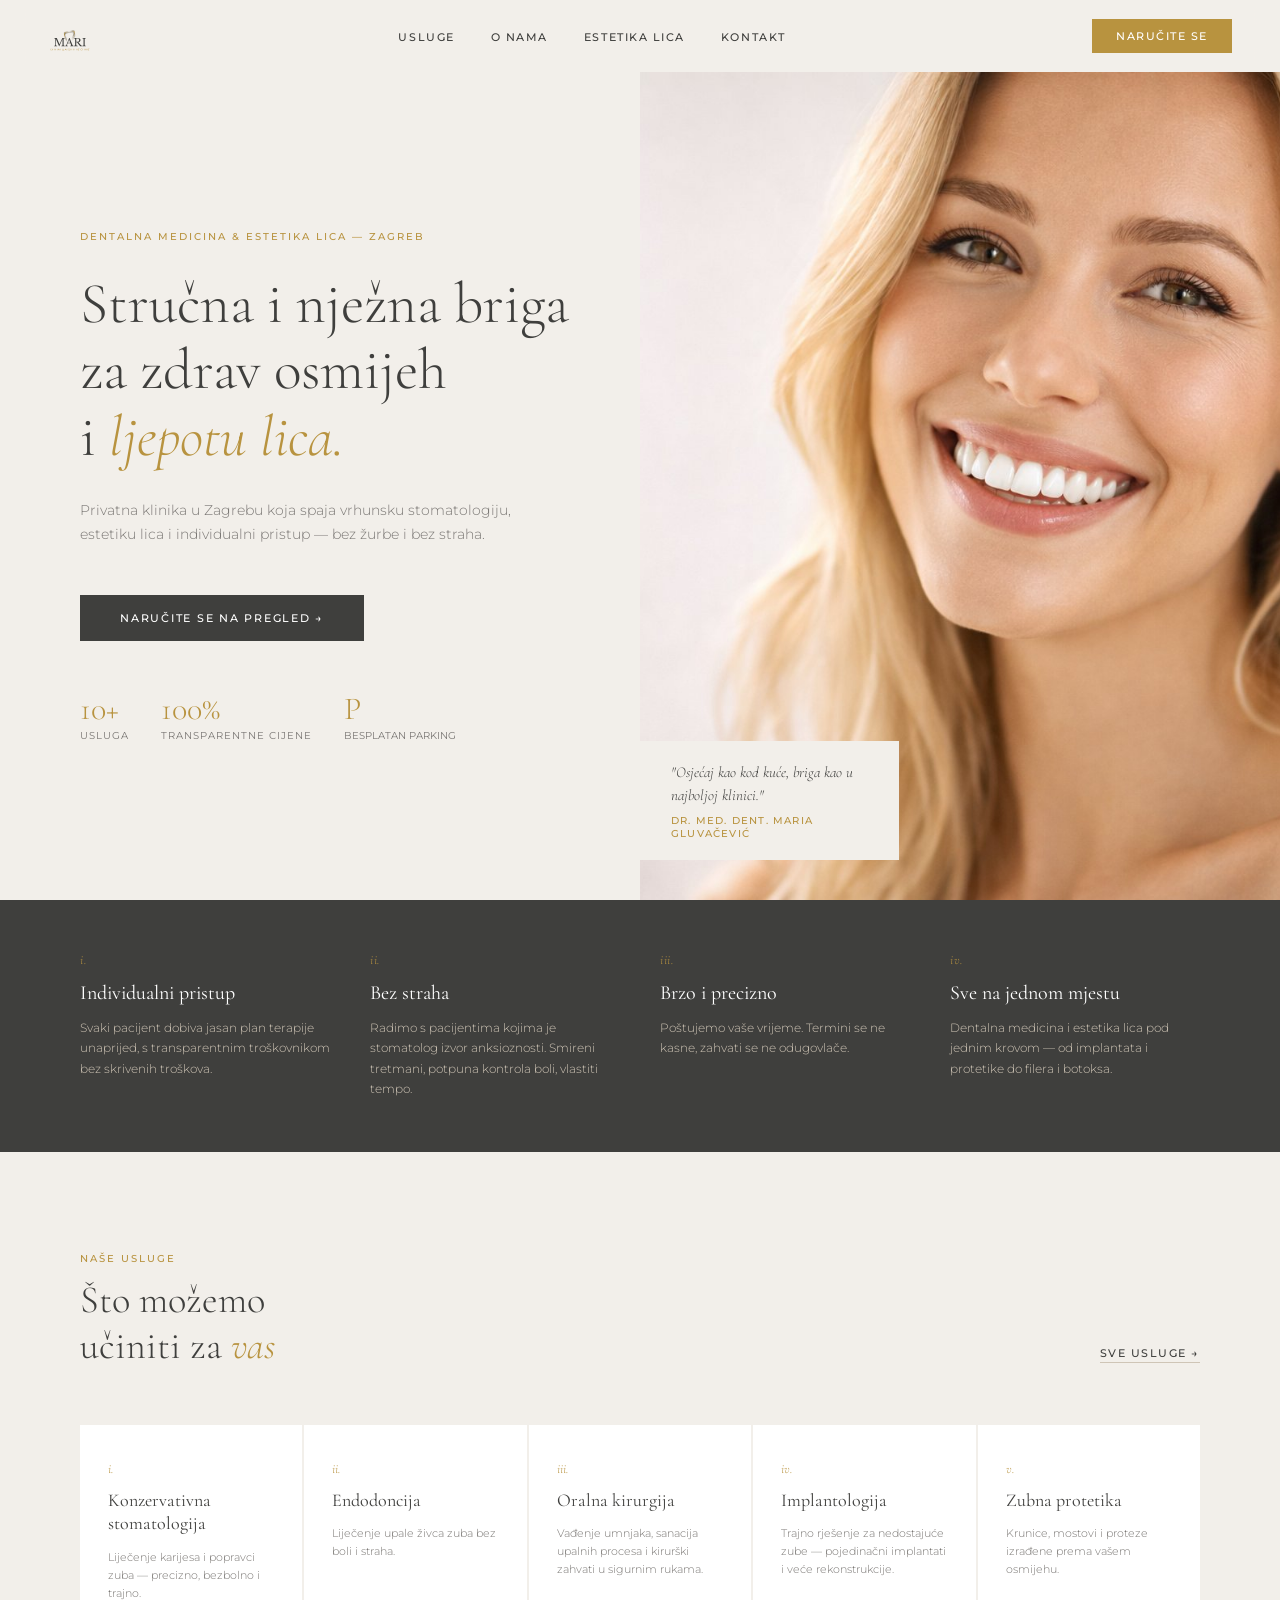
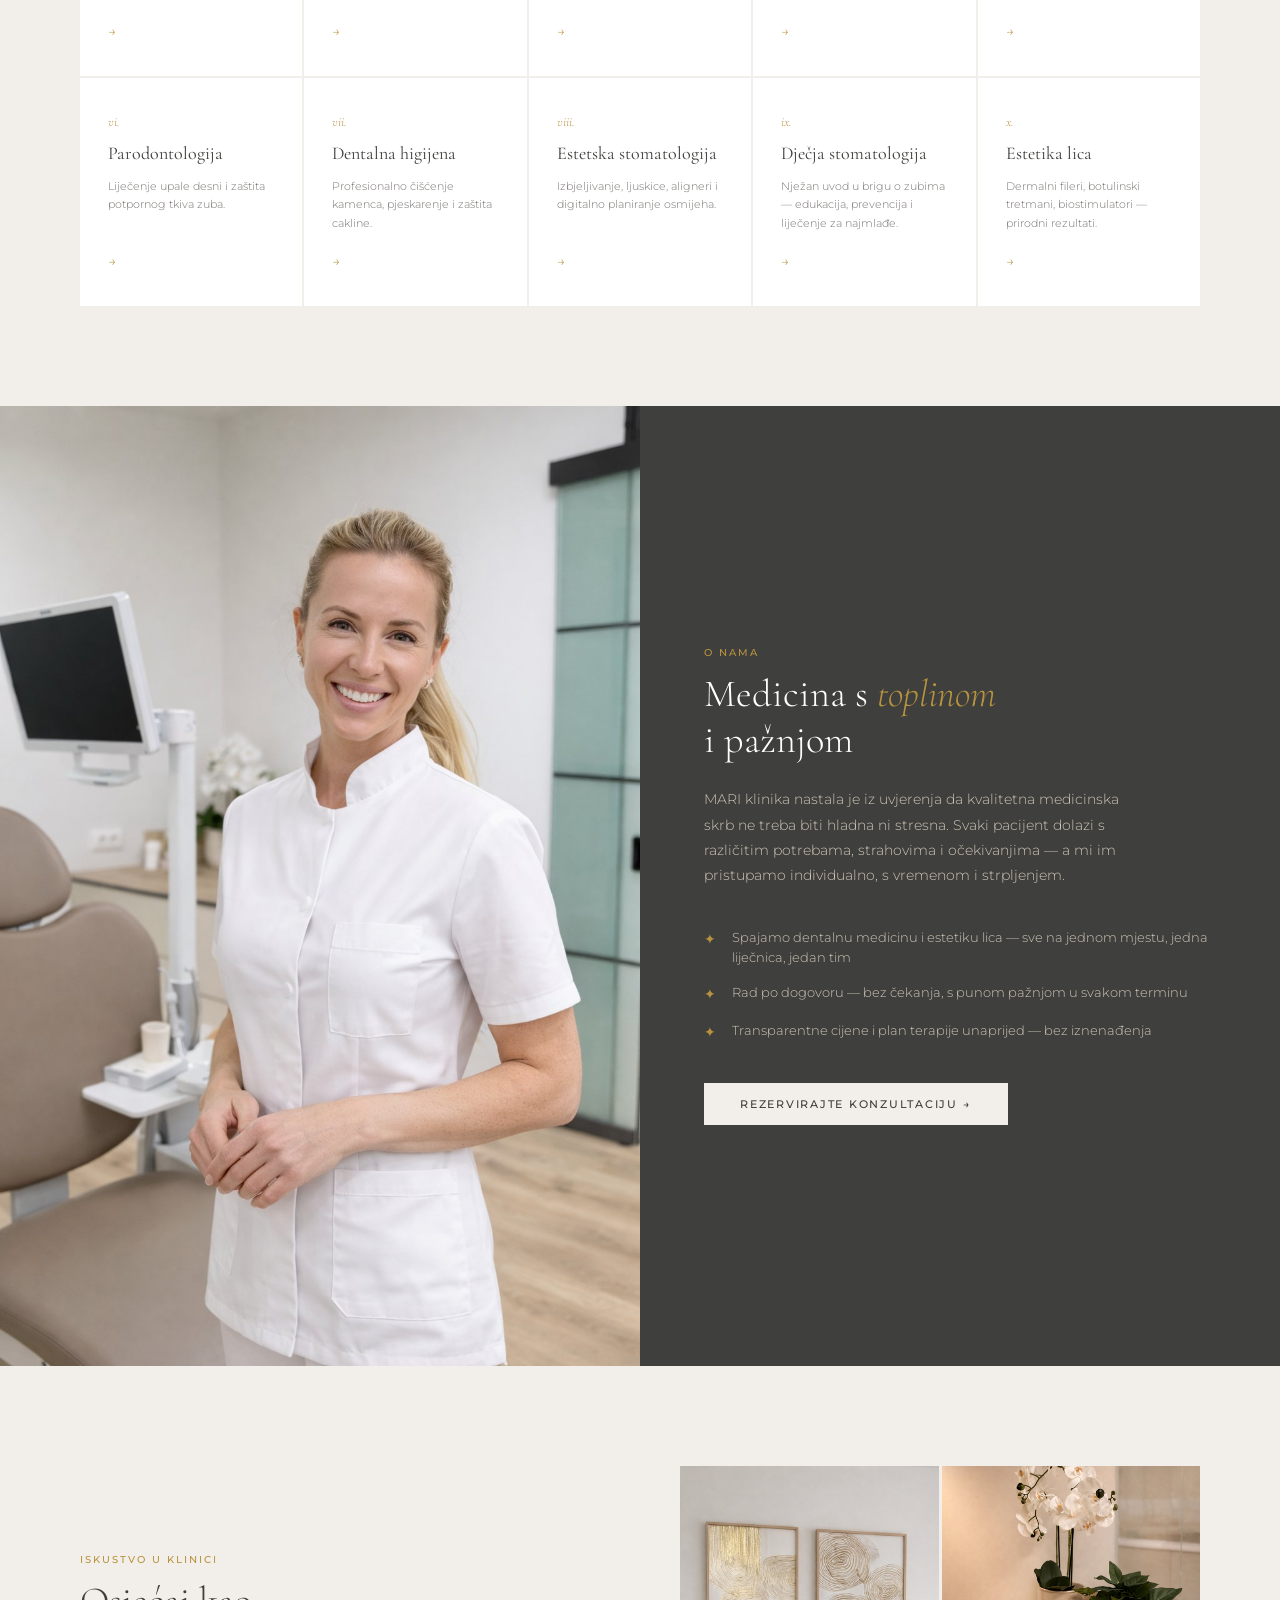
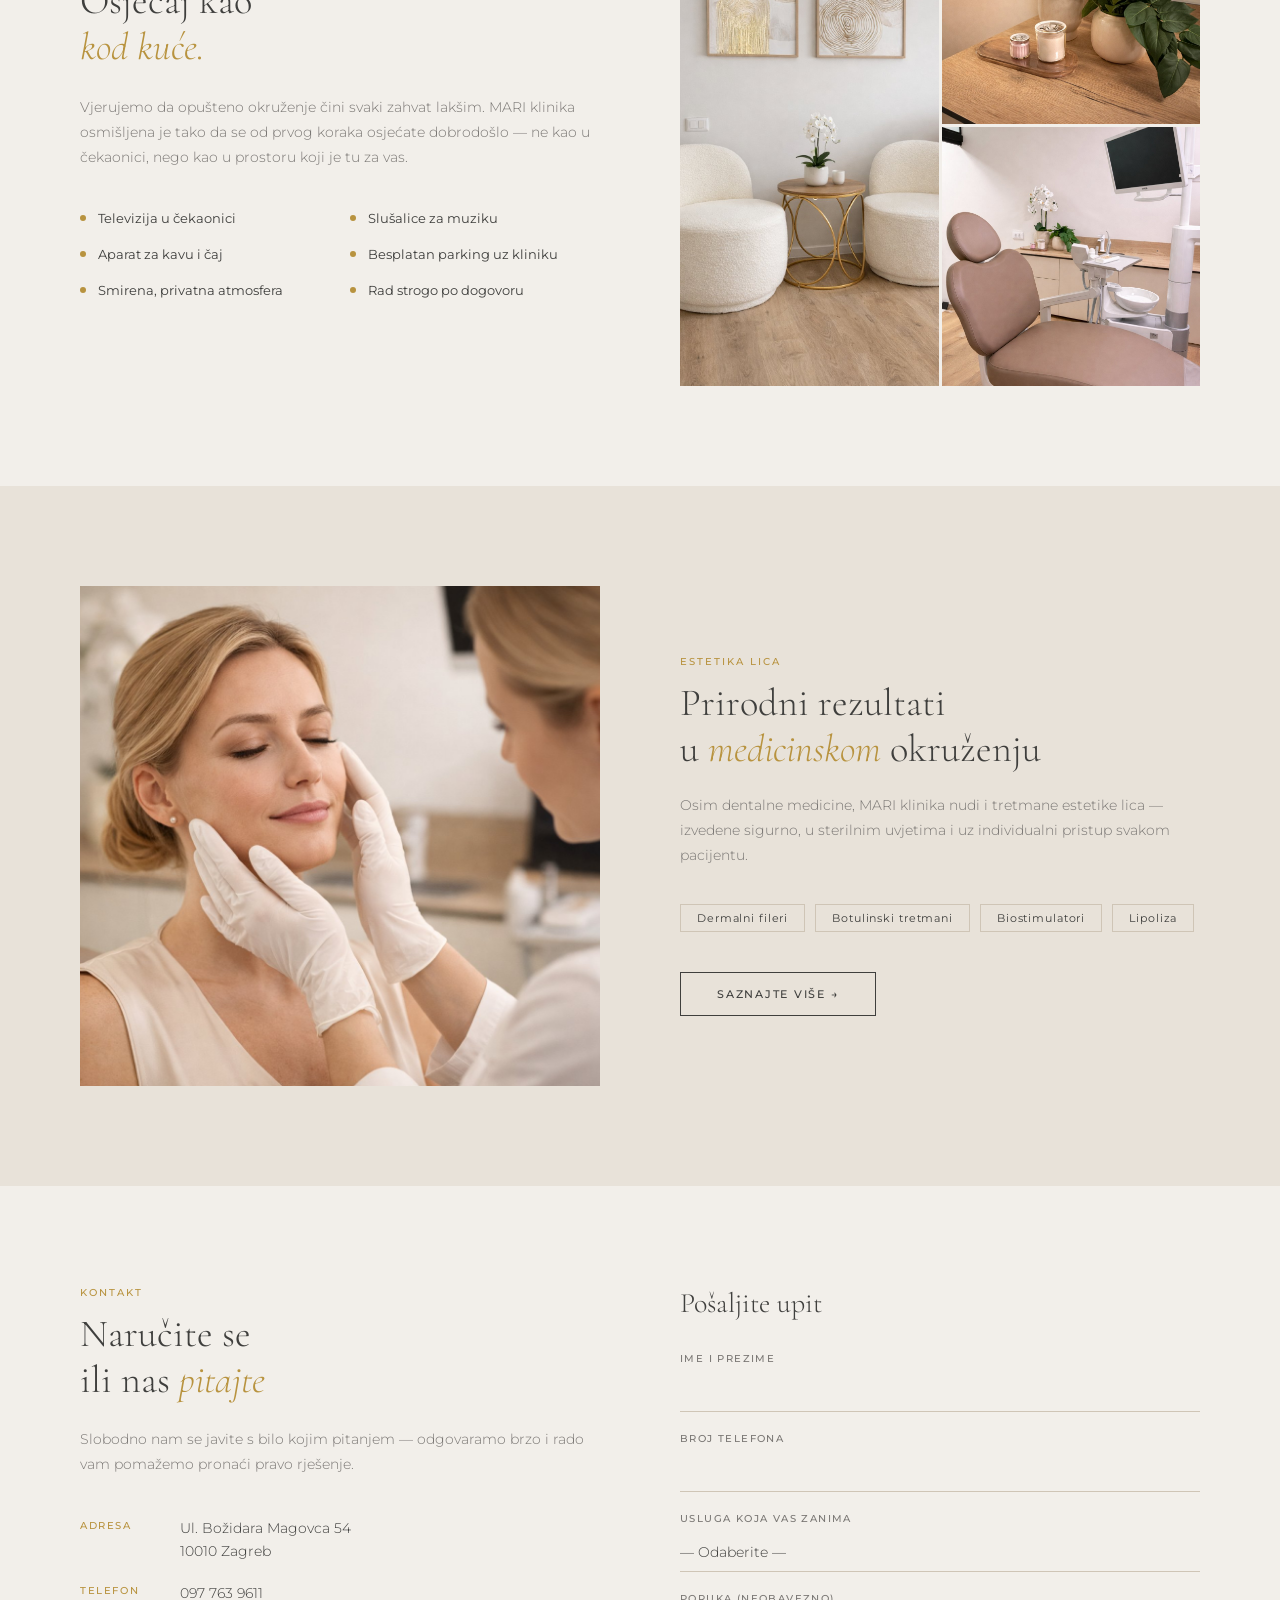
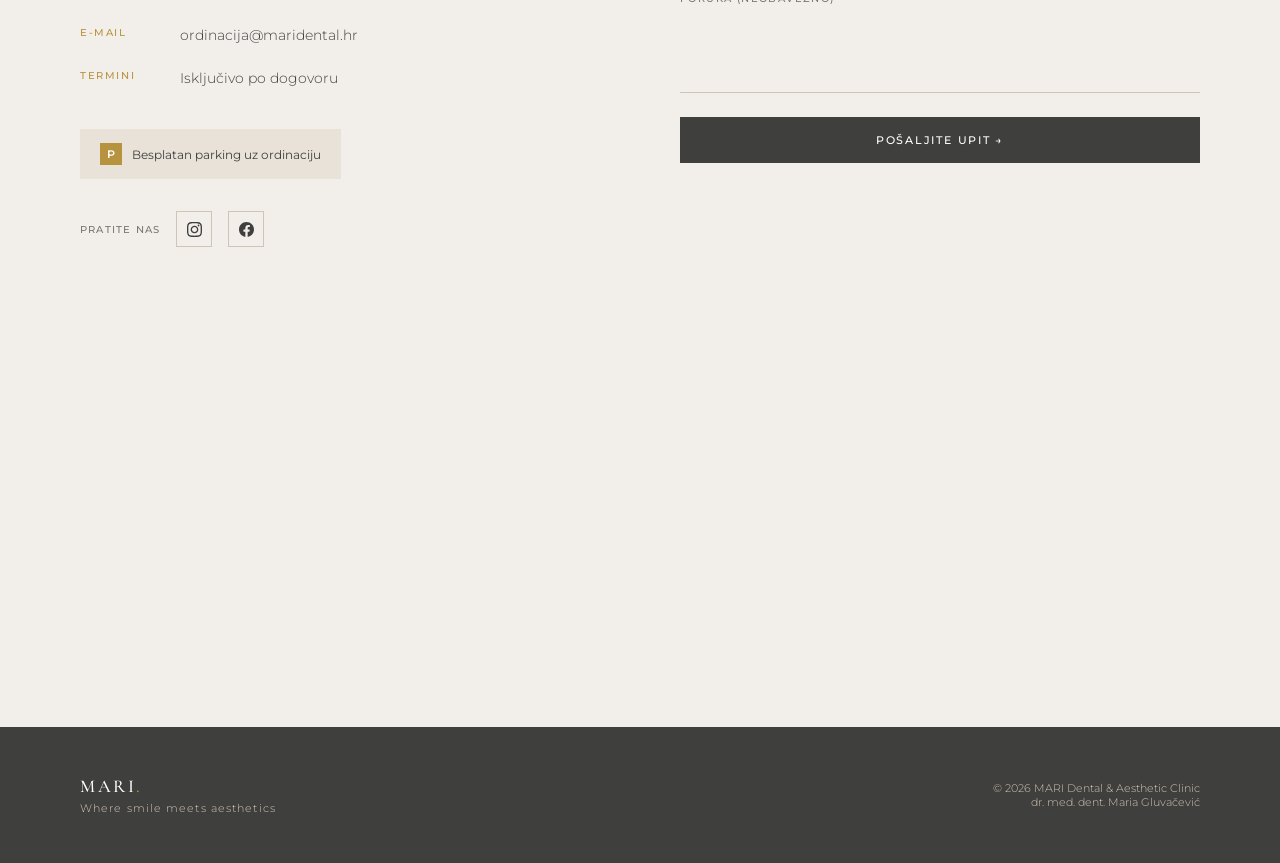
<file: index (5).html>
<!DOCTYPE html>
<html lang="hr">
<head>
  <meta charset="UTF-8" />
  <meta name="viewport" content="width=device-width, initial-scale=1.0" />
  <title>MARI Dental & Aesthetic Clinic — Zagreb</title>
  <link rel="preconnect" href="https://fonts.googleapis.com" />
  <link rel="preconnect" href="https://fonts.gstatic.com" crossorigin />
  <link href="https://fonts.googleapis.com/css2?family=Cormorant+Garamond:ital,wght@0,300;0,400;0,500;0,600;1,300;1,400;1,500&family=Montserrat:wght@300;400;500;600&display=swap" rel="stylesheet" />
  <style>
    *, *::before, *::after { box-sizing: border-box; margin: 0; padding: 0; }

    :root {
      --off-white: #f2efea;
      --charcoal: #3f3f3d;
      --gold: #b8933f;
      --gold-light: #d4b06a;
      --taupe: #cfc5b6;
      --taupe-light: #e8e2d9;
      --white: #ffffff;
      --text-light: #7a7774;
    }

    html { scroll-behavior: smooth; }

    body {
      font-family: 'Montserrat', sans-serif;
      font-weight: 300;
      color: var(--charcoal);
      background: var(--off-white);
      overflow-x: hidden;
    }

    /* ── NAVIGATION ── */
    nav {
      position: fixed;
      top: 0; left: 0; right: 0;
      z-index: 100;
      padding: 0 48px;
      height: 72px;
      display: flex;
      align-items: center;
      justify-content: space-between;
      background: rgba(242, 239, 234, 0.92);
      backdrop-filter: blur(12px);
      border-bottom: 1px solid transparent;
      transition: border-color 0.3s, box-shadow 0.3s;
    }

    nav.scrolled {
      border-color: var(--taupe);
      box-shadow: 0 2px 20px rgba(63,63,61,0.06);
    }

    .nav-logo {
      font-family: 'Cormorant Garamond', serif;
      font-size: 22px;
      font-weight: 500;
      letter-spacing: 0.12em;
      color: var(--charcoal);
      text-decoration: none;
    }

    .nav-logo span { color: var(--gold); }

    .nav-links {
      display: flex;
      gap: 36px;
      list-style: none;
    }

    .nav-links a {
      font-family: 'Montserrat', sans-serif;
      font-size: 11px;
      font-weight: 500;
      letter-spacing: 0.14em;
      text-transform: uppercase;
      color: var(--charcoal);
      text-decoration: none;
      transition: color 0.2s;
    }

    .nav-links a:hover { color: var(--gold); }

    .nav-cta {
      font-family: 'Montserrat', sans-serif;
      font-size: 11px;
      font-weight: 500;
      letter-spacing: 0.14em;
      text-transform: uppercase;
      color: var(--white);
      background: var(--gold);
      padding: 10px 24px;
      text-decoration: none;
      transition: background 0.2s;
    }

    .nav-cta:hover { background: var(--charcoal); }

    .hamburger {
      display: none;
      flex-direction: column;
      gap: 5px;
      cursor: pointer;
      padding: 4px;
    }

    .hamburger span {
      display: block;
      width: 24px;
      height: 1.5px;
      background: var(--charcoal);
      transition: all 0.3s;
    }

    /* ── HERO ── */
    .hero {
      min-height: 100vh;
      display: grid;
      grid-template-columns: 1fr 1fr;
      padding-top: 72px;
    }

    .hero-content {
      display: flex;
      flex-direction: column;
      justify-content: center;
      padding: 80px 64px 80px 80px;
    }

    .hero-eyebrow {
      font-size: 10px;
      font-weight: 500;
      letter-spacing: 0.2em;
      text-transform: uppercase;
      color: var(--gold);
      margin-bottom: 28px;
    }

    .hero-title {
      font-family: 'Cormorant Garamond', serif;
      font-size: clamp(42px, 4.5vw, 68px);
      font-weight: 300;
      line-height: 1.15;
      color: var(--charcoal);
      margin-bottom: 28px;
    }

    .hero-title em {
      font-style: italic;
      color: var(--gold);
    }

    .hero-subtitle {
      font-size: 14px;
      font-weight: 300;
      line-height: 1.75;
      color: var(--text-light);
      max-width: 440px;
      margin-bottom: 48px;
    }

    .hero-cta {
      display: inline-block;
      font-size: 11px;
      font-weight: 500;
      letter-spacing: 0.16em;
      text-transform: uppercase;
      color: var(--white);
      background: var(--charcoal);
      padding: 16px 40px;
      text-decoration: none;
      transition: background 0.25s, transform 0.2s;
      align-self: flex-start;
    }

    .hero-cta:hover {
      background: var(--gold);
      transform: translateY(-1px);
    }

    .hero-trust {
      margin-top: 52px;
      display: flex;
      gap: 32px;
    }

    .trust-item {
      display: flex;
      flex-direction: column;
      gap: 4px;
    }

    .trust-number {
      font-family: 'Cormorant Garamond', serif;
      font-size: 32px;
      font-weight: 300;
      color: var(--gold);
      line-height: 1;
    }

    .trust-label {
      font-size: 10px;
      font-weight: 400;
      letter-spacing: 0.1em;
      color: var(--text-light);
      text-transform: uppercase;
    }

    .hero-image {
      position: relative;
      overflow: hidden;
      background: var(--taupe-light);
    }

    .hero-image img {
      width: 100%;
      height: 100%;
      object-fit: cover;
      object-position: center 20%;
      display: block;
    }

    .hero-image-overlay {
      position: absolute;
      bottom: 40px;
      left: -1px;
      background: var(--off-white);
      padding: 20px 28px 20px 32px;
      max-width: 260px;
    }

    .hero-image-overlay p {
      font-family: 'Cormorant Garamond', serif;
      font-size: 15px;
      font-style: italic;
      font-weight: 300;
      color: var(--charcoal);
      line-height: 1.5;
    }

    .hero-image-overlay span {
      display: block;
      font-family: 'Montserrat', sans-serif;
      font-size: 10px;
      font-weight: 500;
      letter-spacing: 0.12em;
      text-transform: uppercase;
      color: var(--gold);
      margin-top: 8px;
    }

    /* ── USP STRIP ── */
    .usp-strip {
      background: var(--charcoal);
      padding: 52px 80px;
      display: grid;
      grid-template-columns: repeat(4, 1fr);
      gap: 40px;
    }

    .usp-item {
      display: flex;
      flex-direction: column;
      gap: 12px;
    }

    .usp-num {
      font-family: 'Cormorant Garamond', serif;
      font-size: 13px;
      font-style: italic;
      color: var(--gold);
      letter-spacing: 0.05em;
    }

    .usp-title {
      font-family: 'Cormorant Garamond', serif;
      font-size: 20px;
      font-weight: 400;
      color: var(--white);
      line-height: 1.3;
    }

    .usp-text {
      font-size: 12px;
      font-weight: 300;
      line-height: 1.7;
      color: var(--taupe);
    }

    /* ── SERVICES ── */
    .services {
      padding: 100px 80px;
    }

    .section-header {
      display: flex;
      align-items: flex-end;
      justify-content: space-between;
      margin-bottom: 56px;
    }

    .section-eyebrow {
      font-size: 10px;
      font-weight: 500;
      letter-spacing: 0.2em;
      text-transform: uppercase;
      color: var(--gold);
      margin-bottom: 12px;
    }

    .section-title {
      font-family: 'Cormorant Garamond', serif;
      font-size: clamp(32px, 3vw, 48px);
      font-weight: 300;
      color: var(--charcoal);
      line-height: 1.2;
    }

    .section-title em { font-style: italic; color: var(--gold); }

    .section-link {
      font-size: 11px;
      font-weight: 500;
      letter-spacing: 0.14em;
      text-transform: uppercase;
      color: var(--charcoal);
      text-decoration: none;
      border-bottom: 1px solid var(--taupe);
      padding-bottom: 2px;
      transition: color 0.2s, border-color 0.2s;
      white-space: nowrap;
      margin-bottom: 6px;
    }

    .section-link:hover { color: var(--gold); border-color: var(--gold); }

    .services-grid {
      display: grid;
      grid-template-columns: repeat(5, 1fr);
      gap: 2px;
    }

    .service-card {
      background: var(--white);
      padding: 36px 28px;
      display: flex;
      flex-direction: column;
      gap: 12px;
      text-decoration: none;
      transition: background 0.25s, transform 0.2s;
      position: relative;
      overflow: hidden;
    }

    .service-card::after {
      content: '';
      position: absolute;
      bottom: 0; left: 0; right: 0;
      height: 2px;
      background: var(--gold);
      transform: scaleX(0);
      transform-origin: left;
      transition: transform 0.3s;
    }

    .service-card:hover { background: var(--charcoal); transform: translateY(-3px); }
    .service-card:hover::after { transform: scaleX(1); }
    .service-card:hover .service-num,
    .service-card:hover .service-name,
    .service-card:hover .service-desc,
    .service-card:hover .service-arrow { color: var(--taupe-light); }
    .service-card:hover .service-name { color: var(--white); }

    .service-num {
      font-family: 'Cormorant Garamond', serif;
      font-size: 13px;
      font-style: italic;
      color: var(--gold);
      transition: color 0.25s;
    }

    .service-name {
      font-family: 'Cormorant Garamond', serif;
      font-size: 18px;
      font-weight: 400;
      color: var(--charcoal);
      line-height: 1.3;
      transition: color 0.25s;
    }

    .service-desc {
      font-size: 11px;
      font-weight: 300;
      line-height: 1.65;
      color: var(--text-light);
      flex: 1;
      transition: color 0.25s;
    }

    .service-arrow {
      font-size: 14px;
      color: var(--gold);
      margin-top: 8px;
      transition: color 0.25s;
    }

    /* ── ABOUT / DOCTOR ── */
    .about {
      display: grid;
      grid-template-columns: 1fr 1fr;
      min-height: 600px;
    }

    .about-image {
      position: relative;
      overflow: hidden;
      background: var(--taupe-light);
    }

    .about-image img {
      width: 100%;
      height: 100%;
      object-fit: cover;
      object-position: center top;
      display: block;
    }

    .about-content {
      background: var(--charcoal);
      padding: 80px 64px;
      display: flex;
      flex-direction: column;
      justify-content: center;
    }

    .about-content .section-eyebrow { color: var(--gold); }

    .about-content .section-title { color: var(--white); }

    .about-text {
      font-size: 14px;
      font-weight: 300;
      line-height: 1.8;
      color: var(--taupe);
      margin: 24px 0 40px;
      max-width: 440px;
    }

    .about-details {
      display: flex;
      flex-direction: column;
      gap: 16px;
      margin-bottom: 40px;
    }

    .about-detail {
      display: flex;
      align-items: flex-start;
      gap: 16px;
      font-size: 13px;
      font-weight: 300;
      color: var(--taupe);
      line-height: 1.5;
    }

    .about-detail-icon {
      color: var(--gold);
      font-size: 14px;
      flex-shrink: 0;
      margin-top: 1px;
    }

    .about-cta {
      display: inline-block;
      font-size: 11px;
      font-weight: 500;
      letter-spacing: 0.16em;
      text-transform: uppercase;
      color: var(--charcoal);
      background: var(--off-white);
      padding: 14px 36px;
      text-decoration: none;
      transition: background 0.2s;
      align-self: flex-start;
    }

    .about-cta:hover { background: var(--gold); color: var(--white); }

    /* ── EXPERIENCE / FEEL ── */
    .experience {
      padding: 100px 80px;
      display: grid;
      grid-template-columns: 1fr 1fr;
      gap: 80px;
      align-items: center;
    }

    .experience-text {}

    .experience-title {
      font-family: 'Cormorant Garamond', serif;
      font-size: clamp(32px, 3vw, 48px);
      font-weight: 300;
      color: var(--charcoal);
      line-height: 1.2;
      margin-bottom: 24px;
    }

    .experience-title em { font-style: italic; color: var(--gold); }

    .experience-desc {
      font-size: 14px;
      font-weight: 300;
      line-height: 1.8;
      color: var(--text-light);
      margin-bottom: 40px;
    }

    .amenities {
      display: grid;
      grid-template-columns: 1fr 1fr;
      gap: 20px;
    }

    .amenity {
      display: flex;
      align-items: center;
      gap: 12px;
      font-size: 13px;
      font-weight: 400;
      color: var(--charcoal);
    }

    .amenity-dot {
      width: 6px;
      height: 6px;
      background: var(--gold);
      border-radius: 50%;
      flex-shrink: 0;
    }

    .experience-images {
      display: grid;
      grid-template-columns: 1fr 1fr;
      grid-template-rows: 1fr 1fr;
      gap: 3px;
      height: 520px;
    }

    .exp-img {
      overflow: hidden;
      background: var(--taupe-light);
    }

    .exp-img:first-child {
      grid-row: 1 / 3;
    }

    .exp-img img {
      width: 100%;
      height: 100%;
      object-fit: cover;
      display: block;
      transition: transform 0.5s;
    }

    .exp-img:hover img { transform: scale(1.04); }

    /* ── AESTHETICS TEASER ── */
    .aesthetics {
      background: var(--taupe-light);
      padding: 100px 80px;
      display: grid;
      grid-template-columns: 1fr 1fr;
      gap: 80px;
      align-items: center;
    }

    .aesthetics-image {
      height: 500px;
      overflow: hidden;
      background: var(--taupe);
    }

    .aesthetics-image img {
      width: 100%;
      height: 100%;
      object-fit: cover;
      display: block;
    }

    .aesthetics-content {}

    .aesthetics-content .section-eyebrow { color: var(--gold); }

    .aesthetics-title {
      font-family: 'Cormorant Garamond', serif;
      font-size: clamp(32px, 3vw, 48px);
      font-weight: 300;
      color: var(--charcoal);
      line-height: 1.2;
      margin-bottom: 20px;
    }

    .aesthetics-title em { font-style: italic; color: var(--gold); }

    .aesthetics-desc {
      font-size: 14px;
      font-weight: 300;
      line-height: 1.8;
      color: var(--text-light);
      margin-bottom: 36px;
    }

    .aesthetics-treatments {
      display: flex;
      flex-wrap: wrap;
      gap: 10px;
      margin-bottom: 40px;
    }

    .treatment-tag {
      font-size: 11px;
      font-weight: 400;
      letter-spacing: 0.08em;
      color: var(--charcoal);
      border: 1px solid var(--taupe);
      padding: 6px 16px;
      transition: background 0.2s, color 0.2s;
    }

    .treatment-tag:hover { background: var(--gold); color: var(--white); border-color: var(--gold); }

    .aesthetics-cta {
      display: inline-block;
      font-size: 11px;
      font-weight: 500;
      letter-spacing: 0.16em;
      text-transform: uppercase;
      color: var(--charcoal);
      border: 1px solid var(--charcoal);
      padding: 14px 36px;
      text-decoration: none;
      transition: all 0.2s;
    }

    .aesthetics-cta:hover { background: var(--charcoal); color: var(--white); }

    /* ── CONTACT ── */
    .contact {
      padding: 100px 80px;
      display: grid;
      grid-template-columns: 1fr 1fr;
      gap: 80px;
      align-items: start;
    }

    .contact-info {}

    .contact-info .section-eyebrow { margin-bottom: 12px; }

    .contact-info .section-title { margin-bottom: 24px; }

    .contact-desc {
      font-size: 14px;
      font-weight: 300;
      line-height: 1.8;
      color: var(--text-light);
      margin-bottom: 40px;
    }

    .contact-details {
      display: flex;
      flex-direction: column;
      gap: 20px;
      margin-bottom: 40px;
    }

    .contact-detail {
      display: flex;
      gap: 20px;
    }

    .contact-detail-label {
      font-size: 10px;
      font-weight: 500;
      letter-spacing: 0.16em;
      text-transform: uppercase;
      color: var(--gold);
      width: 80px;
      flex-shrink: 0;
      padding-top: 2px;
    }

    .contact-detail-value {
      font-size: 14px;
      font-weight: 300;
      color: var(--charcoal);
      line-height: 1.6;
    }

    .contact-detail-value a {
      color: var(--charcoal);
      text-decoration: none;
      transition: color 0.2s;
    }

    .contact-detail-value a:hover { color: var(--gold); }

    .contact-parking {
      display: inline-flex;
      align-items: center;
      gap: 10px;
      background: var(--taupe-light);
      padding: 14px 20px;
      font-size: 12px;
      font-weight: 400;
      color: var(--charcoal);
      margin-bottom: 32px;
    }

    .contact-parking-icon {
      background: var(--gold);
      color: var(--white);
      font-size: 11px;
      font-weight: 600;
      width: 22px;
      height: 22px;
      display: flex;
      align-items: center;
      justify-content: center;
      flex-shrink: 0;
      font-family: 'Montserrat', sans-serif;
    }

    .contact-social {
      display: flex;
      gap: 16px;
      align-items: center;
    }

    .contact-social-label {
      font-size: 10px;
      font-weight: 500;
      letter-spacing: 0.12em;
      text-transform: uppercase;
      color: var(--text-light);
    }

    .social-icon {
      width: 36px;
      height: 36px;
      border: 1px solid var(--taupe);
      display: flex;
      align-items: center;
      justify-content: center;
      text-decoration: none;
      color: var(--charcoal);
      transition: all 0.2s;
    }

    .social-icon:hover { background: var(--charcoal); color: var(--white); border-color: var(--charcoal); }

    .social-icon svg { width: 15px; height: 15px; fill: currentColor; }

    /* Contact Form */
    .contact-form-wrap {}

    .contact-form-title {
      font-family: 'Cormorant Garamond', serif;
      font-size: 28px;
      font-weight: 300;
      color: var(--charcoal);
      margin-bottom: 32px;
    }

    .form-group {
      margin-bottom: 20px;
    }

    .form-label {
      display: block;
      font-size: 10px;
      font-weight: 500;
      letter-spacing: 0.14em;
      text-transform: uppercase;
      color: var(--text-light);
      margin-bottom: 8px;
    }

    .form-input,
    .form-select,
    .form-textarea {
      width: 100%;
      border: none;
      border-bottom: 1px solid var(--taupe);
      background: transparent;
      font-family: 'Montserrat', sans-serif;
      font-size: 14px;
      font-weight: 300;
      color: var(--charcoal);
      padding: 10px 0;
      outline: none;
      transition: border-color 0.2s;
      appearance: none;
    }

    .form-input:focus,
    .form-select:focus,
    .form-textarea:focus { border-color: var(--gold); }

    .form-textarea {
      height: 80px;
      resize: none;
    }

    .form-submit {
      width: 100%;
      border: none;
      background: var(--charcoal);
      color: var(--white);
      font-family: 'Montserrat', sans-serif;
      font-size: 11px;
      font-weight: 500;
      letter-spacing: 0.16em;
      text-transform: uppercase;
      padding: 16px;
      cursor: pointer;
      transition: background 0.2s;
      margin-top: 8px;
    }

    .form-submit:hover { background: var(--gold); }

    /* ── MAP ── */
    .map-section {
      height: 380px;
      overflow: hidden;
    }

    .map-section iframe {
      width: 100%;
      height: 100%;
      border: none;
      filter: grayscale(30%) contrast(0.95);
      display: block;
    }

    /* ── FOOTER ── */
    footer {
      background: var(--charcoal);
      padding: 48px 80px;
      display: flex;
      justify-content: space-between;
      align-items: center;
    }

    .footer-logo {
      font-family: 'Cormorant Garamond', serif;
      font-size: 18px;
      font-weight: 500;
      letter-spacing: 0.14em;
      color: var(--white);
    }

    .footer-logo span { color: var(--gold); }

    .footer-tagline {
      font-size: 11px;
      font-weight: 300;
      letter-spacing: 0.1em;
      color: var(--taupe);
      margin-top: 4px;
    }

    .footer-copy {
      font-size: 11px;
      font-weight: 300;
      color: var(--taupe);
      text-align: right;
    }

    /* ── MOBILE ── */
    @media (max-width: 1024px) {
      nav { padding: 0 32px; }
      .nav-links, .nav-cta { display: none; }
      .hamburger { display: flex; }

      .hero { grid-template-columns: 1fr; }
      .hero-image { height: 55vw; order: -1; }
      .hero-image-overlay { display: none; }
      .hero-content { padding: 48px 32px 64px; }
      .hero-trust { gap: 24px; }

      .usp-strip {
        grid-template-columns: 1fr 1fr;
        padding: 52px 32px;
        gap: 32px;
      }

      .services { padding: 72px 32px; }
      .services-grid { grid-template-columns: repeat(2, 1fr); }
      .section-header { flex-direction: column; align-items: flex-start; gap: 16px; }

      .about { grid-template-columns: 1fr; }
      .about-image { height: 60vw; }
      .about-content { padding: 56px 32px; }

      .experience { grid-template-columns: 1fr; padding: 72px 32px; gap: 48px; }
      .experience-images { grid-template-columns: 1fr 1fr; height: 320px; }

      .aesthetics { grid-template-columns: 1fr; padding: 72px 32px; gap: 48px; }
      .aesthetics-image { height: 60vw; }

      .contact { grid-template-columns: 1fr; padding: 72px 32px; gap: 56px; }

      footer { flex-direction: column; gap: 20px; padding: 40px 32px; text-align: center; }
      .footer-copy { text-align: center; }
    }

    @media (max-width: 640px) {
      .usp-strip { grid-template-columns: 1fr; }
      .services-grid { grid-template-columns: 1fr; }
      .amenities { grid-template-columns: 1fr; }
      .experience-images { height: 240px; }
    }

    /* Mobile nav open */
    .mobile-nav {
      display: none;
      position: fixed;
      top: 72px; left: 0; right: 0; bottom: 0;
      background: var(--off-white);
      z-index: 99;
      flex-direction: column;
      padding: 40px 32px;
      gap: 32px;
    }

    .mobile-nav.open { display: flex; }

    .mobile-nav a {
      font-family: 'Cormorant Garamond', serif;
      font-size: 28px;
      font-weight: 300;
      color: var(--charcoal);
      text-decoration: none;
      letter-spacing: 0.05em;
    }

    .mobile-nav .mobile-cta {
      font-family: 'Montserrat', sans-serif;
      font-size: 12px;
      font-weight: 500;
      letter-spacing: 0.16em;
      text-transform: uppercase;
      background: var(--gold);
      color: var(--white);
      padding: 16px 32px;
      margin-top: 8px;
      display: inline-block;
    }

    /* Fade-in on scroll */
    .reveal {
      opacity: 0;
      transform: translateY(24px);
      transition: opacity 0.7s ease, transform 0.7s ease;
    }

    .reveal.visible {
      opacity: 1;
      transform: translateY(0);
    }
  </style>
</head>
<body>

  <!-- NAVIGATION -->
  <nav id="mainNav">
    <a href="#" class="nav-logo">
      <img src="slike/logo.svg" alt="MARI" style="height:32px; display:block;" onerror="this.style.display='none'; this.nextElementSibling.style.display='block'">
      <span style="display:none">MARI<span style="color:var(--gold)">.</span></span>
    </a>
    <ul class="nav-links">
      <li><a href="#usluge">Usluge</a></li>
      <li><a href="#o-nama">O nama</a></li>
      <li><a href="#estetika">Estetika lica</a></li>
      <li><a href="#kontakt">Kontakt</a></li>
    </ul>
    <a href="#kontakt" class="nav-cta">Naručite se</a>
    <div class="hamburger" id="hamburger" onclick="toggleMenu()">
      <span></span><span></span><span></span>
    </div>
  </nav>

  <!-- Mobile nav -->
  <div class="mobile-nav" id="mobileNav">
    <a href="#usluge" onclick="toggleMenu()">Usluge</a>
    <a href="#o-nama" onclick="toggleMenu()">O nama</a>
    <a href="#estetika" onclick="toggleMenu()">Estetika lica</a>
    <a href="#kontakt" onclick="toggleMenu()">Kontakt</a>
    <a href="#kontakt" class="mobile-cta" onclick="toggleMenu()">Naručite se →</a>
  </div>

  <!-- HERO -->
  <section class="hero">
    <div class="hero-content">
      <p class="hero-eyebrow">Dentalna medicina &amp; estetika lica — Zagreb</p>
      <h1 class="hero-title">
        Stručna i nježna briga<br>
        za zdrav osmijeh<br>
        i <em>ljepotu lica.</em>
      </h1>
      <p class="hero-subtitle">
        Privatna klinika u Zagrebu koja spaja vrhunsku stomatologiju, estetiku lica i individualni pristup — bez žurbe i bez straha.
      </p>
      <a href="#kontakt" class="hero-cta">Naručite se na pregled →</a>
      <div class="hero-trust">
        <div class="trust-item">
          <span class="trust-number">10+</span>
          <span class="trust-label">Usluga</span>
        </div>
        <div class="trust-item">
          <span class="trust-number">100%</span>
          <span class="trust-label">Transparentne cijene</span>
        </div>
        <div class="trust-item">
          <span class="trust-number">P</span>
          <span class="trust-label" style="letter-spacing:0; font-size:10px;">Besplatan parking</span>
        </div>
      </div>
    </div>
    <div class="hero-image">
      <!-- Zamijeni src s pravom slikom kada bude dostupna -->
      <img src="slike/hero.png" alt="MARI Dental & Aesthetic Clinic" onerror="this.parentElement.style.background='var(--taupe-light)'; this.style.display='none'" />
      <div class="hero-image-overlay">
        <p>"Osjećaj kao kod kuće, briga kao u najboljoj klinici."</p>
        <span>dr. med. dent. Maria Gluvačević</span>
      </div>
    </div>
  </section>

  <!-- USP STRIP -->
  <section class="usp-strip">
    <div class="usp-item reveal">
      <span class="usp-num">i.</span>
      <h3 class="usp-title">Individualni pristup</h3>
      <p class="usp-text">Svaki pacijent dobiva jasan plan terapije unaprijed, s transparentnim troškovnikom bez skrivenih troškova.</p>
    </div>
    <div class="usp-item reveal">
      <span class="usp-num">ii.</span>
      <h3 class="usp-title">Bez straha</h3>
      <p class="usp-text">Radimo s pacijentima kojima je stomatolog izvor anksioznosti. Smireni tretmani, potpuna kontrola boli, vlastiti tempo.</p>
    </div>
    <div class="usp-item reveal">
      <span class="usp-num">iii.</span>
      <h3 class="usp-title">Brzo i precizno</h3>
      <p class="usp-text">Poštujemo vaše vrijeme. Termini se ne kasne, zahvati se ne odugovlače.</p>
    </div>
    <div class="usp-item reveal">
      <span class="usp-num">iv.</span>
      <h3 class="usp-title">Sve na jednom mjestu</h3>
      <p class="usp-text">Dentalna medicina i estetika lica pod jednim krovom — od implantata i protetike do filera i botoksa.</p>
    </div>
  </section>

  <!-- SERVICES -->
  <section class="services" id="usluge">
    <div class="section-header">
      <div>
        <p class="section-eyebrow">Naše usluge</p>
        <h2 class="section-title">Što možemo<br>učiniti za <em>vas</em></h2>
      </div>
      <a href="usluge.html" class="section-link">Sve usluge →</a>
    </div>
    <div class="services-grid">
      <a href="konzervativna-stomatologija.html" class="service-card reveal">
        <span class="service-num">i.</span>
        <h3 class="service-name">Konzervativna stomatologija</h3>
        <p class="service-desc">Liječenje karijesa i popravci zuba — precizno, bezbolno i trajno.</p>
        <span class="service-arrow">→</span>
      </a>
      <a href="endodoncija.html" class="service-card reveal">
        <span class="service-num">ii.</span>
        <h3 class="service-name">Endodoncija</h3>
        <p class="service-desc">Liječenje upale živca zuba bez boli i straha.</p>
        <span class="service-arrow">→</span>
      </a>
      <a href="oralna-kirurgija.html" class="service-card reveal">
        <span class="service-num">iii.</span>
        <h3 class="service-name">Oralna kirurgija</h3>
        <p class="service-desc">Vađenje umnjaka, sanacija upalnih procesa i kirurški zahvati u sigurnim rukama.</p>
        <span class="service-arrow">→</span>
      </a>
      <a href="implantologija.html" class="service-card reveal">
        <span class="service-num">iv.</span>
        <h3 class="service-name">Implantologija</h3>
        <p class="service-desc">Trajno rješenje za nedostajuće zube — pojedinačni implantati i veće rekonstrukcije.</p>
        <span class="service-arrow">→</span>
      </a>
      <a href="protetika.html" class="service-card reveal">
        <span class="service-num">v.</span>
        <h3 class="service-name">Zubna protetika</h3>
        <p class="service-desc">Krunice, mostovi i proteze izrađene prema vašem osmijehu.</p>
        <span class="service-arrow">→</span>
      </a>
      <a href="parodontologija.html" class="service-card reveal">
        <span class="service-num">vi.</span>
        <h3 class="service-name">Parodontologija</h3>
        <p class="service-desc">Liječenje upale desni i zaštita potpornog tkiva zuba.</p>
        <span class="service-arrow">→</span>
      </a>
      <a href="dentalna-higijena.html" class="service-card reveal">
        <span class="service-num">vii.</span>
        <h3 class="service-name">Dentalna higijena</h3>
        <p class="service-desc">Profesionalno čišćenje kamenca, pjeskarenje i zaštita cakline.</p>
        <span class="service-arrow">→</span>
      </a>
      <a href="estetska-stomatologija.html" class="service-card reveal">
        <span class="service-num">viii.</span>
        <h3 class="service-name">Estetska stomatologija</h3>
        <p class="service-desc">Izbjeljivanje, ljuskice, aligneri i digitalno planiranje osmijeha.</p>
        <span class="service-arrow">→</span>
      </a>
      <a href="djecja-stomatologija.html" class="service-card reveal">
        <span class="service-num">ix.</span>
        <h3 class="service-name">Dječja stomatologija</h3>
        <p class="service-desc">Nježan uvod u brigu o zubima — edukacija, prevencija i liječenje za najmlađe.</p>
        <span class="service-arrow">→</span>
      </a>
      <a href="estetika-lica.html" class="service-card reveal">
        <span class="service-num">x.</span>
        <h3 class="service-name">Estetika lica</h3>
        <p class="service-desc">Dermalni fileri, botulinski tretmani, biostimulatori — prirodni rezultati.</p>
        <span class="service-arrow">→</span>
      </a>
    </div>
  </section>

  <!-- ABOUT / DOCTOR -->
  <section class="about" id="o-nama">
    <div class="about-image">
      <img src="slike/doktorica.png" alt="dr. med. dent. Maria Gluvačević" onerror="this.parentElement.style.background='var(--taupe-light)'; this.style.display='none'" />
    </div>
    <div class="about-content">
      <p class="section-eyebrow">O nama</p>
      <h2 class="section-title" style="color:white">
        Medicina s <em>toplinom</em><br>i pažnjom
      </h2>
      <p class="about-text">
        MARI klinika nastala je iz uvjerenja da kvalitetna medicinska skrb ne treba biti hladna ni stresna. Svaki pacijent dolazi s različitim potrebama, strahovima i očekivanjima — a mi im pristupamo individualno, s vremenom i strpljenjem.
      </p>
      <div class="about-details">
        <div class="about-detail">
          <span class="about-detail-icon">✦</span>
          <span>Spajamo dentalnu medicinu i estetiku lica — sve na jednom mjestu, jedna liječnica, jedan tim</span>
        </div>
        <div class="about-detail">
          <span class="about-detail-icon">✦</span>
          <span>Rad po dogovoru — bez čekanja, s punom pažnjom u svakom terminu</span>
        </div>
        <div class="about-detail">
          <span class="about-detail-icon">✦</span>
          <span>Transparentne cijene i plan terapije unaprijed — bez iznenađenja</span>
        </div>
      </div>
      <a href="#kontakt" class="about-cta">Rezervirajte konzultaciju →</a>
    </div>
  </section>

  <!-- EXPERIENCE / FEEL AT HOME -->
  <section class="experience">
    <div class="experience-text reveal">
      <p class="section-eyebrow">Iskustvo u klinici</p>
      <h2 class="experience-title">
        Osjećaj kao<br><em>kod kuće.</em>
      </h2>
      <p class="experience-desc">
        Vjerujemo da opušteno okruženje čini svaki zahvat lakšim. MARI klinika osmišljena je tako da se od prvog koraka osjećate dobrodošlo — ne kao u čekaonici, nego kao u prostoru koji je tu za vas.
      </p>
      <div class="amenities">
        <div class="amenity"><span class="amenity-dot"></span>Televizija u čekaonici</div>
        <div class="amenity"><span class="amenity-dot"></span>Slušalice za muziku</div>
        <div class="amenity"><span class="amenity-dot"></span>Aparat za kavu i čaj</div>
        <div class="amenity"><span class="amenity-dot"></span>Besplatan parking uz kliniku</div>
        <div class="amenity"><span class="amenity-dot"></span>Smirena, privatna atmosfera</div>
        <div class="amenity"><span class="amenity-dot"></span>Rad strogo po dogovoru</div>
      </div>
    </div>
    <div class="experience-images">
      <div class="exp-img">
        <img src="slike/cekaonica.png" alt="Prostor klinike" onerror="this.parentElement.style.background='var(--taupe-light)'; this.style.display='none'" />
      </div>
      <div class="exp-img">
        <img src="slike/orhideja.png" alt="Detalj prostora" onerror="this.parentElement.style.background='var(--taupe)'; this.style.display='none'" />
      </div>
      <div class="exp-img">
        <img src="slike/stolica.png" alt="Ordinacija" onerror="this.parentElement.style.background='#d4cfc7'; this.style.display='none'" />
      </div>
    </div>
  </section>

  <!-- AESTHETICS TEASER -->
  <section class="aesthetics" id="estetika">
    <div class="aesthetics-image reveal">
      <img src="slike/estetikalica.png" alt="Estetika lica" onerror="this.parentElement.style.background='var(--taupe)'; this.style.display='none'" />
    </div>
    <div class="aesthetics-content reveal">
      <p class="section-eyebrow">Estetika lica</p>
      <h2 class="aesthetics-title">
        Prirodni rezultati<br>u <em>medicinskom</em> okruženju
      </h2>
      <p class="aesthetics-desc">
        Osim dentalne medicine, MARI klinika nudi i tretmane estetike lica — izvedene sigurno, u sterilnim uvjetima i uz individualni pristup svakom pacijentu.
      </p>
      <div class="aesthetics-treatments">
        <span class="treatment-tag">Dermalni fileri</span>
        <span class="treatment-tag">Botulinski tretmani</span>
        <span class="treatment-tag">Biostimulatori</span>
        <span class="treatment-tag">Lipoliza</span>
      </div>
      <a href="estetika-lica.html" class="aesthetics-cta">Saznajte više →</a>
    </div>
  </section>

  <!-- CONTACT -->
  <section class="contact" id="kontakt">
    <div class="contact-info reveal">
      <p class="section-eyebrow">Kontakt</p>
      <h2 class="section-title">Naručite se<br>ili nas <em>pitajte</em></h2>
      <p class="contact-desc">
        Slobodno nam se javite s bilo kojim pitanjem — odgovaramo brzo i rado vam pomažemo pronaći pravo rješenje.
      </p>
      <div class="contact-details">
        <div class="contact-detail">
          <span class="contact-detail-label">Adresa</span>
          <span class="contact-detail-value">Ul. Božidara Magovca 54<br>10010 Zagreb</span>
        </div>
        <div class="contact-detail">
          <span class="contact-detail-label">Telefon</span>
          <span class="contact-detail-value">
            <a href="tel:+385977639611">097 763 9611</a>
          </span>
        </div>
        <div class="contact-detail">
          <span class="contact-detail-label">E-mail</span>
          <span class="contact-detail-value">
            <a href="mailto:ordinacija@maridental.hr">ordinacija@maridental.hr</a>
          </span>
        </div>
        <div class="contact-detail">
          <span class="contact-detail-label">Termini</span>
          <span class="contact-detail-value">Isključivo po dogovoru</span>
        </div>
      </div>
      <div class="contact-parking">
        <div class="contact-parking-icon">P</div>
        Besplatan parking uz ordinaciju
      </div>
      <div class="contact-social">
        <span class="contact-social-label">Pratite nas</span>
        <a href="https://www.instagram.com/maridental.hr" target="_blank" rel="noopener" class="social-icon" aria-label="Instagram">
          <svg viewBox="0 0 24 24" xmlns="http://www.w3.org/2000/svg"><path d="M12 2.163c3.204 0 3.584.012 4.85.07 3.252.148 4.771 1.691 4.919 4.919.058 1.265.069 1.645.069 4.849 0 3.205-.012 3.584-.069 4.849-.149 3.225-1.664 4.771-4.919 4.919-1.266.058-1.644.07-4.85.07-3.204 0-3.584-.012-4.849-.07-3.26-.149-4.771-1.699-4.919-4.92-.058-1.265-.07-1.644-.07-4.849 0-3.204.013-3.583.07-4.849.149-3.227 1.664-4.771 4.919-4.919 1.266-.057 1.645-.069 4.849-.069zm0-2.163c-3.259 0-3.667.014-4.947.072-4.358.2-6.78 2.618-6.98 6.98-.059 1.281-.073 1.689-.073 4.948 0 3.259.014 3.668.072 4.948.2 4.358 2.618 6.78 6.98 6.98 1.281.058 1.689.072 4.948.072 3.259 0 3.668-.014 4.948-.072 4.354-.2 6.782-2.618 6.979-6.98.059-1.28.073-1.689.073-4.948 0-3.259-.014-3.667-.072-4.947-.196-4.354-2.617-6.78-6.979-6.98-1.281-.059-1.69-.073-4.949-.073zm0 5.838c-3.403 0-6.162 2.759-6.162 6.162s2.759 6.163 6.162 6.163 6.162-2.759 6.162-6.163c0-3.403-2.759-6.162-6.162-6.162zm0 10.162c-2.209 0-4-1.79-4-4 0-2.209 1.791-4 4-4s4 1.791 4 4c0 2.21-1.791 4-4 4zm6.406-11.845c-.796 0-1.441.645-1.441 1.44s.645 1.44 1.441 1.44c.795 0 1.439-.645 1.439-1.44s-.644-1.44-1.439-1.44z"/></svg>
        </a>
        <a href="https://www.facebook.com/maridental.hr" target="_blank" rel="noopener" class="social-icon" aria-label="Facebook">
          <svg viewBox="0 0 24 24" xmlns="http://www.w3.org/2000/svg"><path d="M24 12.073c0-6.627-5.373-12-12-12s-12 5.373-12 12c0 5.99 4.388 10.954 10.125 11.854v-8.385H7.078v-3.47h3.047V9.43c0-3.007 1.792-4.669 4.533-4.669 1.312 0 2.686.235 2.686.235v2.953H15.83c-1.491 0-1.956.925-1.956 1.874v2.25h3.328l-.532 3.47h-2.796v8.385C19.612 23.027 24 18.062 24 12.073z"/></svg>
        </a>
      </div>
    </div>

    <div class="contact-form-wrap reveal">
      <h3 class="contact-form-title">Pošaljite upit</h3>
      <div class="form-group">
        <label class="form-label" for="ime">Ime i prezime</label>
        <input class="form-input" type="text" id="ime" name="ime" autocomplete="name" />
      </div>
      <div class="form-group">
        <label class="form-label" for="tel">Broj telefona</label>
        <input class="form-input" type="tel" id="tel" name="tel" autocomplete="tel" />
      </div>
      <div class="form-group">
        <label class="form-label" for="usluga">Usluga koja vas zanima</label>
        <select class="form-select" id="usluga" name="usluga">
          <option value="">— Odaberite —</option>
          <option>Konzervativna stomatologija</option>
          <option>Endodoncija</option>
          <option>Oralna kirurgija</option>
          <option>Implantologija</option>
          <option>Zubna protetika</option>
          <option>Parodontologija</option>
          <option>Dentalna higijena</option>
          <option>Estetska stomatologija</option>
          <option>Dječja stomatologija</option>
          <option>Estetika lica</option>
          <option>Nisam sigurna/siguran</option>
        </select>
      </div>
      <div class="form-group">
        <label class="form-label" for="poruka">Poruka (neobavezno)</label>
        <textarea class="form-textarea" id="poruka" name="poruka"></textarea>
      </div>
      <a href="#" class="form-submit" id="formSubmit" onclick="submitForm(event)" style="display:block; text-align:center; cursor:pointer; padding:16px; background:var(--charcoal); color:var(--white); font-family:'Montserrat',sans-serif; font-size:11px; font-weight:500; letter-spacing:0.16em; text-transform:uppercase; text-decoration:none; transition:background 0.2s;">
        Pošaljite upit →
      </a>
    </div>
  </section>

  <!-- MAP -->
  <div class="map-section">
    <iframe
      src="https://www.google.com/maps/embed?pb=!1m18!1m12!1m3!1d2781.3!2d15.9767!3d45.7889!2m3!1f0!2f0!3f0!3m2!1i1024!2i768!4f13.1!3m3!1m2!1s0x4765d6e1234abcde%3A0x1234567890abcdef!2sUl.+Bo%C5%BEidara+Magovca+54%2C+10010+Zagreb!5e0!3m2!1shr!2shr!4v1234567890"
      allowfullscreen=""
      loading="lazy"
      referrerpolicy="no-referrer-when-downgrade"
      title="Lokacija MARI klinike">
    </iframe>
  </div>

  <!-- FOOTER -->
  <footer>
    <div>
      <div class="footer-logo">MARI<span>.</span></div>
      <div class="footer-tagline">Where smile meets aesthetics</div>
    </div>
    <div class="footer-copy">
      © 2026 MARI Dental &amp; Aesthetic Clinic<br>
      dr. med. dent. Maria Gluvačević
    </div>
  </footer>

  <script>
    // Nav scroll effect
    const nav = document.getElementById('mainNav');
    window.addEventListener('scroll', () => {
      nav.classList.toggle('scrolled', window.scrollY > 20);
    });

    // Mobile menu
    function toggleMenu() {
      document.getElementById('mobileNav').classList.toggle('open');
    }

    // Reveal on scroll
    const reveals = document.querySelectorAll('.reveal');
    const observer = new IntersectionObserver((entries) => {
      entries.forEach((entry, i) => {
        if (entry.isIntersecting) {
          setTimeout(() => entry.target.classList.add('visible'), i * 80);
          observer.unobserve(entry.target);
        }
      });
    }, { threshold: 0.12 });
    reveals.forEach(el => observer.observe(el));

    // Form submit → mailto
    function submitForm(e) {
      e.preventDefault();
      const ime = document.getElementById('ime').value;
      const tel = document.getElementById('tel').value;
      const usluga = document.getElementById('usluga').value;
      const poruka = document.getElementById('poruka').value;
      const body = `Ime: ${ime}\nTelefon: ${tel}\nUsluga: ${usluga}\nPoruka: ${poruka}`;
      window.location.href = `mailto:ordinacija@maridental.hr?subject=Upit%20s%20web%20stranice&body=${encodeURIComponent(body)}`;
    }
  </script>
</body>
</html>
</file>
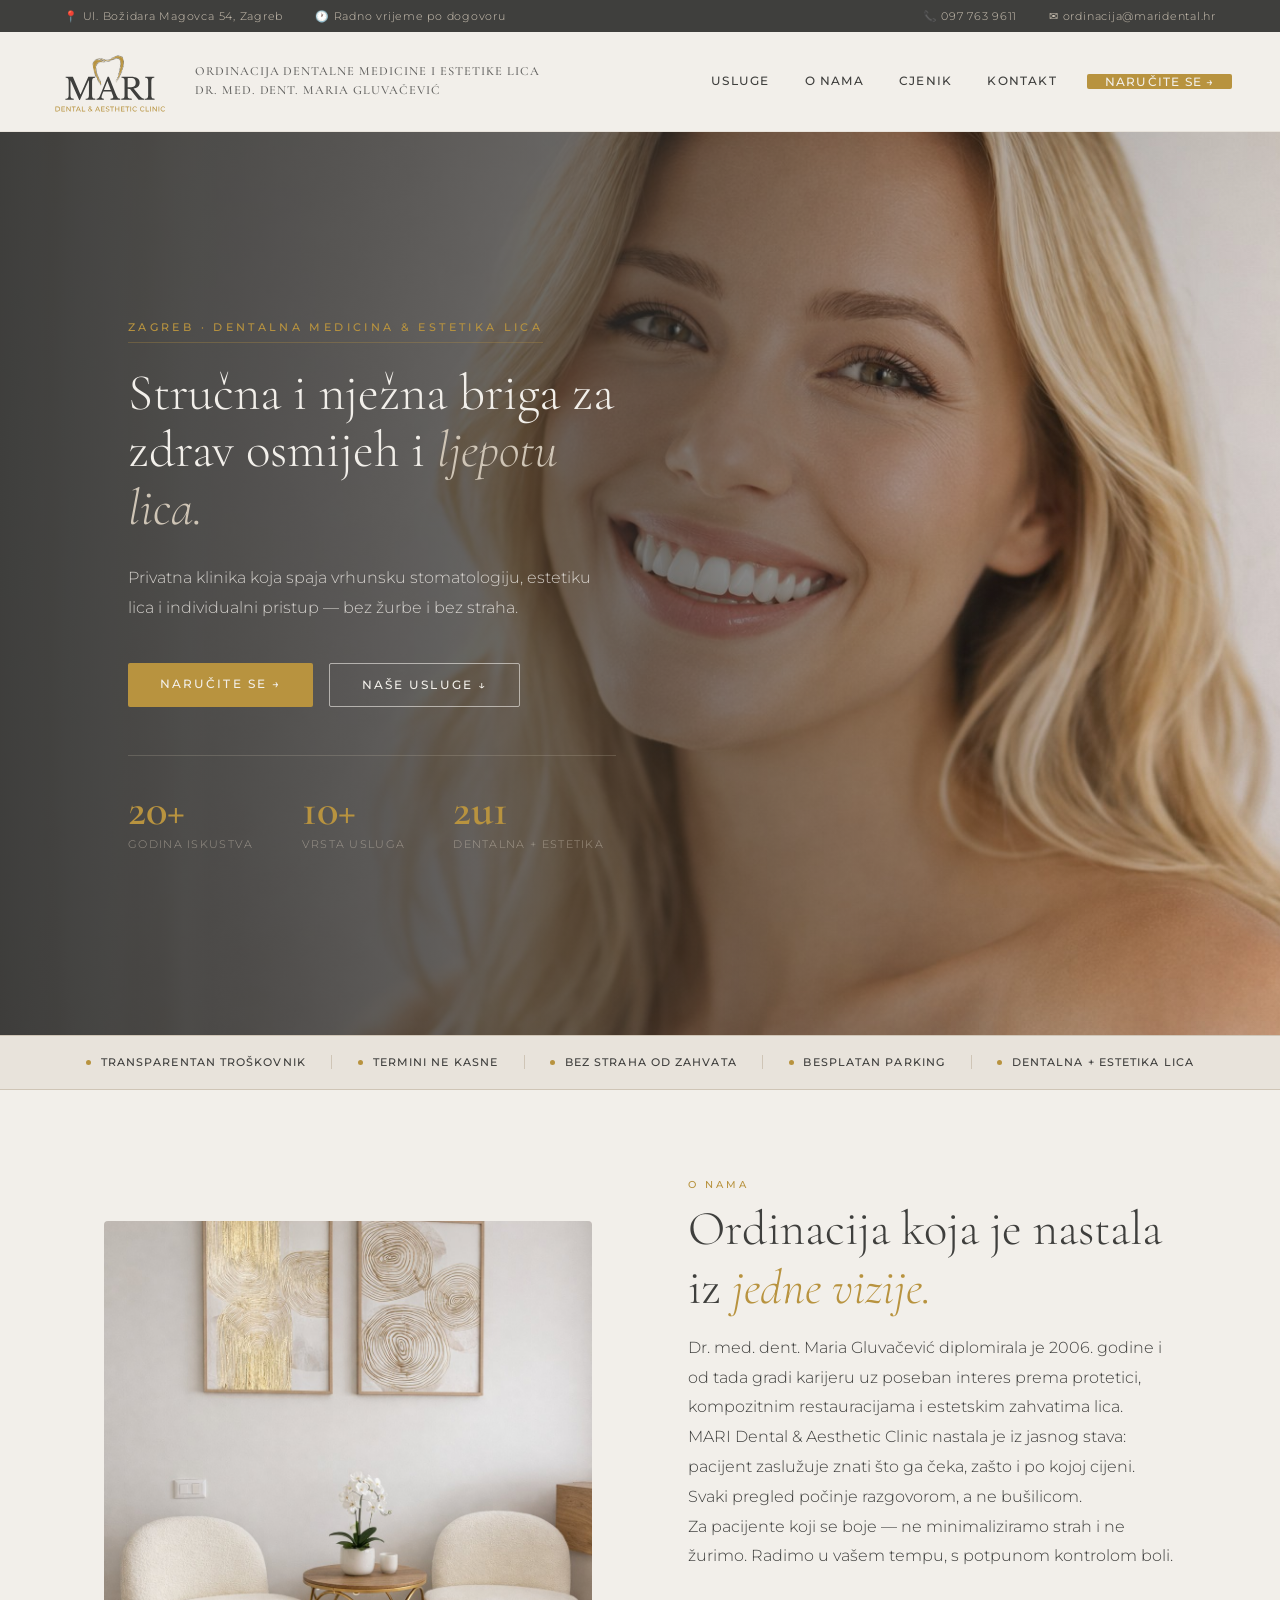
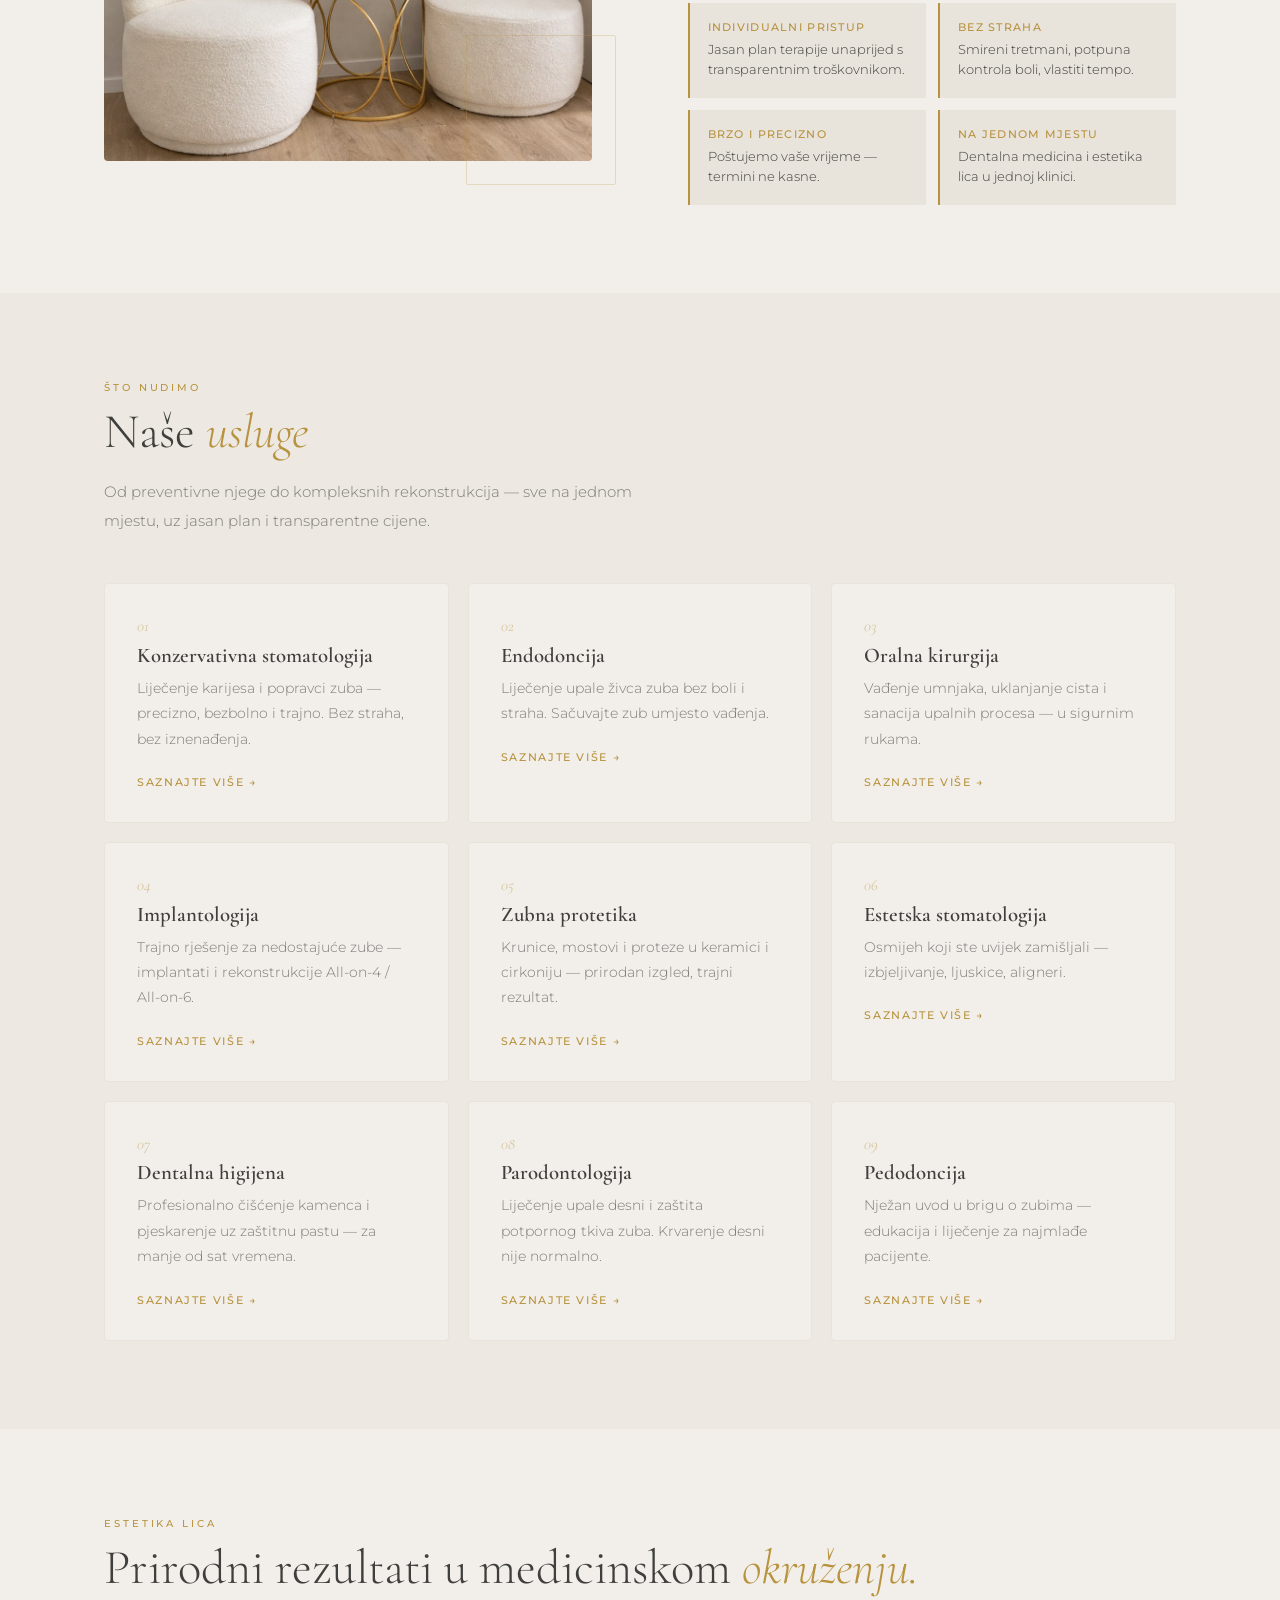
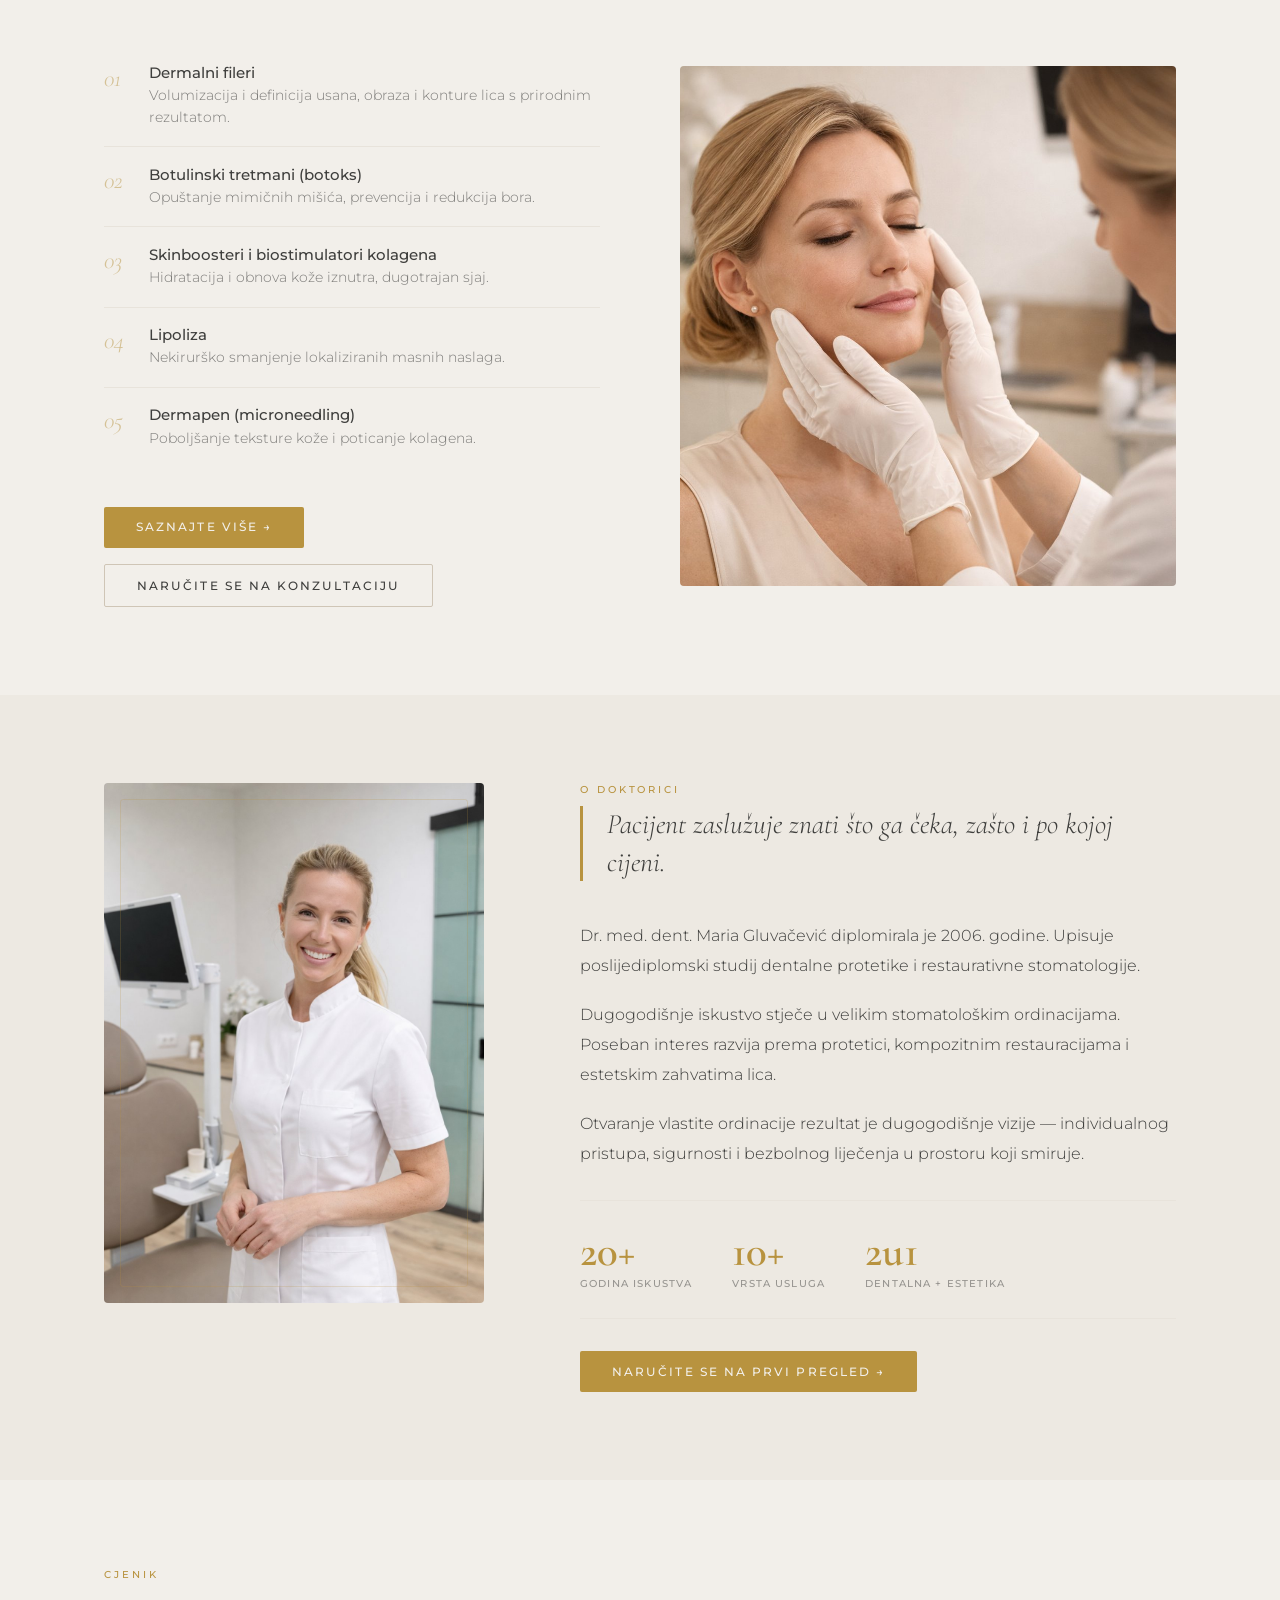
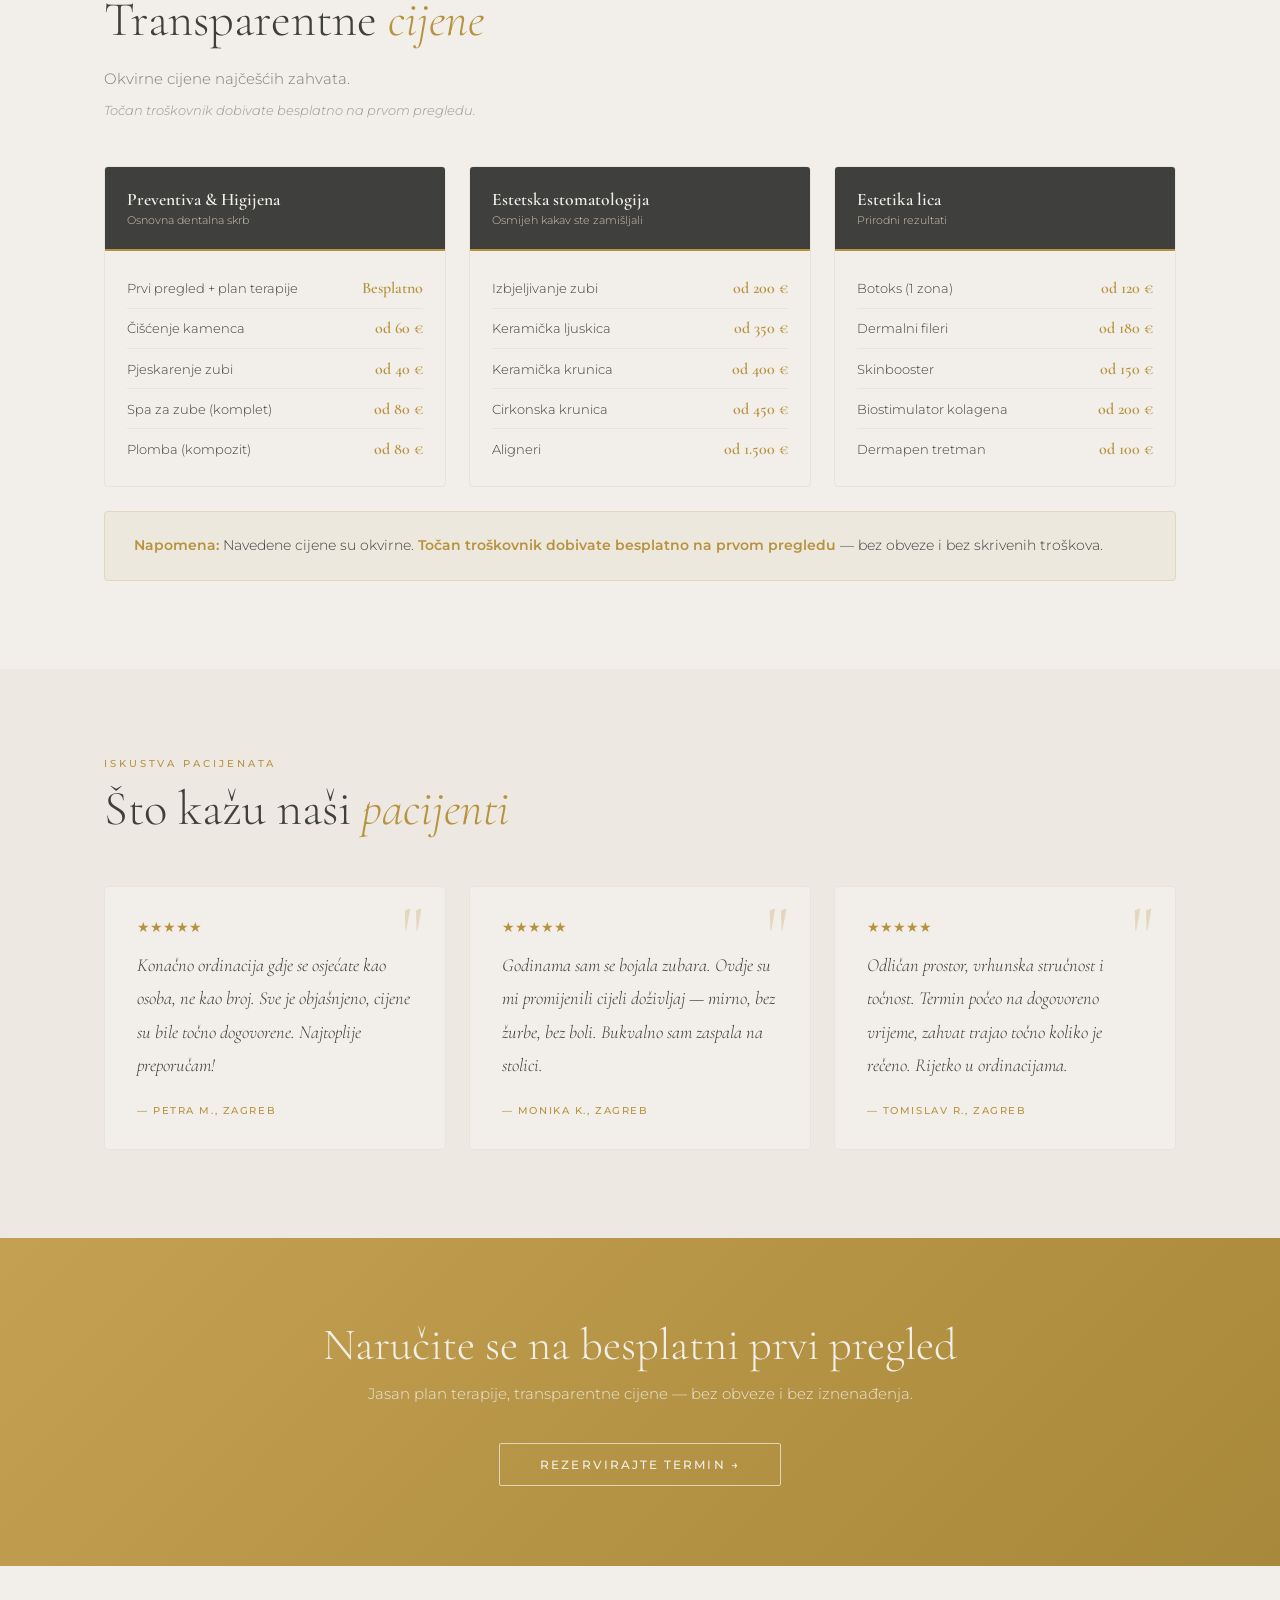
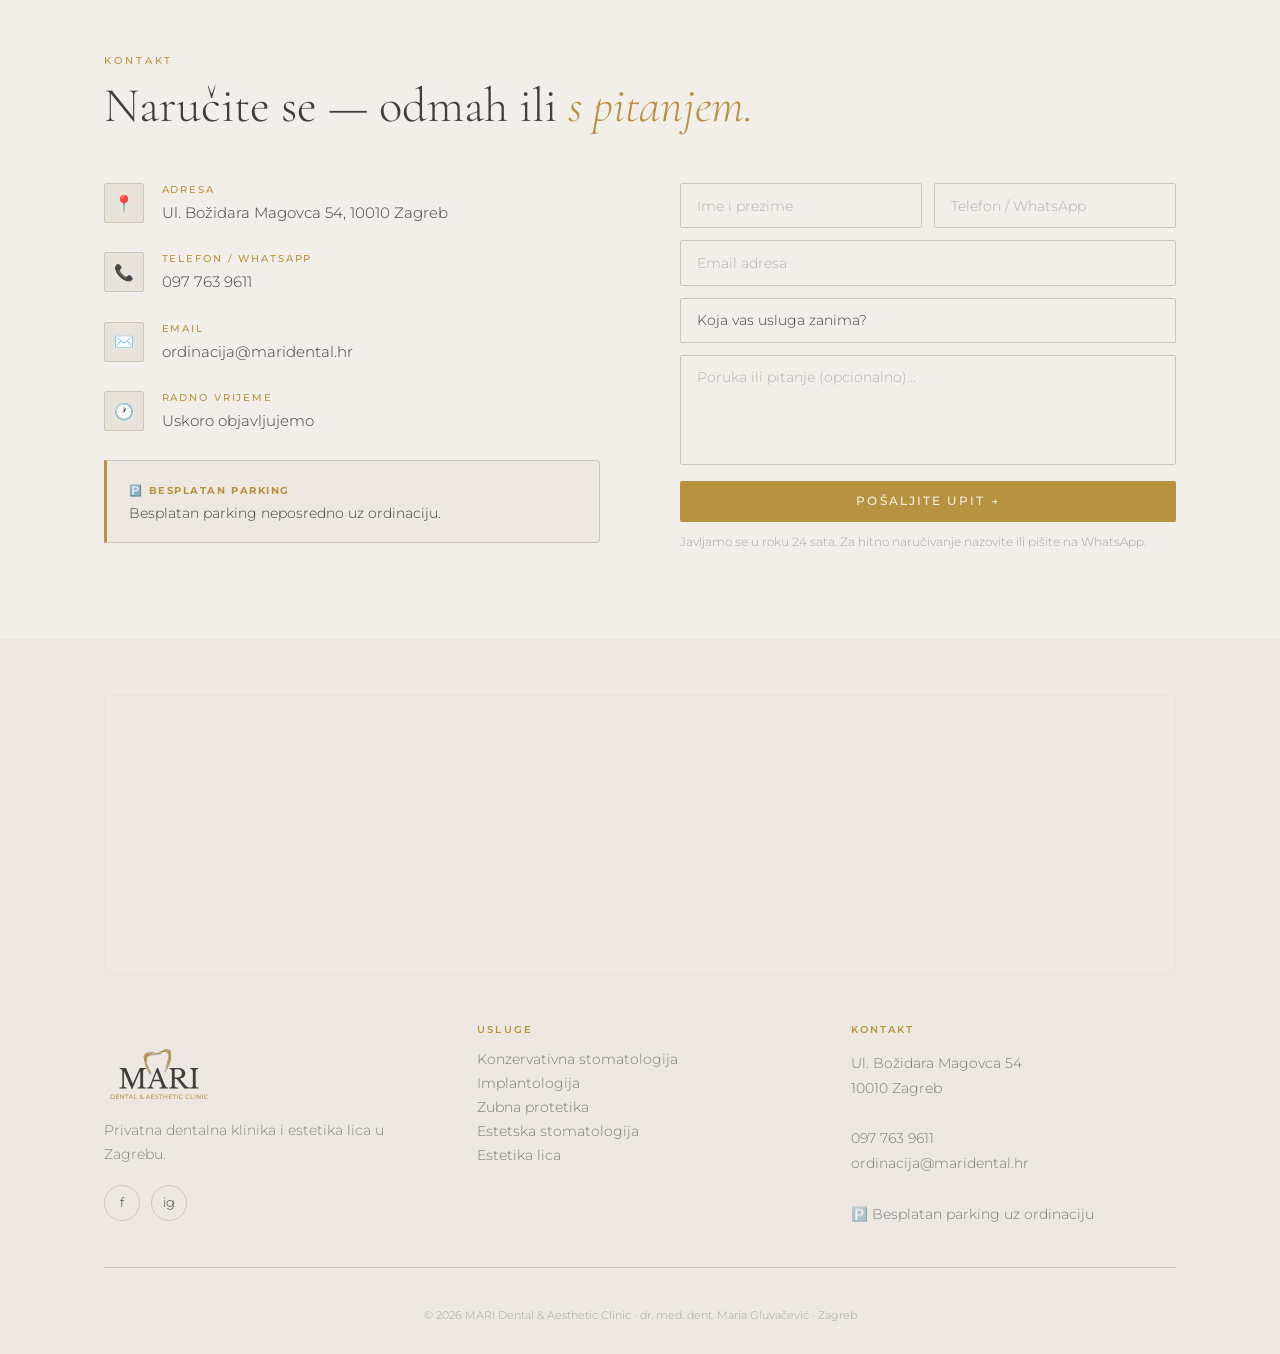
<file: index_backup.html>
<!DOCTYPE html>
<html lang="hr">
<head>
<meta charset="UTF-8">
<meta name="viewport" content="width=device-width, initial-scale=1.0">
<title>MARI Dental & Aesthetic Clinic | Stomatolog Zagreb</title>
<meta name="description" content="Privatna dentalna klinika i estetika lica u Zagrebu. Bez žurbe, bez straha, transparentne cijene.">
<link href="https://fonts.googleapis.com/css2?family=Cormorant+Garamond:ital,wght@0,300;0,400;0,600;1,300;1,400&family=Montserrat:wght@300;400;500;600&display=swap" rel="stylesheet">
<link rel="stylesheet" href="css/style.css">
</head>
<body>

<!-- TOPBAR -->
<div class="topbar">
  <div class="topbar-left">
    <span>📍 Ul. Božidara Magovca 54, Zagreb</span>
    <span>🕐 Radno vrijeme po dogovoru</span>
  </div>
  <div class="topbar-right">
    <a href="tel:0977639611">📞 097 763 9611</a>
    <a href="mailto:ordinacija@maridental.hr">✉ ordinacija@maridental.hr</a>
  </div>
</div>

<!-- NAV -->
<nav id="mainNav">
  <a href="index.html" class="nav-logo">
    <img src="slike/logo.svg" alt="MARI Dental & Aesthetic Clinic">
    <div class="nav-logo-text">
      <span class="nav-logo-sub">Ordinacija dentalne medicine i estetike lica<br>dr. med. dent. Maria Gluvačević</span>
    </div>
  </a>
  <ul class="nav-links">
    <li><a href="#usluge">Usluge</a></li>
    <li><a href="#onama">O nama</a></li>
    <li><a href="#cjenik">Cjenik</a></li>
    <li><a href="#kontakt">Kontakt</a></li>
    <li><a href="#kontakt" class="nav-cta">Naručite se →</a></li>
  </ul>
  <button class="hamburger" id="hamburger" aria-label="Izbornik">
    <span></span><span></span><span></span>
  </button>
</nav>

<!-- MOBILNI MENI -->
<div class="mobile-menu" id="mobileMenu">
  <a href="#usluge">Usluge</a>
  <a href="#onama">O nama</a>
  <a href="#cjenik">Cjenik</a>
  <a href="#kontakt">Kontakt</a>
  <a href="#kontakt">Naručite se →</a>
</div>

<!-- HERO -->
<section class="hero">
  <div class="hero-bg"><img src="slike/hero.png" alt="MARI Dental"></div>
  <div class="hero-content">
    <span class="hero-eyebrow">Zagreb · Dentalna medicina & Estetika lica</span>
    <h1>Stručna i nježna briga za zdrav osmijeh i <em>ljepotu lica.</em></h1>
    <p class="hero-sub">Privatna klinika koja spaja vrhunsku stomatologiju, estetiku lica i individualni pristup — bez žurbe i bez straha.</p>
    <div class="hero-btns">
      <a href="#kontakt" class="btn-gold">Naručite se →</a>
      <a href="#usluge" class="btn-ghost">Naše usluge ↓</a>
    </div>
    <div class="hero-stats">
      <div><div class="hero-stat-num">20+</div><div class="hero-stat-lbl">Godina iskustva</div></div>
      <div><div class="hero-stat-num">10+</div><div class="hero-stat-lbl">Vrsta usluga</div></div>
      <div><div class="hero-stat-num">2u1</div><div class="hero-stat-lbl">Dentalna + estetika</div></div>
    </div>
  </div>
</section>

<!-- USP -->
<div class="usp-strip">
  <div class="usp-item"><div class="usp-dot"></div>Transparentan troškovnik</div>
  <div class="usp-item"><div class="usp-dot"></div>Termini ne kasne</div>
  <div class="usp-item"><div class="usp-dot"></div>Bez straha od zahvata</div>
  <div class="usp-item"><div class="usp-dot"></div>Besplatan parking</div>
  <div class="usp-item"><div class="usp-dot"></div>Dentalna + estetika lica</div>
</div>

<!-- O NAMA -->
<section class="about" id="onama">
  <div class="container">
    <div class="about-grid">
      <div class="about-img-wrap">
        <img src="slike/cekaonica.png" alt="MARI čekaonica">
        <div class="about-deco"></div>
      </div>
      <div class="about-text">
        <span class="section-label">O nama</span>
        <h2 class="section-title">Ordinacija koja je nastala iz <em>jedne vizije.</em></h2>
        <p>Dr. med. dent. Maria Gluvačević diplomirala je 2006. godine i od tada gradi karijeru uz poseban interes prema protetici, kompozitnim restauracijama i estetskim zahvatima lica.</p>
        <p>MARI Dental & Aesthetic Clinic nastala je iz jasnog stava: pacijent zaslužuje znati što ga čeka, zašto i po kojoj cijeni. Svaki pregled počinje razgovorom, a ne bušilicom.</p>
        <p>Za pacijente koji se boje — ne minimaliziramo strah i ne žurimo. Radimo u vašem tempu, s potpunom kontrolom boli.</p>
        <div class="about-values">
          <div class="value-box"><strong>Individualni pristup</strong><span>Jasan plan terapije unaprijed s transparentnim troškovnikom.</span></div>
          <div class="value-box"><strong>Bez straha</strong><span>Smireni tretmani, potpuna kontrola boli, vlastiti tempo.</span></div>
          <div class="value-box"><strong>Brzo i precizno</strong><span>Poštujemo vaše vrijeme — termini ne kasne.</span></div>
          <div class="value-box"><strong>Na jednom mjestu</strong><span>Dentalna medicina i estetika lica u jednoj klinici.</span></div>
        </div>
      </div>
    </div>
  </div>
</section>

<!-- USLUGE -->
<section class="services" id="usluge">
  <div class="container">
    <span class="section-label">Što nudimo</span>
    <h2 class="section-title">Naše <em>usluge</em></h2>
    <p class="section-sub">Od preventivne njege do kompleksnih rekonstrukcija — sve na jednom mjestu, uz jasan plan i transparentne cijene.</p>
    <div class="services-grid">
      <div class="service-card">
        <div class="service-card-body">
          <span class="service-card-num-text">01</span>
          <h3>Konzervativna stomatologija</h3>
          <p>Liječenje karijesa i popravci zuba — precizno, bezbolno i trajno. Bez straha, bez iznenađenja.</p>
          <a href="konzervativa.html" class="service-card-link">Saznajte više →</a>
        </div>
      </div>
      <div class="service-card">
        <div class="service-card-body">
          <span class="service-card-num-text">02</span>
          <h3>Endodoncija</h3>
          <p>Liječenje upale živca zuba bez boli i straha. Sačuvajte zub umjesto vađenja.</p>
          <a href="endodoncija.html" class="service-card-link">Saznajte više →</a>
        </div>
      </div>
      <div class="service-card">
        <div class="service-card-body">
          <span class="service-card-num-text">03</span>
          <h3>Oralna kirurgija</h3>
          <p>Vađenje umnjaka, uklanjanje cista i sanacija upalnih procesa — u sigurnim rukama.</p>
          <a href="kirurgija.html" class="service-card-link">Saznajte više →</a>
        </div>
      </div>
      <div class="service-card">
        <div class="service-card-body">
          <span class="service-card-num-text">04</span>
          <h3>Implantologija</h3>
          <p>Trajno rješenje za nedostajuće zube — implantati i rekonstrukcije All-on-4 / All-on-6.</p>
          <a href="implantologija.html" class="service-card-link">Saznajte više →</a>
        </div>
      </div>
      <div class="service-card">
        <div class="service-card-body">
          <span class="service-card-num-text">05</span>
          <h3>Zubna protetika</h3>
          <p>Krunice, mostovi i proteze u keramici i cirkoniju — prirodan izgled, trajni rezultat.</p>
          <a href="protetika.html" class="service-card-link">Saznajte više →</a>
        </div>
      </div>
      <div class="service-card">
        <div class="service-card-body">
          <span class="service-card-num-text">06</span>
          <h3>Estetska stomatologija</h3>
          <p>Osmijeh koji ste uvijek zamišljali — izbjeljivanje, ljuskice, aligneri.</p>
          <a href="estetska.html" class="service-card-link">Saznajte više →</a>
        </div>
      </div>
      <div class="service-card">
        <div class="service-card-body">
          <span class="service-card-num-text">07</span>
          <h3>Dentalna higijena</h3>
          <p>Profesionalno čišćenje kamenca i pjeskarenje uz zaštitnu pastu — za manje od sat vremena.</p>
          <a href="higijena.html" class="service-card-link">Saznajte više →</a>
        </div>
      </div>
      <div class="service-card">
        <div class="service-card-body">
          <span class="service-card-num-text">08</span>
          <h3>Parodontologija</h3>
          <p>Liječenje upale desni i zaštita potpornog tkiva zuba. Krvarenje desni nije normalno.</p>
          <a href="parodontologija.html" class="service-card-link">Saznajte više →</a>
        </div>
      </div>
      <div class="service-card">
        <div class="service-card-body">
          <span class="service-card-num-text">09</span>
          <h3>Pedodoncija</h3>
          <p>Nježan uvod u brigu o zubima — edukacija i liječenje za najmlađe pacijente.</p>
          <a href="pedodoncija.html" class="service-card-link">Saznajte više →</a>
        </div>
      </div>
    </div>
  </div>
</section>

<!-- ESTETIKA LICA -->
<section class="aesthetics" id="estetika">
  <div class="container">
    <span class="section-label">Estetika lica</span>
    <h2 class="section-title">Prirodni rezultati u medicinskom <em>okruženju.</em></h2>
    <div class="aesthetics-grid">
      <div>
        <ul class="aes-list">
          <li><div class="aes-num">01</div><div class="aes-content"><strong>Dermalni fileri</strong><span>Volumizacija i definicija usana, obraza i konture lica s prirodnim rezultatom.</span></div></li>
          <li><div class="aes-num">02</div><div class="aes-content"><strong>Botulinski tretmani (botoks)</strong><span>Opuštanje mimičnih mišića, prevencija i redukcija bora.</span></div></li>
          <li><div class="aes-num">03</div><div class="aes-content"><strong>Skinboosteri i biostimulatori kolagena</strong><span>Hidratacija i obnova kože iznutra, dugotrajan sjaj.</span></div></li>
          <li><div class="aes-num">04</div><div class="aes-content"><strong>Lipoliza</strong><span>Nekirurško smanjenje lokaliziranih masnih naslaga.</span></div></li>
          <li><div class="aes-num">05</div><div class="aes-content"><strong>Dermapen (microneedling)</strong><span>Poboljšanje teksture kože i poticanje kolagena.</span></div></li>
        </ul>
        <div class="aes-btns">
          <a href="estetika-lica.html" class="btn-gold">Saznajte više →</a>
          <a href="#kontakt" class="btn-ghost btn-ghost-dark">Naručite se na konzultaciju</a>
        </div>
      </div>
      <div class="aes-img-wrap"><img src="slike/estetikalica.png" alt="Estetika lica"></div>
    </div>
  </div>
</section>

<!-- DOKTORICA -->
<section class="doctor" id="doktorica">
  <div class="container">
    <div class="doctor-grid">
      <div class="doctor-photo"><img src="slike/doktorica.png" alt="Dr. med. dent. Maria Gluvačević"></div>
      <div class="doctor-content">
        <span class="section-label">O doktorici</span>
        <blockquote>Pacijent zaslužuje znati što ga čeka, zašto i po kojoj cijeni.</blockquote>
        <p>Dr. med. dent. Maria Gluvačević diplomirala je 2006. godine. Upisuje poslijediplomski studij dentalne protetike i restaurativne stomatologije.</p>
        <p>Dugogodišnje iskustvo stječe u velikim stomatološkim ordinacijama. Poseban interes razvija prema protetici, kompozitnim restauracijama i estetskim zahvatima lica.</p>
        <p>Otvaranje vlastite ordinacije rezultat je dugogodišnje vizije — individualnog pristupa, sigurnosti i bezbolnog liječenja u prostoru koji smiruje.</p>
        <div class="doctor-stats">
          <div><div class="stat-val">20+</div><div class="stat-lbl">Godina iskustva</div></div>
          <div><div class="stat-val">10+</div><div class="stat-lbl">Vrsta usluga</div></div>
          <div><div class="stat-val">2u1</div><div class="stat-lbl">Dentalna + estetika</div></div>
        </div>
        <a href="#kontakt" class="btn-gold">Naručite se na prvi pregled →</a>
      </div>
    </div>
  </div>
</section>

<!-- CJENIK -->
<section class="pricing" id="cjenik">
  <div class="container">
    <span class="section-label">Cjenik</span>
    <h2 class="section-title">Transparentne <em>cijene</em></h2>
    <p class="section-sub" style="margin-bottom:.5rem;">Okvirne cijene najčešćih zahvata.</p>
    <p style="font-size:.82rem;color:rgba(63,63,61,.5);margin-bottom:2.5rem;font-style:italic;">Točan troškovnik dobivate besplatno na prvom pregledu.</p>
    <div class="pricing-grid">
      <div class="pricing-card">
        <div class="pricing-card-head"><h3>Preventiva & Higijena</h3><p>Osnovna dentalna skrb</p></div>
        <div class="pricing-card-body">
          <div class="pricing-item"><span class="pricing-item-name">Prvi pregled + plan terapije</span><span class="pricing-item-price">Besplatno</span></div>
          <div class="pricing-item"><span class="pricing-item-name">Čišćenje kamenca</span><span class="pricing-item-price">od 60 €</span></div>
          <div class="pricing-item"><span class="pricing-item-name">Pjeskarenje zubi</span><span class="pricing-item-price">od 40 €</span></div>
          <div class="pricing-item"><span class="pricing-item-name">Spa za zube (komplet)</span><span class="pricing-item-price">od 80 €</span></div>
          <div class="pricing-item"><span class="pricing-item-name">Plomba (kompozit)</span><span class="pricing-item-price">od 80 €</span></div>
        </div>
      </div>
      <div class="pricing-card">
        <div class="pricing-card-head"><h3>Estetska stomatologija</h3><p>Osmijeh kakav ste zamišljali</p></div>
        <div class="pricing-card-body">
          <div class="pricing-item"><span class="pricing-item-name">Izbjeljivanje zubi</span><span class="pricing-item-price">od 200 €</span></div>
          <div class="pricing-item"><span class="pricing-item-name">Keramička ljuskica</span><span class="pricing-item-price">od 350 €</span></div>
          <div class="pricing-item"><span class="pricing-item-name">Keramička krunica</span><span class="pricing-item-price">od 400 €</span></div>
          <div class="pricing-item"><span class="pricing-item-name">Cirkonska krunica</span><span class="pricing-item-price">od 450 €</span></div>
          <div class="pricing-item"><span class="pricing-item-name">Aligneri</span><span class="pricing-item-price">od 1.500 €</span></div>
        </div>
      </div>
      <div class="pricing-card">
        <div class="pricing-card-head"><h3>Estetika lica</h3><p>Prirodni rezultati</p></div>
        <div class="pricing-card-body">
          <div class="pricing-item"><span class="pricing-item-name">Botoks (1 zona)</span><span class="pricing-item-price">od 120 €</span></div>
          <div class="pricing-item"><span class="pricing-item-name">Dermalni fileri</span><span class="pricing-item-price">od 180 €</span></div>
          <div class="pricing-item"><span class="pricing-item-name">Skinbooster</span><span class="pricing-item-price">od 150 €</span></div>
          <div class="pricing-item"><span class="pricing-item-name">Biostimulator kolagena</span><span class="pricing-item-price">od 200 €</span></div>
          <div class="pricing-item"><span class="pricing-item-name">Dermapen tretman</span><span class="pricing-item-price">od 100 €</span></div>
        </div>
      </div>
    </div>
    <div class="pricing-disclaimer"><strong>Napomena:</strong> Navedene cijene su okvirne. <strong>Točan troškovnik dobivate besplatno na prvom pregledu</strong> — bez obveze i bez skrivenih troškova.</div>
  </div>
</section>

<!-- RECENZIJE -->
<section class="reviews">
  <div class="container">
    <span class="section-label">Iskustva pacijenata</span>
    <h2 class="section-title">Što kažu naši <em>pacijenti</em></h2>
    <div class="reviews-grid">
      <div class="review-card"><div class="review-stars">★★★★★</div><p class="review-text">Konačno ordinacija gdje se osjećate kao osoba, ne kao broj. Sve je objašnjeno, cijene su bile točno dogovorene. Najtoplije preporučam!</p><div class="review-author">— Petra M., Zagreb</div></div>
      <div class="review-card"><div class="review-stars">★★★★★</div><p class="review-text">Godinama sam se bojala zubara. Ovdje su mi promijenili cijeli doživljaj — mirno, bez žurbe, bez boli. Bukvalno sam zaspala na stolici.</p><div class="review-author">— Monika K., Zagreb</div></div>
      <div class="review-card"><div class="review-stars">★★★★★</div><p class="review-text">Odličan prostor, vrhunska stručnost i točnost. Termin počeo na dogovoreno vrijeme, zahvat trajao točno koliko je rečeno. Rijetko u ordinacijama.</p><div class="review-author">— Tomislav R., Zagreb</div></div>
    </div>
  </div>
</section>

<!-- CTA BANNER -->
<div class="cta-banner">
  <h2>Naručite se na besplatni prvi pregled</h2>
  <p>Jasan plan terapije, transparentne cijene — bez obveze i bez iznenađenja.</p>
  <a href="#kontakt" class="btn-white">Rezervirajte termin →</a>
</div>

<!-- KONTAKT -->
<section class="contact" id="kontakt">
  <div class="container">
    <span class="section-label">Kontakt</span>
    <h2 class="section-title">Naručite se — odmah ili <em>s pitanjem.</em></h2>
    <div class="contact-grid">
      <div>
        <div class="contact-info-item"><div class="c-icon">📍</div><div><strong>Adresa</strong><p>Ul. Božidara Magovca 54, 10010 Zagreb</p></div></div>
        <div class="contact-info-item"><div class="c-icon">📞</div><div><strong>Telefon / WhatsApp</strong><p>097 763 9611</p></div></div>
        <div class="contact-info-item"><div class="c-icon">✉️</div><div><strong>Email</strong><p>ordinacija@maridental.hr</p></div></div>
        <div class="contact-info-item"><div class="c-icon">🕐</div><div><strong>Radno vrijeme</strong><p>Uskoro objavljujemo</p></div></div>
        <div class="parking-box"><strong>🅿️ Besplatan parking</strong><p>Besplatan parking neposredno uz ordinaciju.</p></div>
      </div>
      <div class="contact-form">
        <form action="mailto:ordinacija@maridental.hr" method="post" enctype="text/plain">
          <div class="form-row">
            <input type="text" name="ime" placeholder="Ime i prezime">
            <input type="tel" name="telefon" placeholder="Telefon / WhatsApp">
          </div>
          <input type="email" name="email" placeholder="Email adresa">
          <select name="usluga">
            <option value="" disabled selected>Koja vas usluga zanima?</option>
            <option>Konzervativna stomatologija</option>
            <option>Dentalna higijena</option>
            <option>Implantologija</option>
            <option>Estetska stomatologija</option>
            <option>Estetika lica</option>
            <option>Zubna protetika</option>
            <option>Oralna kirurgija</option>
            <option>Endodoncija</option>
            <option>Pedodoncija</option>
            <option>Parodontologija</option>
          </select>
          <textarea name="poruka" placeholder="Poruka ili pitanje (opcionalno)..."></textarea>
          <button type="submit" class="btn-gold" style="width:100%;">Pošaljite upit →</button>
        </form>
        <p style="font-size:.72rem;color:rgba(63,63,61,.42);margin-top:.7rem;line-height:1.6;">Javljamo se u roku 24 sata. Za hitno naručivanje nazovite ili pišite na WhatsApp.</p>
      </div>
    </div>
  </div>
</section>

<!-- FOOTER -->
<footer>
  <div class="container">
    <div class="footer-map">
      <iframe src="https://www.google.com/maps/embed?pb=!1m18!1m12!1m3!1d2782.5!2d15.9897!3d45.7928!2m3!1f0!2f0!3f0!3m2!1i1024!2i768!4f13.1!3m3!1m2!1s0x4765d6f1e3f4b6c1%3A0x1!2sUl.+Bo%C5%BEidara+Magovca+54%2C+10010+Zagreb!5e0!3m2!1shr!2shr!4v1711875600000" allowfullscreen="" loading="lazy"></iframe>
    </div>
    <div class="footer-grid">
      <div class="footer-brand">
        <img src="slike/logo.svg" alt="MARI">
        <p>Privatna dentalna klinika i estetika lica u Zagrebu.</p>
        <div class="footer-social">
          <a href="https://www.facebook.com/maridental" target="_blank">f</a>
          <a href="https://www.instagram.com/maridental" target="_blank">ig</a>
        </div>
      </div>
      <div class="footer-col">
        <h4>Usluge</h4>
        <a href="konzervativa.html">Konzervativna stomatologija</a>
        <a href="implantologija.html">Implantologija</a>
        <a href="protetika.html">Zubna protetika</a>
        <a href="estetska.html">Estetska stomatologija</a>
        <a href="estetika-lica.html">Estetika lica</a>
      </div>
      <div class="footer-col">
        <h4>Kontakt</h4>
        <p>Ul. Božidara Magovca 54<br>10010 Zagreb<br><br>097 763 9611<br>ordinacija@maridental.hr<br><br>🅿️ Besplatan parking uz ordinaciju</p>
      </div>
    </div>
    <div class="footer-bottom">© 2026 MARI Dental & Aesthetic Clinic · dr. med. dent. Maria Gluvačević · Zagreb</div>
  </div>
</footer>

<script src="js/main.js"></script>
</body>
</html>
</file>
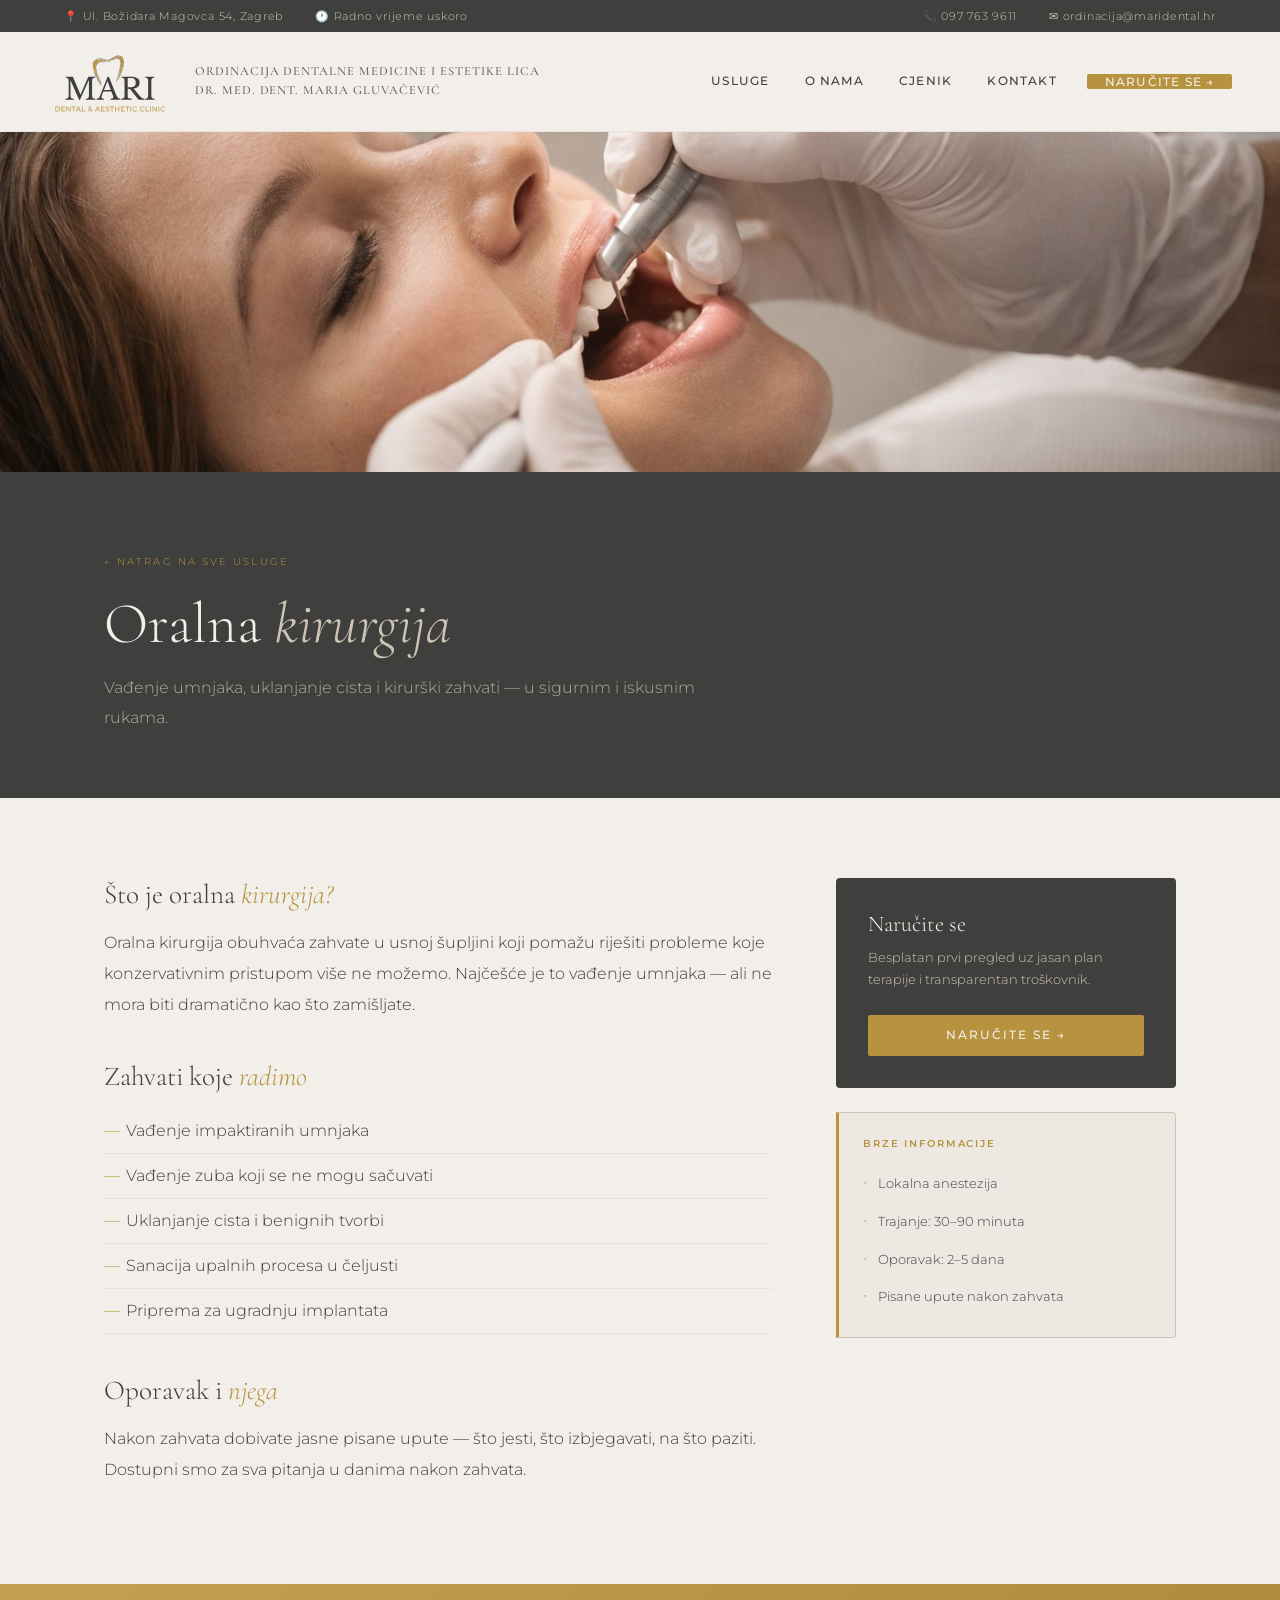
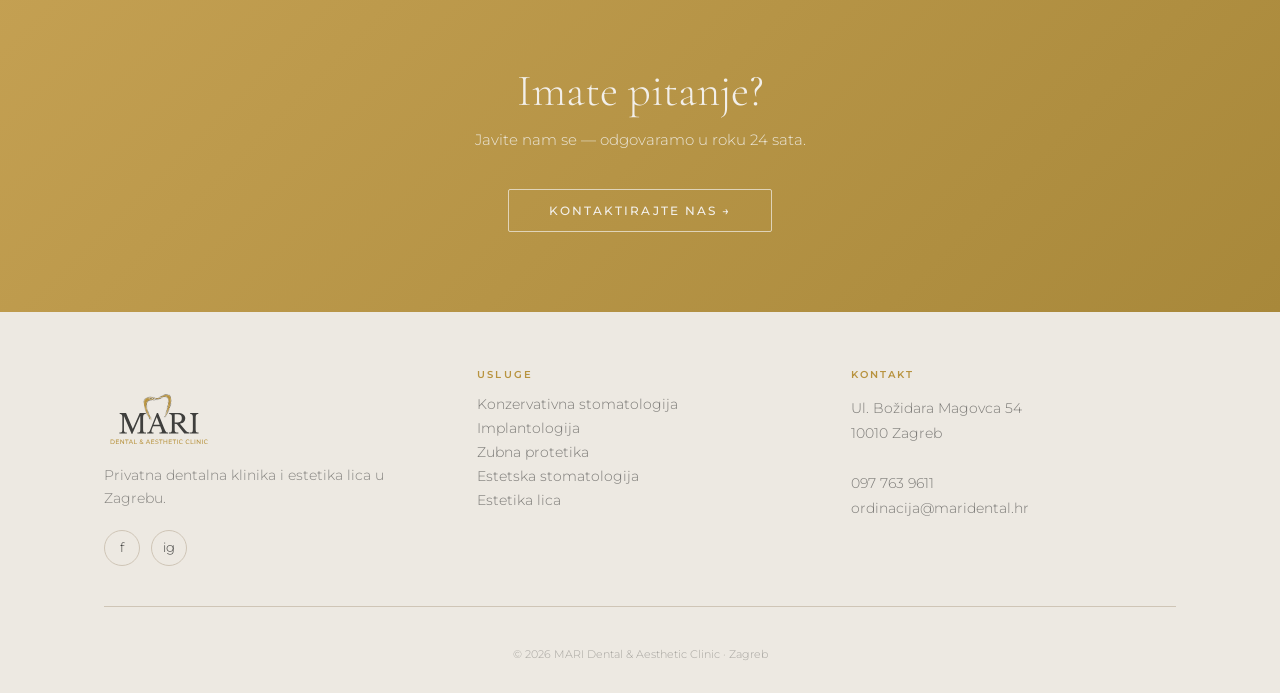
<file: kirurgija.html>
<!DOCTYPE html>
<html lang="hr">
<head>
<meta charset="UTF-8">
<meta name="viewport" content="width=device-width, initial-scale=1.0">
<title>Oralna kirurgija | MARI Dental & Aesthetic Clinic Zagreb</title>
<meta name="description" content="Vađenje umnjaka, uklanjanje cista i kirurški zahvati — u sigurnim i iskusnim rukama.">
<link href="https://fonts.googleapis.com/css2?family=Cormorant+Garamond:ital,wght@0,300;0,400;0,600;1,300;1,400&family=Montserrat:wght@300;400;500;600&display=swap" rel="stylesheet">
<link rel="stylesheet" href="css/style.css">
</head>
<body>
<!-- TOPBAR -->
<div class="topbar">
  <div class="topbar-left"><span>📍 Ul. Božidara Magovca 54, Zagreb</span><span>🕐 Radno vrijeme uskoro</span></div>
  <div class="topbar-right"><a href="tel:0977639611">📞 097 763 9611</a><a href="mailto:ordinacija@maridental.hr">✉ ordinacija@maridental.hr</a></div>
</div>
<nav id="mainNav">
  <a href="index.html" class="nav-logo">
    <img src="slike/logo.svg" alt="MARI Dental">
    <div class="nav-logo-text">
      <span class="nav-logo-sub">Ordinacija dentalne medicine i estetike lica<br>dr. med. dent. Maria Gluvačević</span>
    </div>
  </a>
  <ul class="nav-links">
    <li><a href="index.html#usluge">Usluge</a></li>
    <li><a href="index.html#onama">O nama</a></li>
    <li><a href="index.html#cjenik">Cjenik</a></li>
    <li><a href="index.html#kontakt">Kontakt</a></li>
    <li><a href="index.html#kontakt" class="nav-cta">Naručite se →</a></li>
  </ul>
  <button class="hamburger" id="hamburger" aria-label="Izbornik"><span></span><span></span><span></span></button>
</nav>
<div class="mobile-menu" id="mobileMenu">
  <a href="index.html#usluge">Usluge</a>
  <a href="index.html#onama">O nama</a>
  <a href="index.html#cjenik">Cjenik</a>
  <a href="index.html#kontakt">Kontakt</a>
  <a href="index.html#kontakt">Naručite se →</a>
</div>
<img src="slike/pregledzubi.png" alt="Oralna kirurgija" class="sp-hero-img">
<section class="sp-hero">
  <div class="container">
    <p class="breadcrumb"><a href="index.html">← Natrag na sve usluge</a></p>
    <h1>Oralna <em>kirurgija</em></h1>
    <p>Vađenje umnjaka, uklanjanje cista i kirurški zahvati — u sigurnim i iskusnim rukama.</p>
  </div>
</section>
<section class="sp-body">
  <div class="container">
    <div class="sp-grid">
      <div class="sp-main"><h2>Što je oralna <em>kirurgija?</em></h2>
<p>Oralna kirurgija obuhvaća zahvate u usnoj šupljini koji pomažu riješiti probleme koje konzervativnim pristupom više ne možemo. Najčešće je to vađenje umnjaka — ali ne mora biti dramatično kao što zamišljate.</p>
<h2>Zahvati koje <em>radimo</em></h2>
<ul><li>Vađenje impaktiranih umnjaka</li><li>Vađenje zuba koji se ne mogu sačuvati</li><li>Uklanjanje cista i benignih tvorbi</li><li>Sanacija upalnih procesa u čeljusti</li><li>Priprema za ugradnju implantata</li></ul>
<h2>Oporavak i <em>njega</em></h2>
<p>Nakon zahvata dobivate jasne pisane upute — što jesti, što izbjegavati, na što paziti. Dostupni smo za sva pitanja u danima nakon zahvata.</p></div>
      <div class="sp-sidebar">
        <div class="sp-cta-box">
          <h3>Naručite se</h3>
          <p>Besplatan prvi pregled uz jasan plan terapije i transparentan troškovnik.</p>
          <a href="index.html#kontakt" class="btn-gold">Naručite se →</a>
        </div>
        <div class="sp-info-box">
          <h4>Brze informacije</h4>
          <ul><li>Lokalna anestezija</li><li>Trajanje: 30–90 minuta</li><li>Oporavak: 2–5 dana</li><li>Pisane upute nakon zahvata</li></ul>
        </div>
      </div>
    </div>
  </div>
</section>
<div class="cta-banner">
  <h2>Imate pitanje?</h2>
  <p>Javite nam se — odgovaramo u roku 24 sata.</p>
  <a href="index.html#kontakt" class="btn-white">Kontaktirajte nas →</a>
</div>
<footer>
  <div class="container">
    <div class="footer-grid">
      <div class="footer-brand">
        <img src="slike/logo.svg" alt="MARI">
        <p>Privatna dentalna klinika i estetika lica u Zagrebu.</p>
        <div class="footer-social"><a href="https://www.facebook.com/maridental" target="_blank">f</a><a href="https://www.instagram.com/maridental" target="_blank">ig</a></div>
      </div>
      <div class="footer-col">
        <h4>Usluge</h4>
        <a href="konzervativa.html">Konzervativna stomatologija</a>
        <a href="implantologija.html">Implantologija</a>
        <a href="protetika.html">Zubna protetika</a>
        <a href="estetska.html">Estetska stomatologija</a>
        <a href="estetika-lica.html">Estetika lica</a>
      </div>
      <div class="footer-col">
        <h4>Kontakt</h4>
        <p>Ul. Božidara Magovca 54<br>10010 Zagreb<br><br>097 763 9611<br>ordinacija@maridental.hr</p>
      </div>
    </div>
    <div class="footer-bottom">© 2026 MARI Dental & Aesthetic Clinic · Zagreb</div>
  </div>
</footer>
<script src="js/main.js"></script>
</body>
</html>
</file>
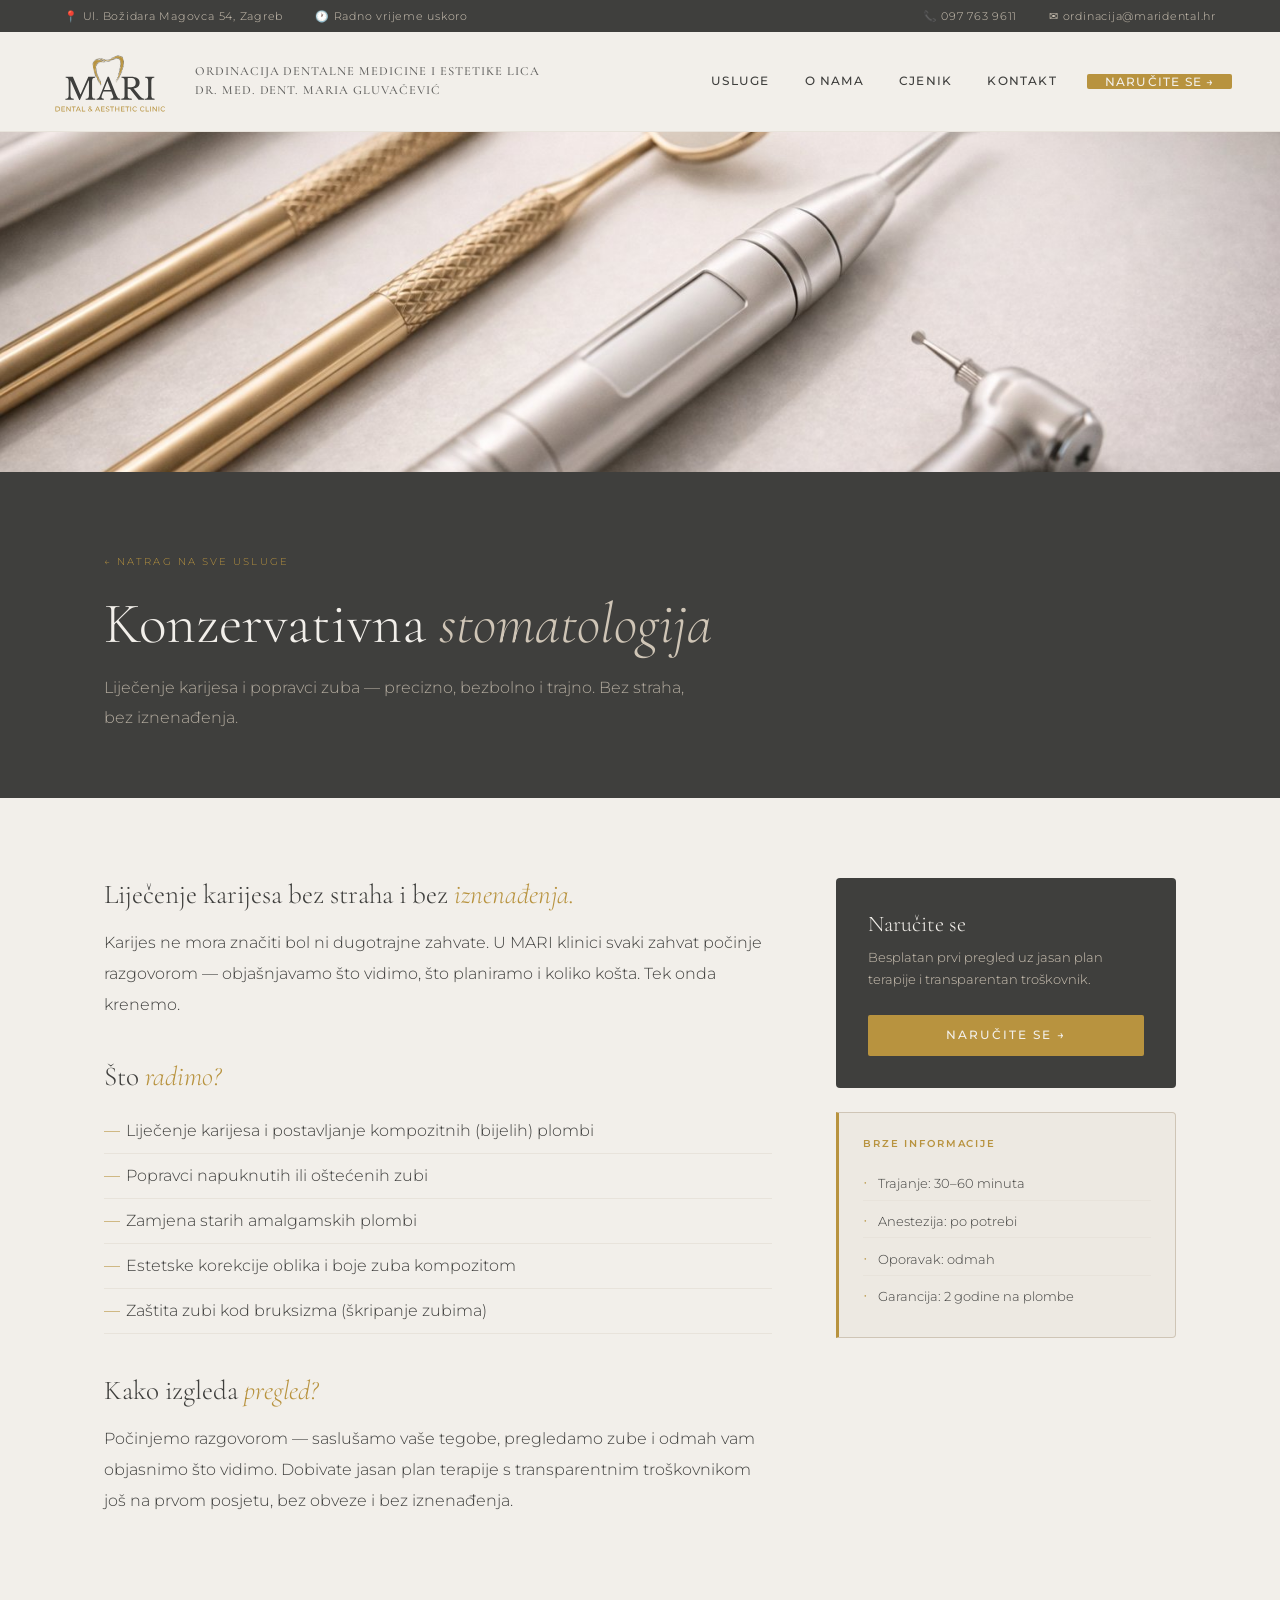
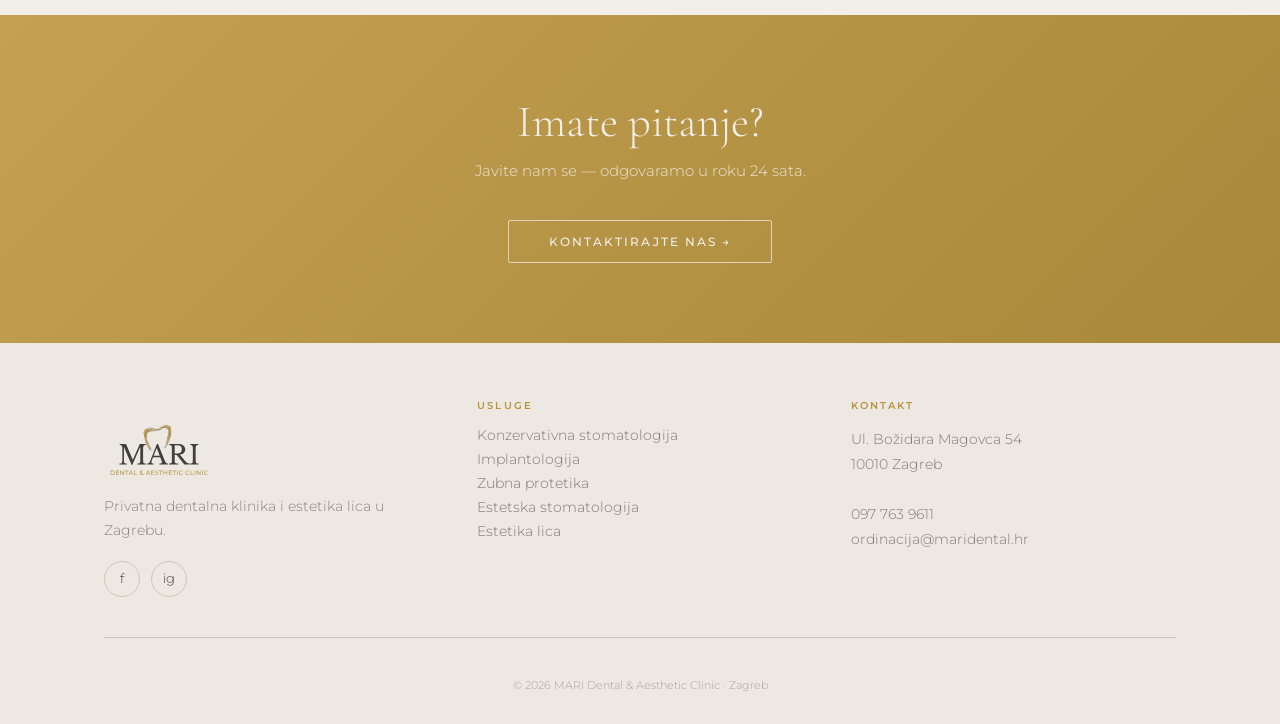
<file: konzervativa.html>
<!DOCTYPE html>
<html lang="hr">
<head>
<meta charset="UTF-8">
<meta name="viewport" content="width=device-width, initial-scale=1.0">
<title>Konzervativna stomatologija | MARI Dental & Aesthetic Clinic Zagreb</title>
<meta name="description" content="Liječenje karijesa i popravci zuba — precizno, bezbolno i trajno. Bez straha, bez iznenađenja.">
<link href="https://fonts.googleapis.com/css2?family=Cormorant+Garamond:ital,wght@0,300;0,400;0,600;1,300;1,400&family=Montserrat:wght@300;400;500;600&display=swap" rel="stylesheet">
<link rel="stylesheet" href="css/style.css">
</head>
<body>
<!-- TOPBAR -->
<div class="topbar">
  <div class="topbar-left"><span>📍 Ul. Božidara Magovca 54, Zagreb</span><span>🕐 Radno vrijeme uskoro</span></div>
  <div class="topbar-right"><a href="tel:0977639611">📞 097 763 9611</a><a href="mailto:ordinacija@maridental.hr">✉ ordinacija@maridental.hr</a></div>
</div>
<nav id="mainNav">
  <a href="index.html" class="nav-logo">
    <img src="slike/logo.svg" alt="MARI Dental">
    <div class="nav-logo-text">
      <span class="nav-logo-sub">Ordinacija dentalne medicine i estetike lica<br>dr. med. dent. Maria Gluvačević</span>
    </div>
  </a>
  <ul class="nav-links">
    <li><a href="index.html#usluge">Usluge</a></li>
    <li><a href="index.html#onama">O nama</a></li>
    <li><a href="index.html#cjenik">Cjenik</a></li>
    <li><a href="index.html#kontakt">Kontakt</a></li>
    <li><a href="index.html#kontakt" class="nav-cta">Naručite se →</a></li>
  </ul>
  <button class="hamburger" id="hamburger" aria-label="Izbornik"><span></span><span></span><span></span></button>
</nav>
<div class="mobile-menu" id="mobileMenu">
  <a href="index.html#usluge">Usluge</a>
  <a href="index.html#onama">O nama</a>
  <a href="index.html#cjenik">Cjenik</a>
  <a href="index.html#kontakt">Kontakt</a>
  <a href="index.html#kontakt">Naručite se →</a>
</div>
<img src="slike/pribor2.png" alt="Konzervativna stomatologija" class="sp-hero-img">
<section class="sp-hero">
  <div class="container">
    <p class="breadcrumb"><a href="index.html">← Natrag na sve usluge</a></p>
    <h1>Konzervativna <em>stomatologija</em></h1>
    <p>Liječenje karijesa i popravci zuba — precizno, bezbolno i trajno. Bez straha, bez iznenađenja.</p>
  </div>
</section>
<section class="sp-body">
  <div class="container">
    <div class="sp-grid">
      <div class="sp-main"><h2>Liječenje karijesa bez straha i bez <em>iznenađenja.</em></h2>
<p>Karijes ne mora značiti bol ni dugotrajne zahvate. U MARI klinici svaki zahvat počinje razgovorom — objašnjavamo što vidimo, što planiramo i koliko košta. Tek onda krenemo.</p>
<h2>Što <em>radimo?</em></h2>
<ul><li>Liječenje karijesa i postavljanje kompozitnih (bijelih) plombi</li><li>Popravci napuknutih ili oštećenih zubi</li><li>Zamjena starih amalgamskih plombi</li><li>Estetske korekcije oblika i boje zuba kompozitom</li><li>Zaštita zubi kod bruksizma (škripanje zubima)</li></ul>
<h2>Kako izgleda <em>pregled?</em></h2>
<p>Počinjemo razgovorom — saslušamo vaše tegobe, pregledamo zube i odmah vam objasnimo što vidimo. Dobivate jasan plan terapije s transparentnim troškovnikom još na prvom posjetu, bez obveze i bez iznenađenja.</p></div>
      <div class="sp-sidebar">
        <div class="sp-cta-box">
          <h3>Naručite se</h3>
          <p>Besplatan prvi pregled uz jasan plan terapije i transparentan troškovnik.</p>
          <a href="index.html#kontakt" class="btn-gold">Naručite se →</a>
        </div>
        <div class="sp-info-box">
          <h4>Brze informacije</h4>
          <ul><li>Trajanje: 30–60 minuta</li><li>Anestezija: po potrebi</li><li>Oporavak: odmah</li><li>Garancija: 2 godine na plombe</li></ul>
        </div>
      </div>
    </div>
  </div>
</section>
<div class="cta-banner">
  <h2>Imate pitanje?</h2>
  <p>Javite nam se — odgovaramo u roku 24 sata.</p>
  <a href="index.html#kontakt" class="btn-white">Kontaktirajte nas →</a>
</div>
<footer>
  <div class="container">
    <div class="footer-grid">
      <div class="footer-brand">
        <img src="slike/logo.svg" alt="MARI">
        <p>Privatna dentalna klinika i estetika lica u Zagrebu.</p>
        <div class="footer-social"><a href="https://www.facebook.com/maridental" target="_blank">f</a><a href="https://www.instagram.com/maridental" target="_blank">ig</a></div>
      </div>
      <div class="footer-col">
        <h4>Usluge</h4>
        <a href="konzervativa.html">Konzervativna stomatologija</a>
        <a href="implantologija.html">Implantologija</a>
        <a href="protetika.html">Zubna protetika</a>
        <a href="estetska.html">Estetska stomatologija</a>
        <a href="estetika-lica.html">Estetika lica</a>
      </div>
      <div class="footer-col">
        <h4>Kontakt</h4>
        <p>Ul. Božidara Magovca 54<br>10010 Zagreb<br><br>097 763 9611<br>ordinacija@maridental.hr</p>
      </div>
    </div>
    <div class="footer-bottom">© 2026 MARI Dental & Aesthetic Clinic · Zagreb</div>
  </div>
</footer>
<script src="js/main.js"></script>
</body>
</html>
</file>
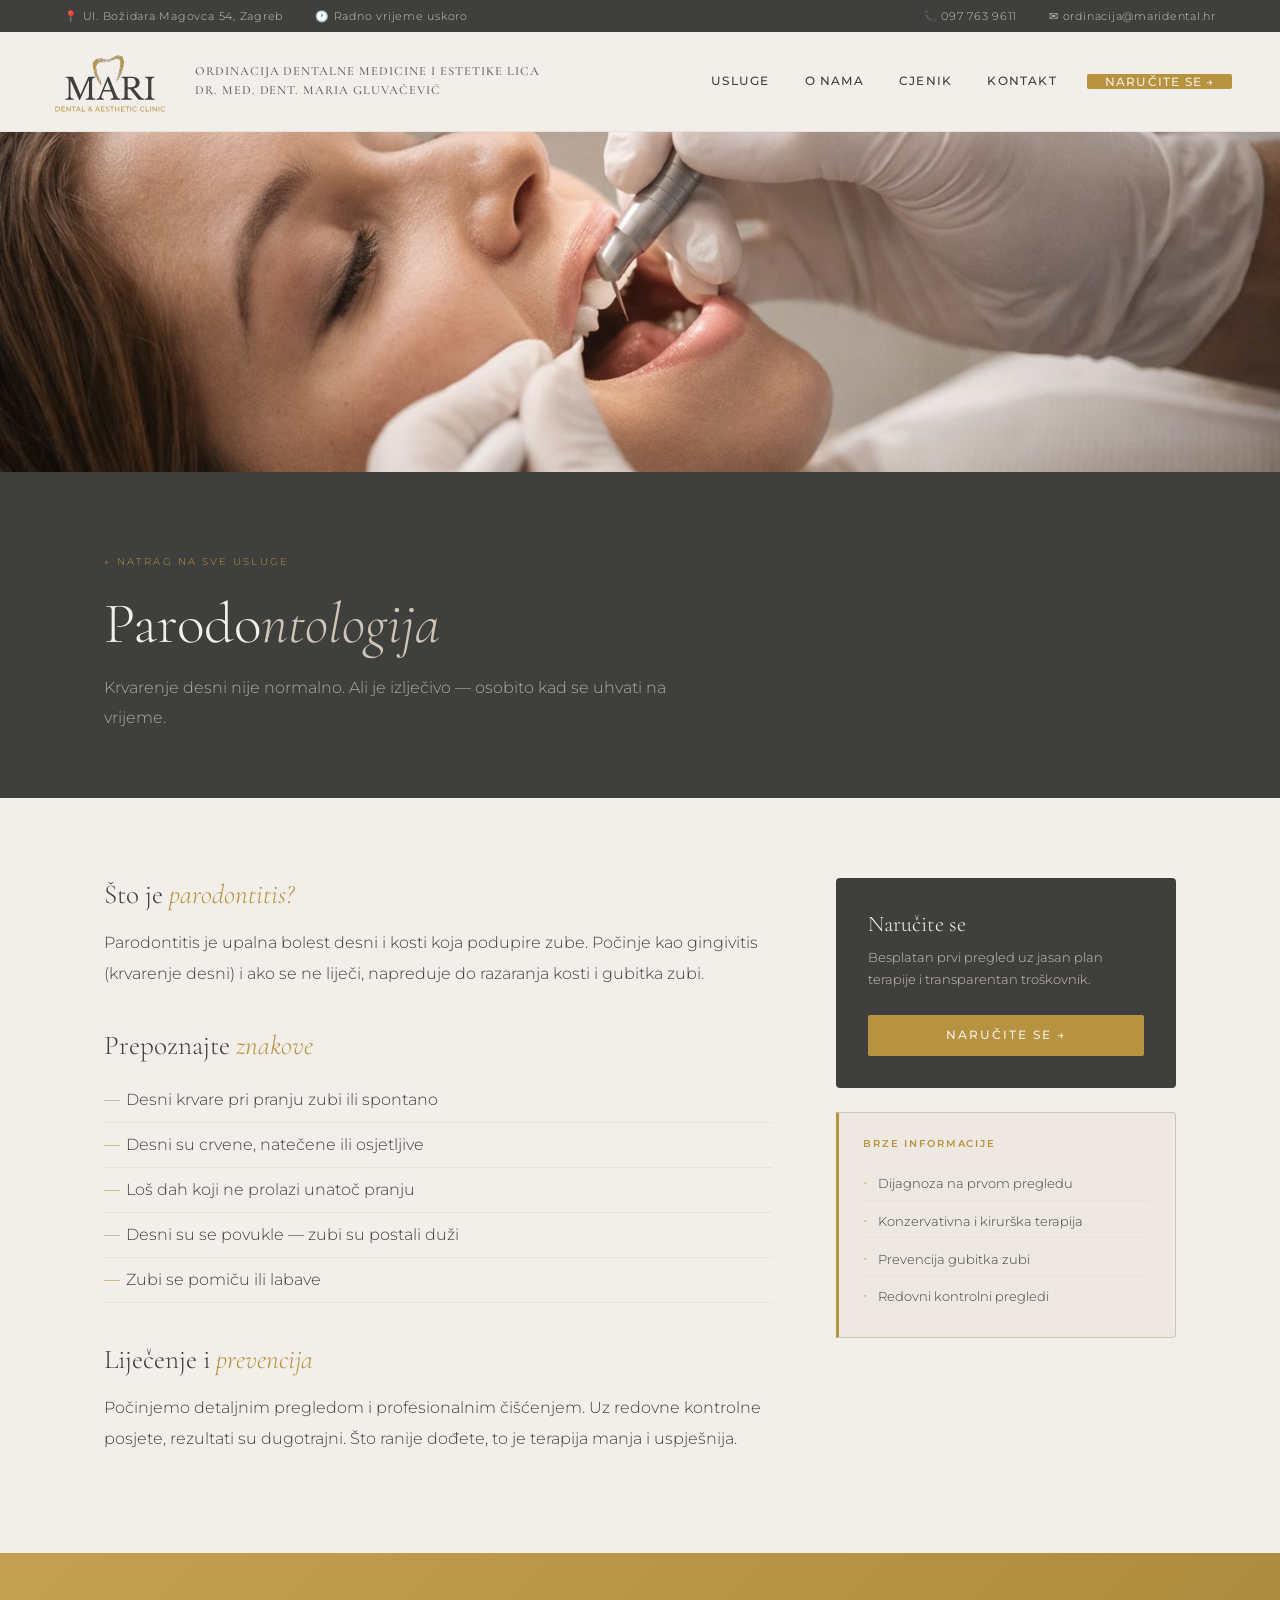
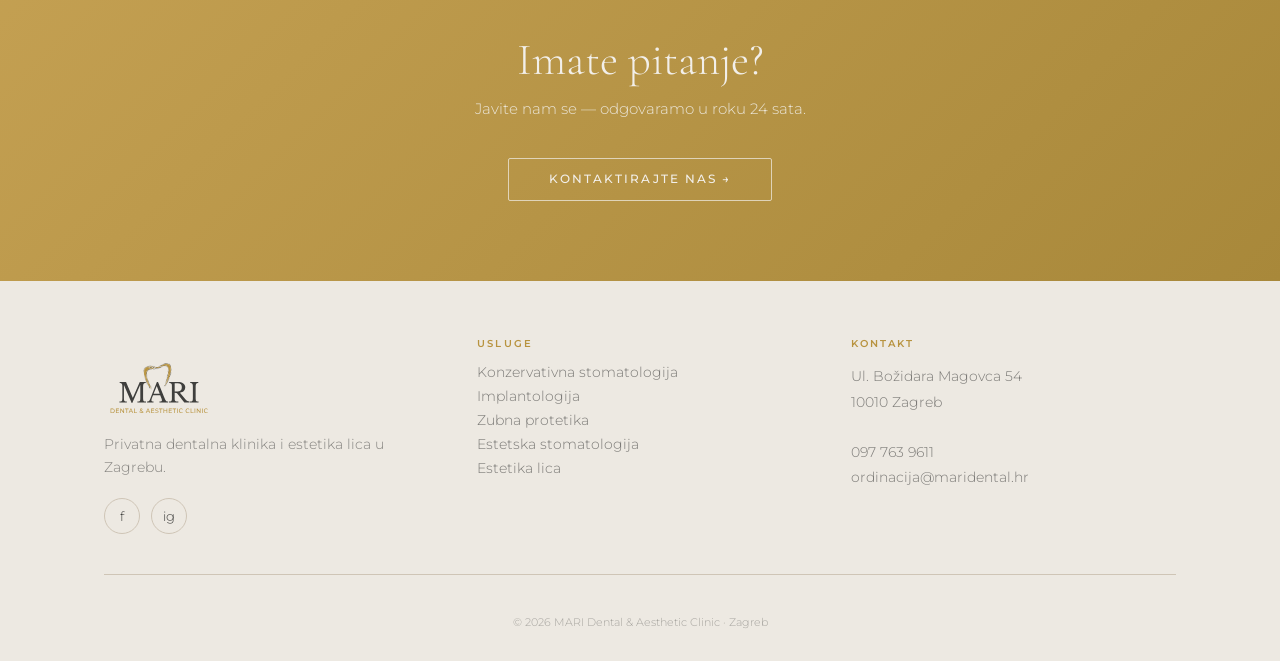
<file: parodontologija.html>
<!DOCTYPE html>
<html lang="hr">
<head>
<meta charset="UTF-8">
<meta name="viewport" content="width=device-width, initial-scale=1.0">
<title>Parodontologija | MARI Dental & Aesthetic Clinic Zagreb</title>
<meta name="description" content="Krvarenje desni nije normalno. Ali je izlječivo — osobito kad se uhvati na vrijeme.">
<link href="https://fonts.googleapis.com/css2?family=Cormorant+Garamond:ital,wght@0,300;0,400;0,600;1,300;1,400&family=Montserrat:wght@300;400;500;600&display=swap" rel="stylesheet">
<link rel="stylesheet" href="css/style.css">
</head>
<body>
<!-- TOPBAR -->
<div class="topbar">
  <div class="topbar-left"><span>📍 Ul. Božidara Magovca 54, Zagreb</span><span>🕐 Radno vrijeme uskoro</span></div>
  <div class="topbar-right"><a href="tel:0977639611">📞 097 763 9611</a><a href="mailto:ordinacija@maridental.hr">✉ ordinacija@maridental.hr</a></div>
</div>
<nav id="mainNav">
  <a href="index.html" class="nav-logo">
    <img src="slike/logo.svg" alt="MARI Dental">
    <div class="nav-logo-text">
      <span class="nav-logo-sub">Ordinacija dentalne medicine i estetike lica<br>dr. med. dent. Maria Gluvačević</span>
    </div>
  </a>
  <ul class="nav-links">
    <li><a href="index.html#usluge">Usluge</a></li>
    <li><a href="index.html#onama">O nama</a></li>
    <li><a href="index.html#cjenik">Cjenik</a></li>
    <li><a href="index.html#kontakt">Kontakt</a></li>
    <li><a href="index.html#kontakt" class="nav-cta">Naručite se →</a></li>
  </ul>
  <button class="hamburger" id="hamburger" aria-label="Izbornik"><span></span><span></span><span></span></button>
</nav>
<div class="mobile-menu" id="mobileMenu">
  <a href="index.html#usluge">Usluge</a>
  <a href="index.html#onama">O nama</a>
  <a href="index.html#cjenik">Cjenik</a>
  <a href="index.html#kontakt">Kontakt</a>
  <a href="index.html#kontakt">Naručite se →</a>
</div>
<img src="slike/pregledzubi.png" alt="Parodontologija" class="sp-hero-img">
<section class="sp-hero">
  <div class="container">
    <p class="breadcrumb"><a href="index.html">← Natrag na sve usluge</a></p>
    <h1>Parodo<em>ntologija</em></h1>
    <p>Krvarenje desni nije normalno. Ali je izlječivo — osobito kad se uhvati na vrijeme.</p>
  </div>
</section>
<section class="sp-body">
  <div class="container">
    <div class="sp-grid">
      <div class="sp-main"><h2>Što je <em>parodontitis?</em></h2>
<p>Parodontitis je upalna bolest desni i kosti koja podupire zube. Počinje kao gingivitis (krvarenje desni) i ako se ne liječi, napreduje do razaranja kosti i gubitka zubi.</p>
<h2>Prepoznajte <em>znakove</em></h2>
<ul><li>Desni krvare pri pranju zubi ili spontano</li><li>Desni su crvene, natečene ili osjetljive</li><li>Loš dah koji ne prolazi unatoč pranju</li><li>Desni su se povukle — zubi su postali duži</li><li>Zubi se pomiču ili labave</li></ul>
<h2>Liječenje i <em>prevencija</em></h2>
<p>Počinjemo detaljnim pregledom i profesionalnim čišćenjem. Uz redovne kontrolne posjete, rezultati su dugotrajni. Što ranije dođete, to je terapija manja i uspješnija.</p></div>
      <div class="sp-sidebar">
        <div class="sp-cta-box">
          <h3>Naručite se</h3>
          <p>Besplatan prvi pregled uz jasan plan terapije i transparentan troškovnik.</p>
          <a href="index.html#kontakt" class="btn-gold">Naručite se →</a>
        </div>
        <div class="sp-info-box">
          <h4>Brze informacije</h4>
          <ul><li>Dijagnoza na prvom pregledu</li><li>Konzervativna i kirurška terapija</li><li>Prevencija gubitka zubi</li><li>Redovni kontrolni pregledi</li></ul>
        </div>
      </div>
    </div>
  </div>
</section>
<div class="cta-banner">
  <h2>Imate pitanje?</h2>
  <p>Javite nam se — odgovaramo u roku 24 sata.</p>
  <a href="index.html#kontakt" class="btn-white">Kontaktirajte nas →</a>
</div>
<footer>
  <div class="container">
    <div class="footer-grid">
      <div class="footer-brand">
        <img src="slike/logo.svg" alt="MARI">
        <p>Privatna dentalna klinika i estetika lica u Zagrebu.</p>
        <div class="footer-social"><a href="https://www.facebook.com/maridental" target="_blank">f</a><a href="https://www.instagram.com/maridental" target="_blank">ig</a></div>
      </div>
      <div class="footer-col">
        <h4>Usluge</h4>
        <a href="konzervativa.html">Konzervativna stomatologija</a>
        <a href="implantologija.html">Implantologija</a>
        <a href="protetika.html">Zubna protetika</a>
        <a href="estetska.html">Estetska stomatologija</a>
        <a href="estetika-lica.html">Estetika lica</a>
      </div>
      <div class="footer-col">
        <h4>Kontakt</h4>
        <p>Ul. Božidara Magovca 54<br>10010 Zagreb<br><br>097 763 9611<br>ordinacija@maridental.hr</p>
      </div>
    </div>
    <div class="footer-bottom">© 2026 MARI Dental & Aesthetic Clinic · Zagreb</div>
  </div>
</footer>
<script src="js/main.js"></script>
</body>
</html>
</file>
<file: css/style.css>
/* ===========================
   MARI Dental & Aesthetic Clinic
   style.css
   =========================== */

/* --- Varijable --- */
:root {
  --off-white: #f2efea;
  --charcoal: #3f3f3d;
  --gold: #b8933f;
  --taupe: #cfc5b6;
  --light-taupe: #e8e3db;
  --beige: #ede9e2;
  --dark: #2a2a28;
}

/* --- Reset --- */
*, *::before, *::after { margin: 0; padding: 0; box-sizing: border-box; }
html { scroll-behavior: smooth; }
body { background: var(--off-white); color: var(--charcoal); font-family: 'Montserrat', sans-serif; font-size: 16px; font-weight: 300; overflow-x: hidden; }
a { text-decoration: none; color: inherit; }
img { max-width: 100%; display: block; }

/* --- Kontejner --- */
.container { max-width: 1200px; margin: 0 auto; padding: 0 4rem; }

/* --- Tipografija --- */
.section-label { font-size: .65rem; letter-spacing: .28em; text-transform: uppercase; color: var(--gold); font-weight: 500; margin-bottom: .6rem; display: block; }
.section-title { font-family: 'Cormorant Garamond', serif; font-size: clamp(2.2rem, 3.8vw, 3.2rem); font-weight: 300; line-height: 1.2; color: var(--charcoal); margin-bottom: 1rem; }
.section-title em { font-style: italic; color: var(--gold); }
.section-sub { font-size: .95rem; line-height: 1.9; color: rgba(63,63,61,.65); max-width: 560px; font-weight: 300; }
section { padding: 5.5rem 0; }

/* --- Gumbi --- */
.btn-gold { display: inline-block; background: var(--gold); color: var(--off-white); padding: .85rem 2rem; font-size: .72rem; letter-spacing: .18em; text-transform: uppercase; font-weight: 500; border-radius: 2px; border: none; cursor: pointer; transition: background .2s, transform .15s; font-family: 'Montserrat', sans-serif; }
.btn-gold:hover { background: #a07832; transform: translateY(-1px); }
.btn-ghost { display: inline-block; border: 1px solid rgba(242,239,234,.6); color: var(--off-white); padding: .85rem 2rem; font-size: .72rem; letter-spacing: .18em; text-transform: uppercase; font-weight: 500; border-radius: 2px; cursor: pointer; transition: all .2s; font-family: 'Montserrat', sans-serif; background: transparent; }
.btn-ghost:hover { border-color: var(--gold); color: var(--gold); }
.btn-ghost-dark { border-color: var(--taupe); color: var(--charcoal); }
.btn-ghost-dark:hover { border-color: var(--gold); color: var(--gold); }
.btn-white { display: inline-block; background: transparent; color: var(--off-white); padding: .85rem 2.5rem; font-size: .72rem; letter-spacing: .18em; text-transform: uppercase; font-weight: 500; border-radius: 2px; cursor: pointer; border: 1px solid rgba(242,239,234,.7); transition: all .2s; font-family: 'Montserrat', sans-serif; }
.btn-white:hover { background: var(--off-white); color: var(--charcoal); }

/* ===========================
   TOPBAR
   =========================== */
.topbar { background: var(--charcoal); padding: .55rem 4rem; display: flex; justify-content: space-between; align-items: center; font-size: .68rem; color: var(--taupe); letter-spacing: .07em; }
.topbar a { color: var(--taupe); transition: color .2s; }
.topbar a:hover { color: var(--gold); }
.topbar-left, .topbar-right { display: flex; gap: 2rem; align-items: center; }

/* ===========================
   NAVIGACIJA
   =========================== */
nav { position: sticky; top: 0; z-index: 200; background: rgba(242,239,234,.97); backdrop-filter: blur(10px); border-bottom: 1px solid var(--light-taupe); padding: 0 3rem; display: flex; justify-content: space-between; align-items: center; height: 100px; transition: box-shadow .3s; }
nav.scrolled { box-shadow: 0 2px 20px rgba(63,63,61,.1); }

.nav-logo { display: flex; align-items: center; gap: 1.4rem; }
.nav-logo img { height: 90px; width: auto; display: block; object-fit: contain; margin-bottom: 20px; }
.nav-logo-text { display: flex; flex-direction: column; justify-content: center; gap: .2rem; }
.nav-logo-sub { font-size: .78rem; font-weight: 500; font-family: 'Cormorant Garamond', serif; letter-spacing: .08em; text-transform: uppercase; color: rgba(63,63,61,.8); line-height: 1.5; }

.nav-links { display: flex; gap: 0; list-style: none; align-items: center; height: 100%; }
.nav-links > li { height: 100%; display: flex; align-items: center; }
.nav-links > li > a { padding: 0 1.1rem; color: var(--charcoal); font-size: .75rem; letter-spacing: .1em; text-transform: uppercase; font-weight: 500; height: 100%; display: flex; align-items: center; border-bottom: 2px solid transparent; transition: color .2s, border-color .2s; }
.nav-links > li > a:hover { color: var(--gold); border-bottom-color: var(--gold); }
.nav-cta { background: var(--gold) !important; color: var(--off-white) !important; padding: .6rem 1.4rem; border-radius: 2px; height: auto !important; border-bottom: none !important; margin-left: .8rem; white-space: nowrap; transition: background .2s !important; }
.nav-cta:hover { background: var(--charcoal) !important; }

/* Hamburger */
.hamburger { display: none; flex-direction: column; gap: 5px; cursor: pointer; padding: 4px; background: none; border: none; z-index: 300; }
.hamburger span { display: block; width: 24px; height: 2px; background: var(--charcoal); border-radius: 2px; transition: transform .3s, opacity .3s; }
.hamburger.open span:nth-child(1) { transform: translateY(7px) rotate(45deg); }
.hamburger.open span:nth-child(2) { opacity: 0; }
.hamburger.open span:nth-child(3) { transform: translateY(-7px) rotate(-45deg); }

.mobile-menu { display: none; position: fixed; top: 96px; left: 0; right: 0; background: rgba(242,239,234,.98); backdrop-filter: blur(12px); border-bottom: 1px solid var(--light-taupe); z-index: 199; padding: 1.5rem 2rem 2rem; flex-direction: column; box-shadow: 0 8px 30px rgba(63,63,61,.12); }
.mobile-menu.open { display: flex; }
.mobile-menu a { display: block; padding: 1rem 0; font-size: .8rem; letter-spacing: .12em; text-transform: uppercase; font-weight: 500; color: var(--charcoal); border-bottom: 1px solid var(--light-taupe); transition: color .2s; }
.mobile-menu a:hover { color: var(--gold); }
.mobile-menu a:last-child { margin-top: 1rem; background: var(--gold); color: var(--off-white) !important; padding: 1rem; text-align: center; border-bottom: none; border-radius: 2px; }

/* ===========================
   USP STRIP
   =========================== */
.usp-strip { background: var(--light-taupe); border-top: 1px solid var(--taupe); border-bottom: 1px solid var(--taupe); padding: 1.2rem 4rem; display: flex; justify-content: center; flex-wrap: nowrap; overflow-x: auto; gap: 0; }
.usp-item { display: flex; align-items: center; gap: .6rem; padding: 0 1.6rem; font-size: .68rem; letter-spacing: .1em; text-transform: uppercase; color: var(--charcoal); font-weight: 500; border-right: 1px solid var(--taupe); white-space: nowrap; flex-shrink: 0; }
.usp-item:last-child { border-right: none; }
.usp-dot { width: 5px; height: 5px; background: var(--gold); border-radius: 50%; flex-shrink: 0; }

/* ===========================
   HERO
   =========================== */
.hero { position: relative; min-height: 92vh; display: flex; align-items: center; overflow: hidden; background: var(--charcoal); }
.hero-bg { position: absolute; inset: 0; }
.hero-bg img { width: 100%; height: 100%; object-fit: cover; object-position: center top; }
.hero-bg::after { content: ''; position: absolute; inset: 0; background: linear-gradient(90deg, rgba(42,42,40,.9) 0%, rgba(42,42,40,.65) 50%, rgba(42,42,40,.1) 100%); }
.hero-content { position: relative; z-index: 2; max-width: 680px; padding: 6rem 4rem 6rem 8rem; }
.hero-eyebrow { display: inline-block; font-size: .7rem; letter-spacing: .3em; text-transform: uppercase; color: var(--gold); font-weight: 500; margin-bottom: 1.4rem; padding-bottom: .5rem; border-bottom: 1px solid rgba(184,147,63,.3); }
.hero h1 { font-family: 'Cormorant Garamond', serif; font-size: clamp(2.2rem, 4vw, 3.5rem); font-weight: 300; line-height: 1.12; color: var(--off-white); margin-bottom: 1.6rem; }
.hero h1 em { font-style: italic; color: var(--taupe); }
.hero-sub { font-size: 1rem; line-height: 1.9; color: rgba(242,239,234,.8); max-width: 480px; margin-bottom: 2.5rem; }
.hero-btns { display: flex; gap: 1rem; flex-wrap: wrap; margin-bottom: 3rem; }
.hero-stats { display: flex; gap: 3rem; padding-top: 2rem; border-top: 1px solid rgba(207,197,182,.2); }
.hero-stat-num { font-family: 'Cormorant Garamond', serif; font-size: 2.8rem; font-weight: 600; color: var(--gold); line-height: 1; }
.hero-stat-lbl { font-size: .68rem; letter-spacing: .12em; text-transform: uppercase; color: rgba(207,197,182,.6); margin-top: .3rem; }

/* ===========================
   O NAMA
   =========================== */
.about { background: var(--off-white); }
.about-grid { display: grid; grid-template-columns: 1fr 1fr; gap: 6rem; align-items: center; }
.about-img-wrap { position: relative; height: 540px; }
.about-img-wrap img { width: 100%; height: 100%; object-fit: cover; border-radius: 4px; }
.about-deco { position: absolute; bottom: -1.5rem; right: -1.5rem; width: 150px; height: 150px; border: 1px solid rgba(184,147,63,.25); border-radius: 2px; pointer-events: none; }
.about-text p { font-size: .98rem; line-height: 1.9; 
   
   
   1.3rem; color: var(--charcoal); font-weight: 300; }
.about-values { display: grid; grid-template-columns: 1fr 1fr; gap: .8rem; margin-top: 2rem; }
.value-box { padding: 1.1rem; border-left: 2px solid var(--gold); background: var(--light-taupe); }
.value-box strong { display: block; font-size: .67rem; letter-spacing: .12em; text-transform: uppercase; color: var(--gold); font-weight: 500; margin-bottom: .3rem; }
.value-box span { font-size: .82rem; color: var(--charcoal); line-height: 1.5; font-weight: 300; }

/* ===========================
   USLUGE
   =========================== */
.services { background: var(--beige); }
/* Kartice usluga bez slika */
.services-grid { display: grid; grid-template-columns: repeat(3, 1fr); gap: 1.2rem; margin-top: 3rem; }
.service-card { background: var(--off-white); border-radius: 4px; overflow: hidden; border: 1px solid var(--light-taupe); transition: transform .25s, box-shadow .25s; padding: 2rem; }
.service-card:hover { transform: translateY(-4px); box-shadow: 0 12px 35px rgba(63,63,61,.1); border-color: var(--gold); }
.service-card-icon { font-size: 2rem; margin-bottom: 1rem; display: block; }
.service-card-num-text { font-family: 'Cormorant Garamond', serif; font-size: 1rem; font-style: italic; color: rgba(184,147,63,.5); font-weight: 300; display: block; margin-bottom: .4rem; }
.service-card-body h3 { font-family: 'Cormorant Garamond', serif; font-size: 1.3rem; font-weight: 600; color: var(--charcoal); margin-bottom: .5rem; }
.service-card-body p { font-size: .88rem; line-height: 1.8; color: rgba(63,63,61,.65); font-weight: 300; margin-bottom: 1.2rem; }
.service-card-link { font-size: .68rem; letter-spacing: .15em; text-transform: uppercase; color: var(--gold); font-weight: 500; display: inline-block; transition: color .2s; }
.service-card-link:hover { color: var(--charcoal); }

/* ===========================
   ESTETIKA LICA
   =========================== */
.aesthetics { background: var(--off-white); }
.aesthetics-grid { display: grid; grid-template-columns: 1fr 1fr; gap: 5rem; align-items: center; margin-top: 3rem; }
.aes-list { list-style: none; }
.aes-list li { padding: 1.1rem 0; border-bottom: 1px solid var(--light-taupe); display: flex; gap: 1rem; align-items: flex-start; }
.aes-list li:last-child { border-bottom: none; }
.aes-num { font-family: 'Cormorant Garamond', serif; font-size: 1.5rem; font-weight: 300; color: rgba(184,147,63,.5); font-style: italic; flex-shrink: 0; width: 1.8rem; line-height: 1.3; }
.aes-content strong { display: block; font-size: .95rem; color: var(--charcoal); font-weight: 500; margin-bottom: .2rem; }
.aes-content span { font-size: .85rem; color: rgba(63,63,61,.65); line-height: 1.6; font-weight: 300; }
.aes-img-wrap { border-radius: 4px; overflow: hidden; height: 520px; }
.aes-img-wrap img { width: 100%; height: 100%; object-fit: cover; object-position: center top; }
.aes-btns { display: flex; gap: 1rem; flex-wrap: wrap; margin-top: 2.5rem; }

/* ===========================
   DOKTORICA
   =========================== */
.doctor { background: var(--beige); }
.doctor-grid { display: grid; grid-template-columns: 380px 1fr; gap: 6rem; align-items: start; }
.doctor-photo { height: 520px; border-radius: 4px; overflow: hidden; position: relative; }
.doctor-photo img { width: 100%; height: 100%; object-fit: cover; object-position: center top; }
.doctor-photo::after { content: ''; position: absolute; inset: 1rem; border: 1px solid rgba(184,147,63,.2); border-radius: 3px; pointer-events: none; }
.doctor-content blockquote { font-family: 'Cormorant Garamond', serif; font-size: 1.75rem; font-style: italic; font-weight: 300; color: var(--charcoal); border-left: 3px solid var(--gold); padding-left: 1.5rem; line-height: 1.35; margin-bottom: 2.5rem; }
.doctor-content p { font-size: .98rem; line-height: 1.9; color: var(--charcoal); margin-bottom: 1.2rem; font-weight: 300; }
.doctor-stats { display: flex; gap: 2.5rem; padding: 1.8rem 0; border-top: 1px solid var(--light-taupe); border-bottom: 1px solid var(--light-taupe); margin: 2rem 0; }
.stat-val { font-family: 'Cormorant Garamond', serif; font-size: 2.7rem; font-weight: 600; color: var(--gold); line-height: 1; }
.stat-lbl { font-size: .6rem; letter-spacing: .12em; text-transform: uppercase; color: rgba(63,63,61,.5); font-weight: 500; margin-top: .3rem; }

/* ===========================
   CJENIK
   =========================== */
.pricing { background: var(--off-white); }
.pricing-grid { display: grid; grid-template-columns: repeat(3, 1fr); gap: 1.4rem; margin-top: 3rem; margin-bottom: 1.5rem; }
.pricing-card { background: var(--off-white); border-radius: 4px; border: 1px solid var(--light-taupe); overflow: hidden; }
.pricing-card-head { background: var(--charcoal); padding: 1.4rem; border-bottom: 2px solid var(--gold); }
.pricing-card-head h3 { font-family: 'Cormorant Garamond', serif; font-size: 1.1rem; font-weight: 600; color: var(--off-white); }
.pricing-card-head p { font-size: .67rem; color: var(--taupe); margin-top: .2rem; font-weight: 300; }
.pricing-card-body { padding: 1.1rem 1.4rem; }
.pricing-item { display: flex; justify-content: space-between; align-items: baseline; padding: .6rem 0; border-bottom: 1px solid var(--light-taupe); }
.pricing-item:last-child { border-bottom: none; }
.pricing-item-name { font-size: .82rem; color: var(--charcoal); font-weight: 300; }
.pricing-item-price { font-family: 'Cormorant Garamond', serif; font-size: 1rem; font-weight: 600; color: var(--gold); white-space: nowrap; margin-left: .8rem; }
.pricing-disclaimer { background: rgba(184,147,63,.07); border: 1px solid rgba(184,147,63,.2); border-radius: 4px; padding: 1.4rem 1.8rem; font-size: .85rem; color: var(--charcoal); line-height: 1.7; font-weight: 300; }
.pricing-disclaimer strong { color: var(--gold); font-weight: 600; }

/* ===========================
   RECENZIJE
   =========================== */
.reviews { background: var(--beige); padding: 5.5rem 0; }
.reviews-grid { display: grid; grid-template-columns: repeat(3, 1fr); gap: 1.4rem; margin-top: 3rem; }
.review-card { background: var(--off-white); border: 1px solid var(--light-taupe); border-radius: 4px; padding: 2rem; position: relative; }
.review-card::before { content: '"'; font-family: 'Cormorant Garamond', serif; font-size: 5rem; line-height: .8; color: rgba(184,147,63,.25); position: absolute; top: 1rem; right: 1.4rem; }
.review-stars { color: var(--gold); font-size: .85rem; margin-bottom: .9rem; }
.review-text { font-family: 'Cormorant Garamond', serif; font-size: 1.15rem; font-style: italic; font-weight: 300; color: var(--charcoal); line-height: 1.8; margin-bottom: 1.4rem; }
.review-author { font-size: .65rem; letter-spacing: .15em; text-transform: uppercase; color: var(--gold); font-weight: 500; }

/* ===========================
   CTA BANNER
   =========================== */
.cta-banner { background: linear-gradient(135deg, #c4a052 0%, #a8883a 100%); padding: 5rem 4rem; text-align: center; }
.cta-banner h2 { font-family: 'Cormorant Garamond', serif; font-size: clamp(2rem, 3.5vw, 3rem); font-weight: 300; color: var(--off-white); margin-bottom: .8rem; }
.cta-banner p { font-size: .92rem; color: rgba(242,239,234,.9); margin-bottom: 2.5rem; font-weight: 300; }

/* ===========================
   KONTAKT
   =========================== */
.contact { background: var(--off-white); }
.contact-grid { display: grid; grid-template-columns: 1fr 1fr; gap: 5rem; margin-top: 3rem; }
.contact-info-item { display: flex; gap: 1.1rem; margin-bottom: 1.7rem; align-items: flex-start; }
.c-icon { width: 40px; height: 40px; background: var(--light-taupe); border: 1px solid var(--taupe); border-radius: 2px; display: flex; align-items: center; justify-content: center; flex-shrink: 0; font-size: 1rem; }
.contact-info-item strong { display: block; font-size: .65rem; letter-spacing: .18em; text-transform: uppercase; color: var(--gold); font-weight: 500; margin-bottom: .3rem; }
.contact-info-item p { font-size: .95rem; color: var(--charcoal); line-height: 1.6; font-weight: 300; }
.parking-box { background: var(--beige); border: 1px solid var(--taupe); border-left: 3px solid var(--gold); padding: 1.1rem 1.4rem; border-radius: 0 4px 4px 0; margin-top: 1.4rem; }
.parking-box strong { font-size: .65rem; letter-spacing: .15em; text-transform: uppercase; color: var(--gold); }
.parking-box p { font-size: .85rem; color: var(--charcoal); margin-top: .3rem; line-height: 1.6; font-weight: 300; }
.contact-form input, .contact-form select, .contact-form textarea { width: 100%; background: var(--off-white); border: 1px solid var(--taupe); color: var(--charcoal); padding: .85rem 1rem; font-family: 'Montserrat', sans-serif; font-size: .85rem; font-weight: 300; border-radius: 2px; outline: none; transition: border-color .2s; margin-bottom: .75rem; -webkit-appearance: none; }
.contact-form input:focus, .contact-form select:focus, .contact-form textarea:focus { border-color: var(--gold); }
.contact-form input::placeholder, .contact-form textarea::placeholder { color: rgba(63,63,61,.35); }
.contact-form textarea { height: 110px; resize: none; }
.form-row { display: grid; grid-template-columns: 1fr 1fr; gap: .75rem; }

/* ===========================
   FOOTER
   =========================== */
footer { background: var(--beige); padding: 3.5rem 0 2rem; }
.footer-map { width: 100%; height: 280px; border-radius: 4px; overflow: hidden; margin-bottom: 3rem; border: 1px solid var(--light-taupe); }
.footer-map iframe { width: 100%; height: 100%; border: none; }
.footer-grid { display: grid; grid-template-columns: 1fr 1fr 1fr; gap: 3rem; margin-bottom: 2.5rem; padding-bottom: 2.5rem; border-bottom: 1px solid var(--taupe); }
.footer-brand img { height: 80px; width: auto; margin-bottom: 1rem; display: block; }
.footer-brand p { font-size: .85rem; color: rgba(63,63,61,.6); line-height: 1.7; font-weight: 300; }
.footer-social { display: flex; gap: .7rem; margin-top: 1.2rem; }
.footer-social a { width: 36px; height: 36px; border-radius: 50%; border: 1px solid var(--taupe); display: flex; align-items: center; justify-content: center; transition: all .2s; font-size: .8rem; color: var(--charcoal); }
.footer-social a:hover { border-color: var(--gold); color: var(--gold); }
.footer-col h4 { font-size: .65rem; letter-spacing: .2em; text-transform: uppercase; color: var(--gold); font-weight: 600; margin-bottom: .9rem; }
.footer-col a { display: block; font-size: .85rem; color: rgba(63,63,61,.65); margin-bottom: .5rem; font-weight: 300; transition: color .2s; }
.footer-col a:hover { color: var(--gold); }
.footer-col p { font-size: .85rem; color: rgba(63,63,61,.65); line-height: 1.85; font-weight: 300; }
.footer-bottom { text-align: center; font-size: .68rem; color: rgba(63,63,61,.4); font-weight: 300; }

/* ===========================
   PODSTRANICE - USLUGE
   =========================== */
.sp-hero-img { width: 100%; height: 340px; object-fit: cover; object-position: center; display: block; }
.sp-hero { background: var(--charcoal); padding: 5rem 0 4rem; }
.sp-hero .breadcrumb { font-size: .65rem; letter-spacing: .2em; text-transform: uppercase; color: var(--taupe); margin-bottom: 1.2rem; }
.sp-hero .breadcrumb a { color: var(--gold); }
.sp-hero h1 { font-family: 'Cormorant Garamond', serif; font-size: clamp(2.5rem, 4.5vw, 3.8rem); font-weight: 300; color: var(--off-white); line-height: 1.15; margin-bottom: 1rem; }
.sp-hero h1 em { font-style: italic; color: var(--taupe); }
.sp-hero p { font-size: 1rem; line-height: 1.9; color: rgba(207,197,182,.8); max-width: 600px; }
.sp-body { padding: 5rem 0; }
.sp-grid { display: grid; grid-template-columns: 1fr 340px; gap: 4rem; align-items: start; }
.sp-main h2 { font-family: 'Cormorant Garamond', serif; font-size: 1.7rem; font-weight: 300; color: var(--charcoal); margin-bottom: 1rem; margin-top: 2.5rem; }
.sp-main h2:first-child { margin-top: 0; }
.sp-main h2 em { font-style: italic; color: var(--gold); }
.sp-main p { font-size: 1rem; line-height: 1.95; color: var(--charcoal); margin-bottom: 1.2rem; font-weight: 300; }
.sp-main ul { list-style: none; margin-bottom: 1.5rem; }
.sp-main ul li { font-size: .97rem; line-height: 1.8; color: var(--charcoal); padding: .5rem 0 .5rem 1.4rem; position: relative; font-weight: 300; border-bottom: 1px solid var(--light-taupe); }
.sp-main ul li::before { content: '—'; position: absolute; left: 0; color: var(--gold); }
.sp-sidebar { position: sticky; top: 6rem; }
.sp-cta-box { background: var(--charcoal); border-radius: 4px; padding: 2rem; margin-bottom: 1.5rem; }
.sp-cta-box h3 { font-family: 'Cormorant Garamond', serif; font-size: 1.4rem; font-weight: 300; color: var(--off-white); margin-bottom: .6rem; }
.sp-cta-box p { font-size: .82rem; color: var(--taupe); line-height: 1.7; margin-bottom: 1.5rem; font-weight: 300; }
.sp-cta-box .btn-gold { width: 100%; text-align: center; display: block; }
.sp-info-box { background: var(--beige); border: 1px solid var(--taupe); border-left: 3px solid var(--gold); border-radius: 0 4px 4px 0; padding: 1.5rem; }
.sp-info-box h4 { font-size: .65rem; letter-spacing: .18em; text-transform: uppercase; color: var(--gold); font-weight: 600; margin-bottom: .8rem; }
.sp-info-box ul { list-style: none; }
.sp-info-box ul li { font-size: .82rem; color: var(--charcoal); padding: .4rem 0; display: flex; gap: .6rem; align-items: baseline; font-weight: 300; border-bottom: 1px solid var(--light-taupe); }
.sp-info-box ul li:last-child { border-bottom: none; }
.sp-info-box ul li::before { content: '·'; color: var(--gold); font-size: 1.2rem; }

/* ===========================
   RESPONZIVNO
   =========================== */
@media (max-width: 960px) {
  .nav-logo-text { display: none; }
  .nav-logo img { height: 72px; }
  nav { height: 80px; padding: 0 1.5rem; }
  .mobile-menu { top: 80px; }
  .topbar { display: none; }
  nav { padding: 0 1.5rem; height: 80px; }
  .nav-links { display: none; }
  .nav-logo-text { display: none; }
  .nav-logo img { height: 70px; }
  .hamburger { display: flex; }
  .container { padding: 0 1.5rem; }
  .usp-strip { padding: 1rem 1.5rem; flex-wrap: wrap; }
  .usp-item { padding: .3rem .8rem; border-right: none; border-bottom: 1px solid var(--taupe); width: 48%; justify-content: center; }
  .about-grid, .aesthetics-grid, .doctor-grid, .contact-grid { grid-template-columns: 1fr; gap: 2.5rem; }
  .services-grid, .pricing-grid, .reviews-grid { grid-template-columns: 1fr 1fr; }
  .about-img-wrap { height: 320px; }
  .about-values { grid-template-columns: 1fr; }
  .hero-content { padding: 5rem 1.5rem 4rem; }
  .hero-stats { gap: 1.5rem; }
  .doctor-photo { height: 360px; }
  .footer-grid { grid-template-columns: 1fr; gap: 2rem; }
  .cta-banner { padding: 4rem 1.5rem; }
  .sp-grid { grid-template-columns: 1fr; }
  .sp-sidebar { position: relative; top: 0; }
  .mobile-menu { top: 80px; }
}

@media (max-width: 600px) {
  section { padding: 4rem 0; }
  .services-grid, .pricing-grid, .reviews-grid { grid-template-columns: 1fr; }
  .form-row { grid-template-columns: 1fr; }
  .hero-stats { flex-wrap: wrap; gap: 1rem; }
  .usp-item { width: 100%; }
}
</file>
